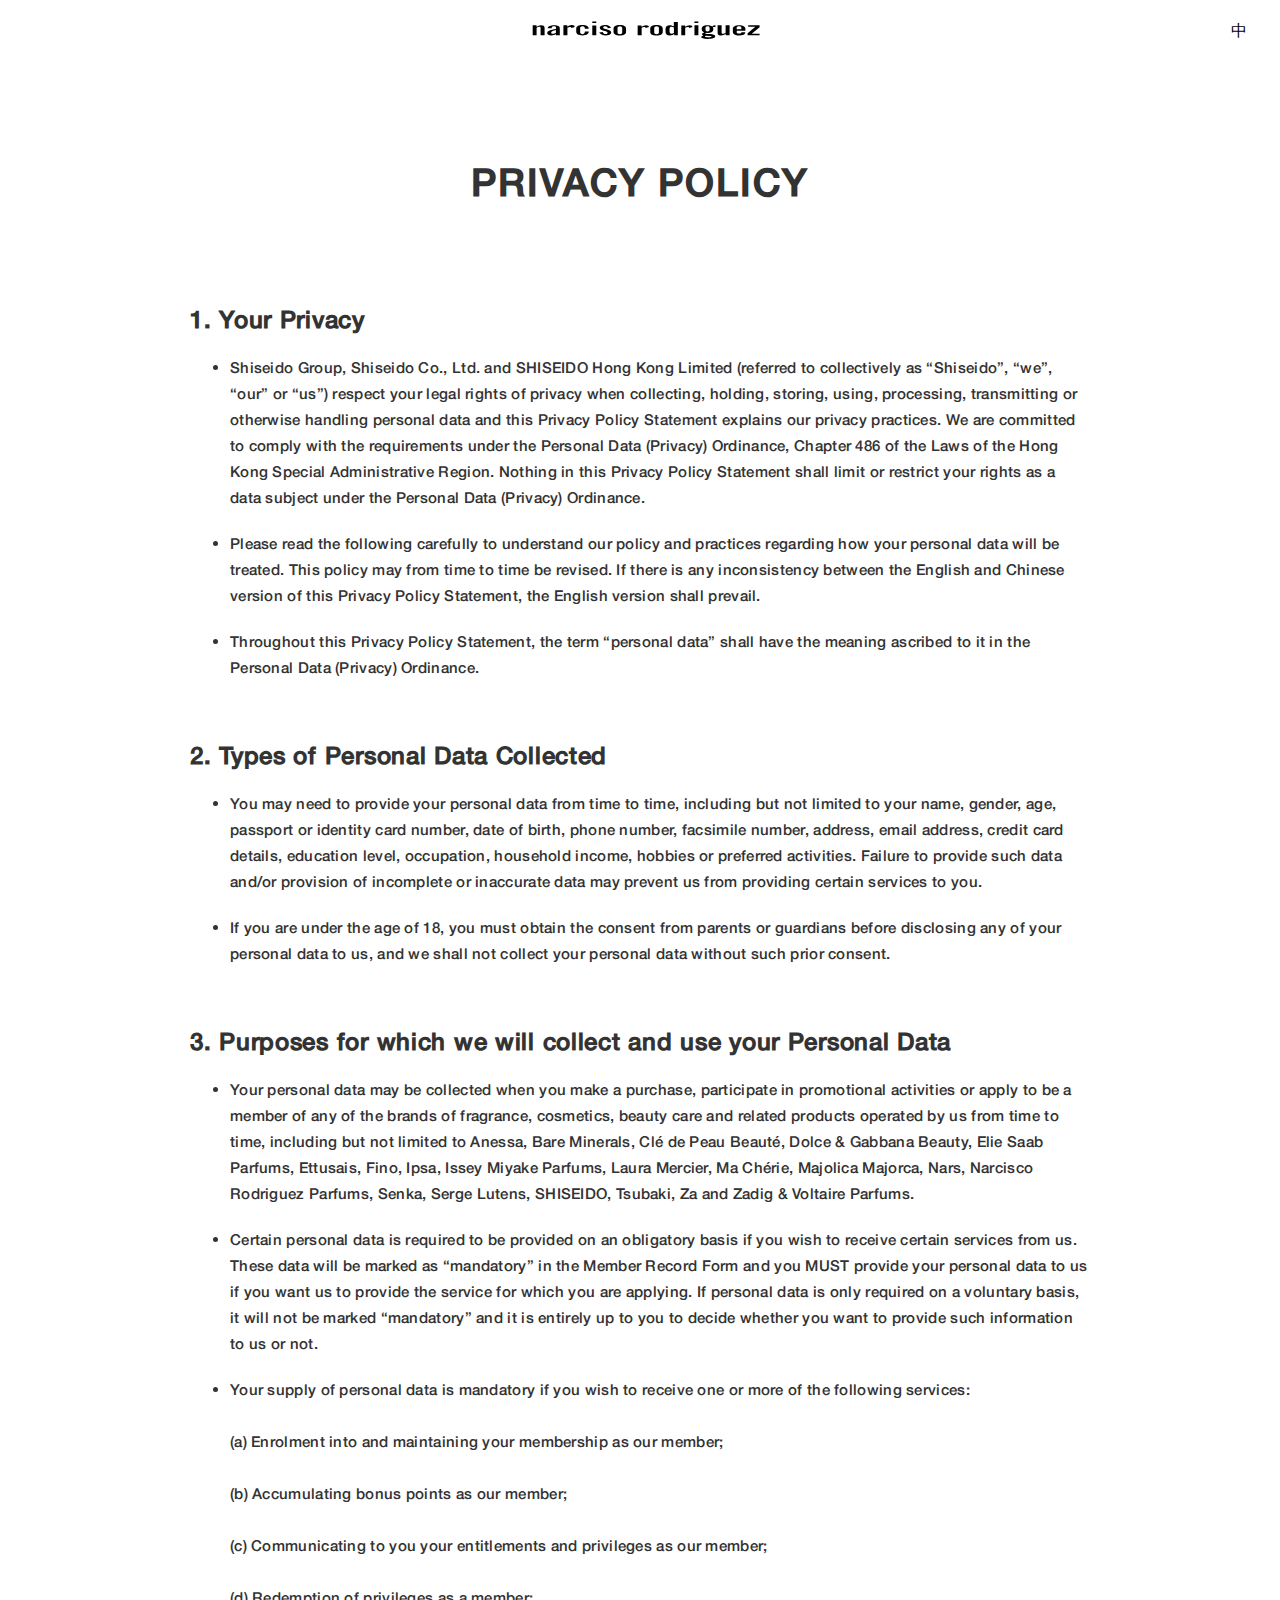
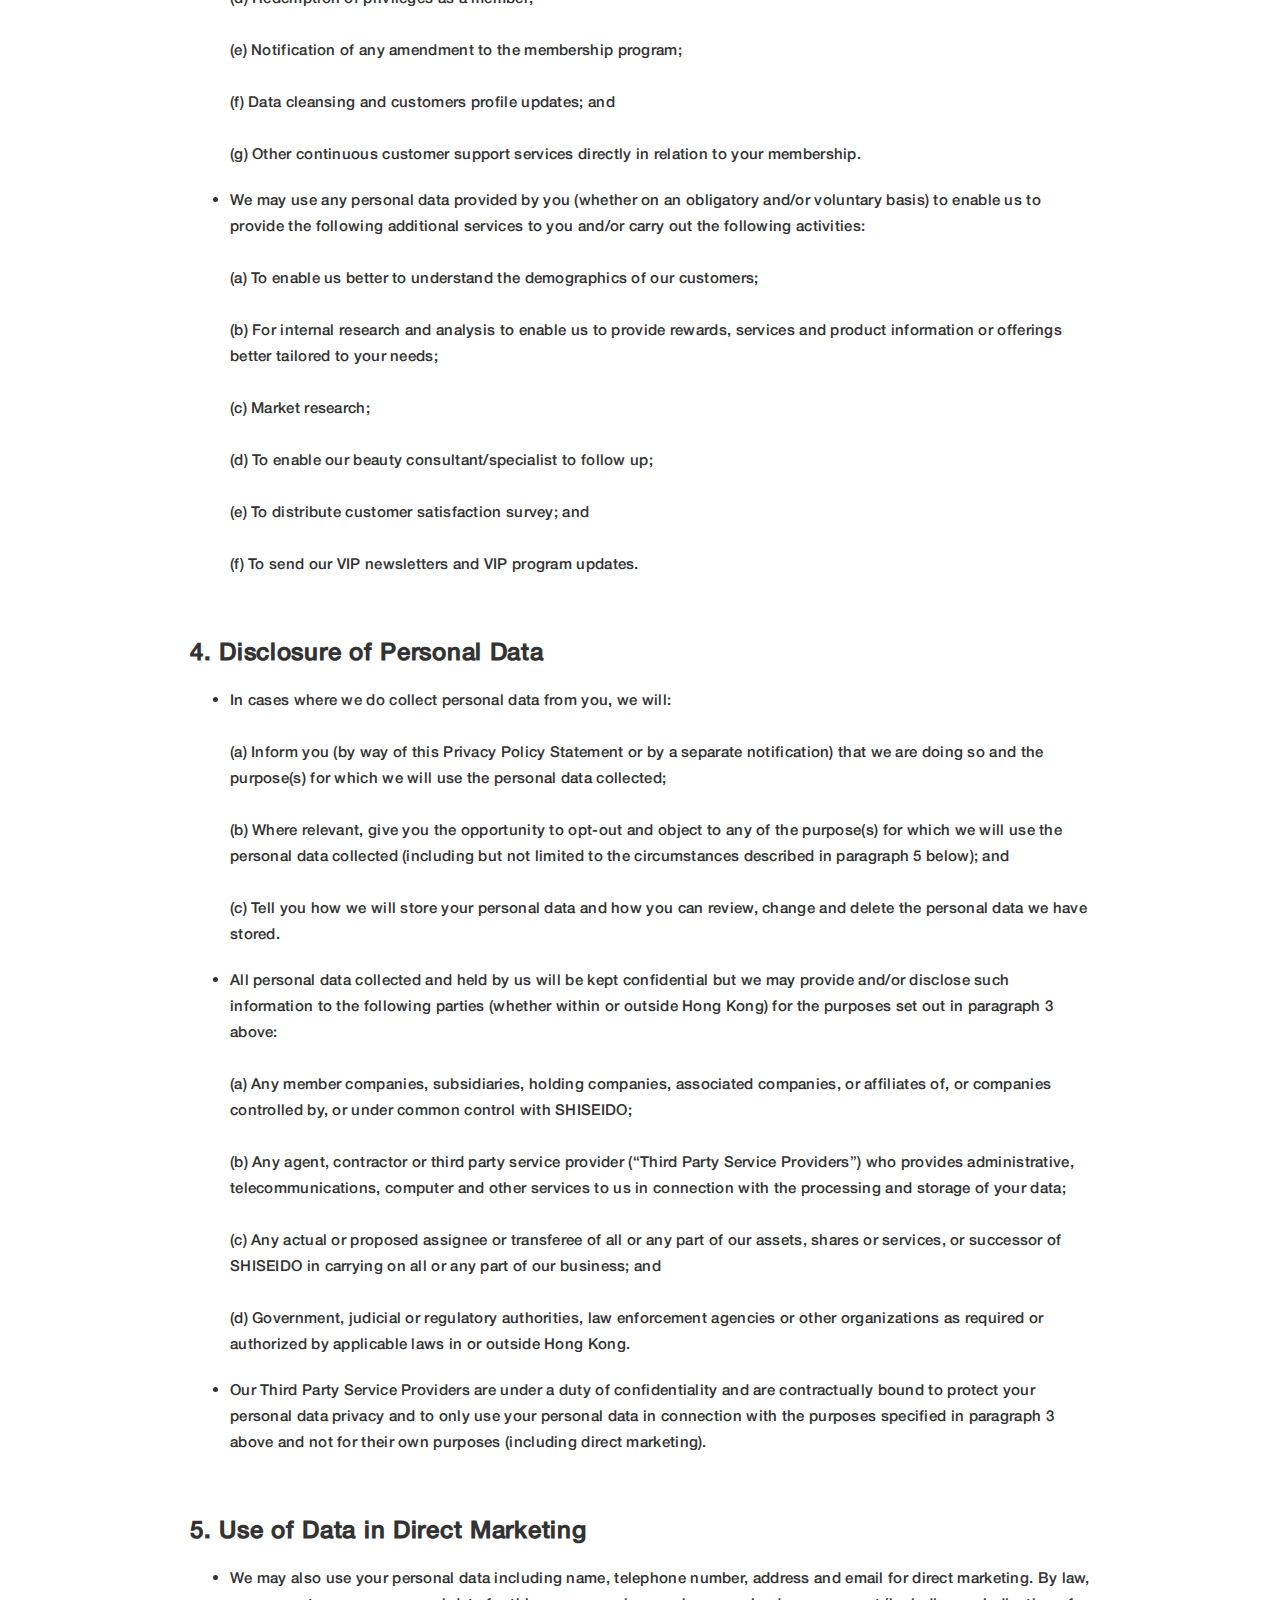
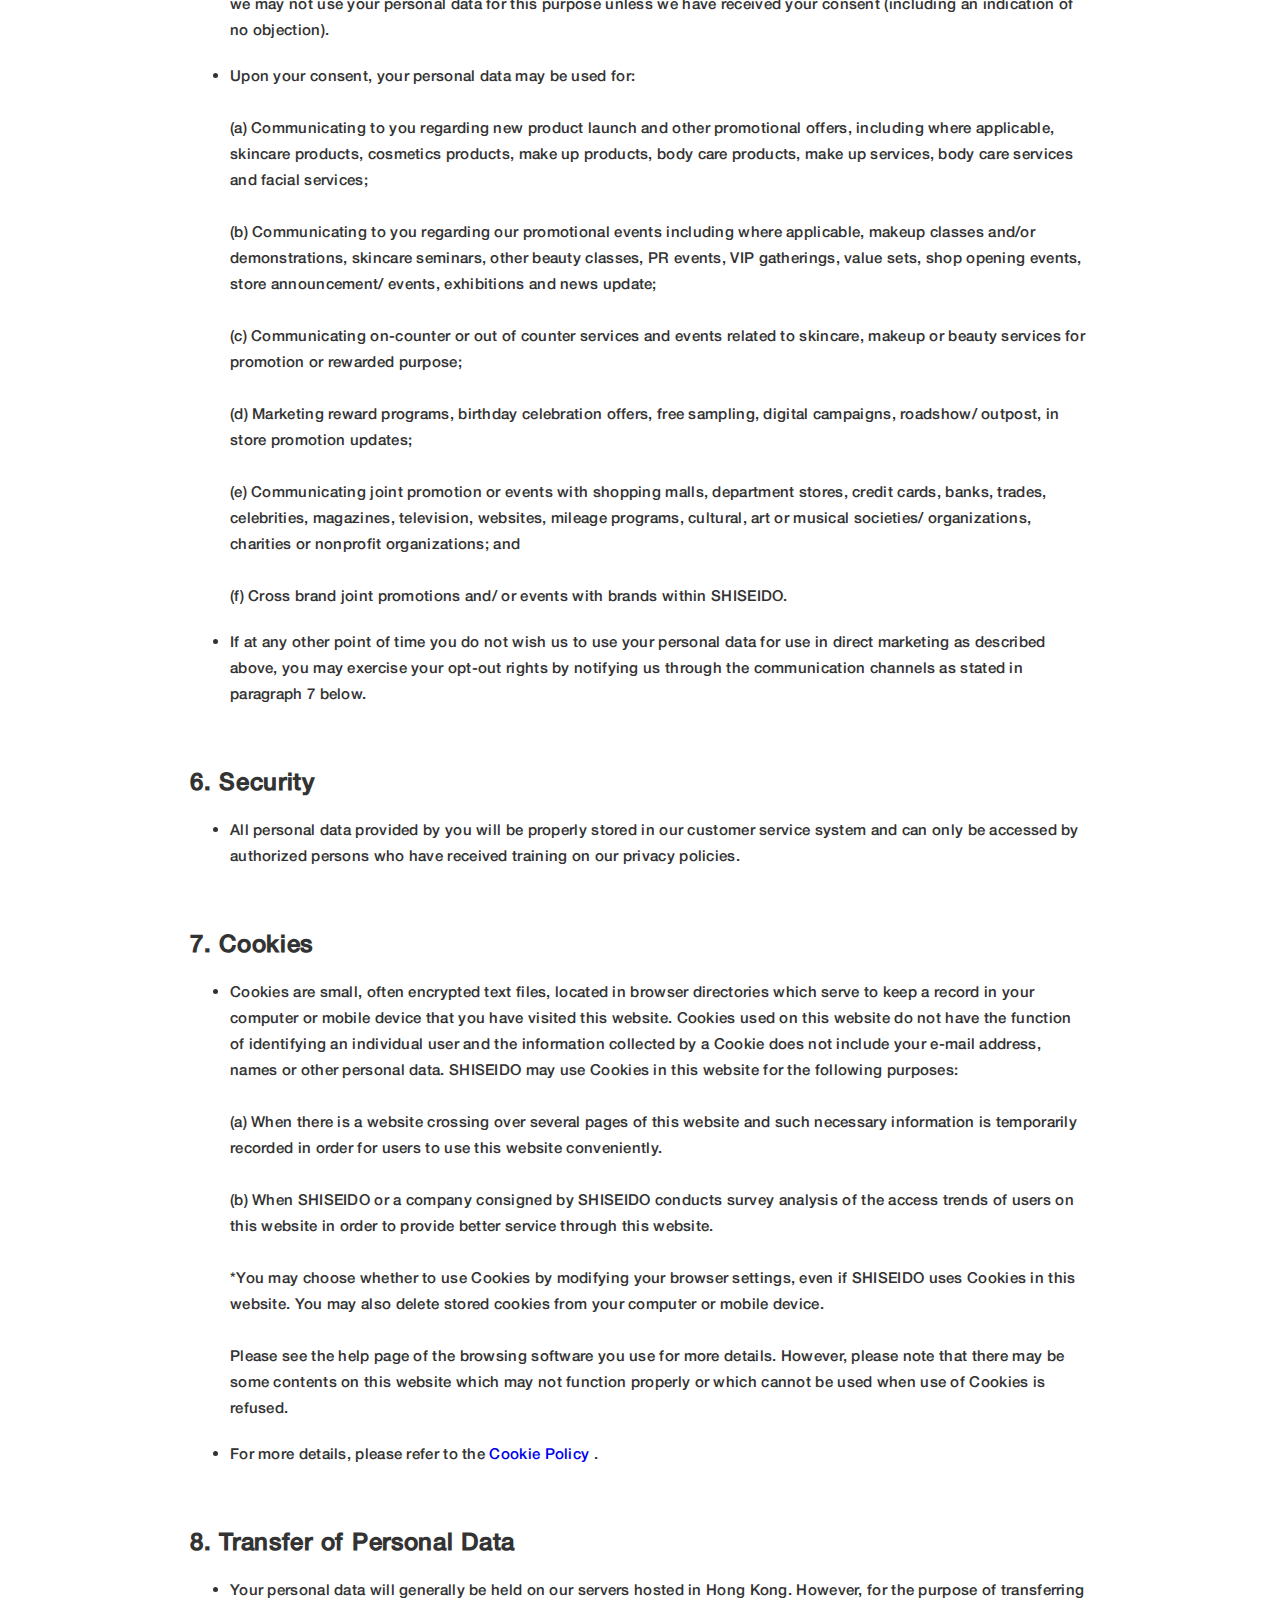
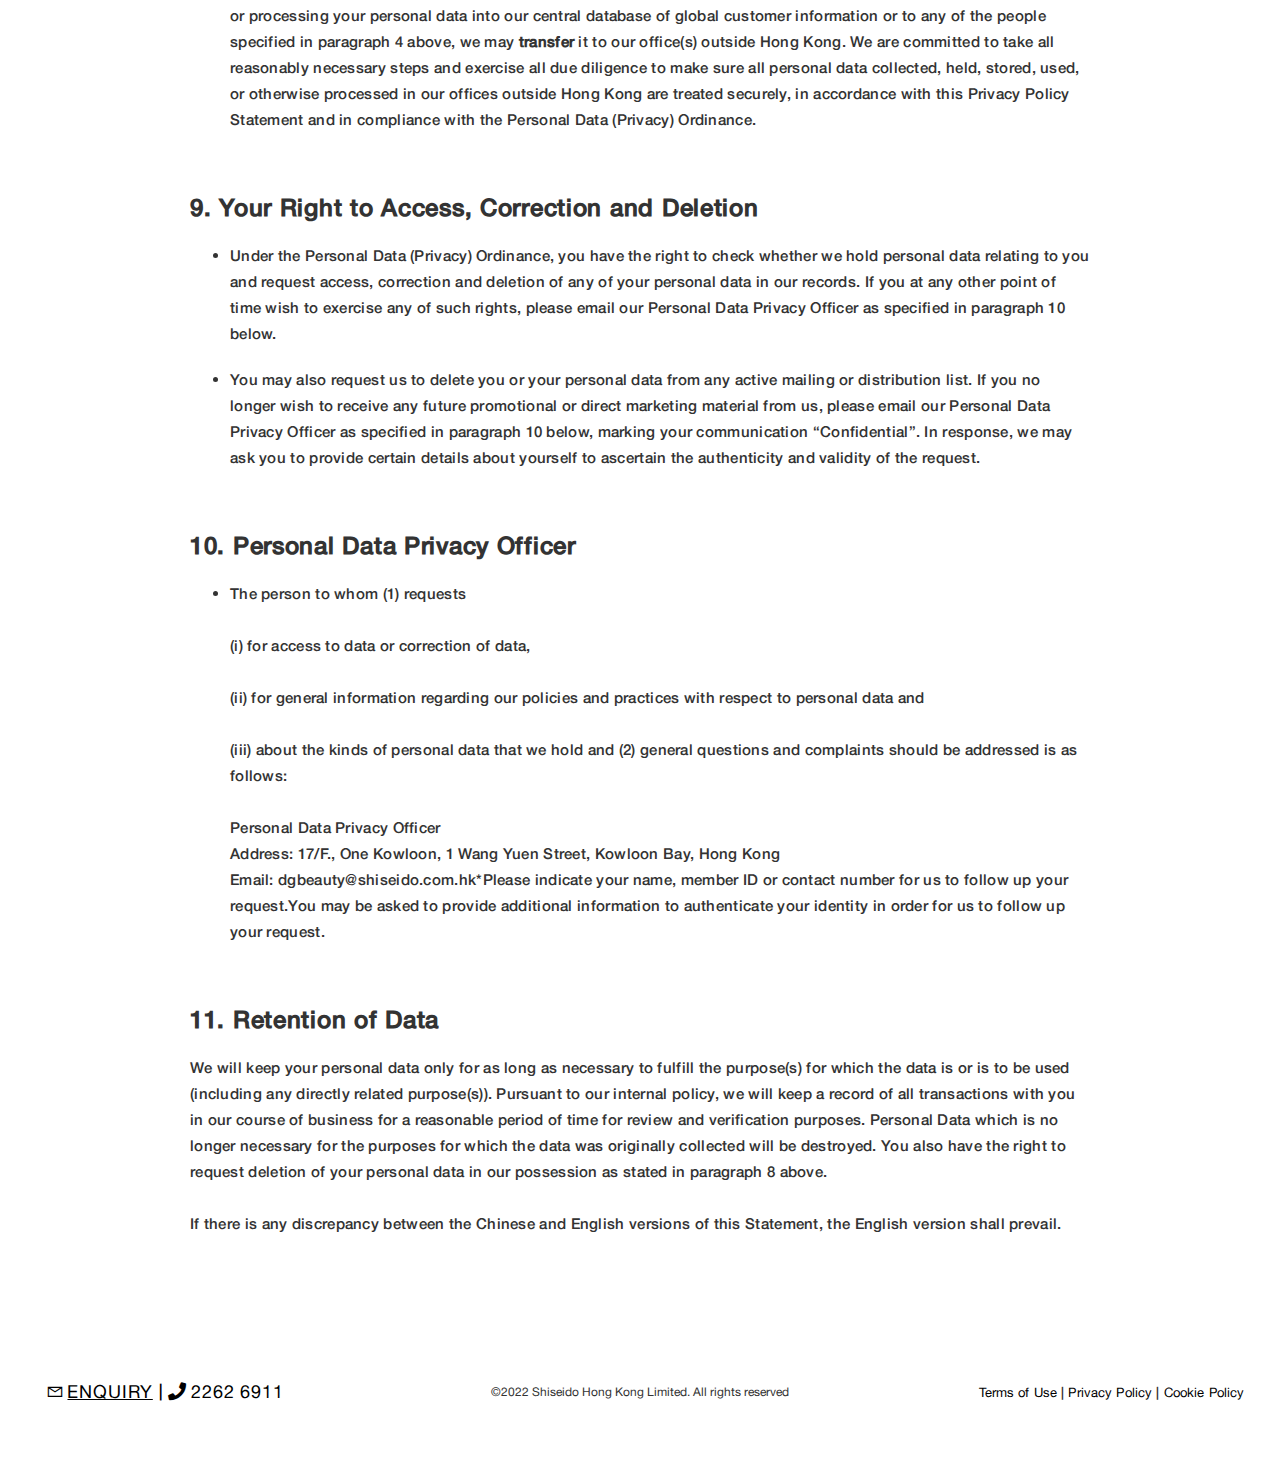
<file: privacy-policy.html>
<!DOCTYPE html><!--  This site was created in Webflow. http://www.webflow.com  -->
<!--  Last Published: Tue Feb 22 2022 06:08:16 GMT+0000 (Coordinated Universal Time)  -->
<html data-wf-page="61e8dfdef1fc7d33c6c2eee1" data-wf-site="61e8dfdef1fc7dc3c4c2eeda">
<head>
  <meta charset="utf-8">
  <title>narciso rodriguez - for her fragrance collection</title>
  <meta content="Discover The Art of Layering with narciso rodriguez’s iconic for her fragrance collection during this Christmas." name="description">
  <meta content="narciso rodriguez - for her fragrance collection" property="og:title">
  <meta content="Discover The Art of Layering with narciso rodriguez’s iconic for her fragrance collection during this Christmas." property="og:description">
  <meta content="./images/nr_open_graph.jpg" property="og:image">
  <meta content="narciso rodriguez - for her fragrance collection" property="twitter:title">
  <meta content="Discover The Art of Layering with narciso rodriguez’s iconic for her fragrance collection during this Christmas." property="twitter:description">
  <meta content="./images/nr_open_graph.jpg" property="twitter:image">
  <meta property="og:type" content="website">
  <meta content="summary_large_image" name="twitter:card">
  <meta content="width=device-width, initial-scale=1" name="viewport">
  <meta content="Webflow" name="generator">
  <link href="css/normalize.css?v=202202221415" rel="stylesheet" type="text/css">
  <link href="css/webflow.css?v=202202221415" rel="stylesheet" type="text/css">
  <link href="css/nr-for-her-rose.webflow.css?v=202202221415" rel="stylesheet" type="text/css">
  <script src="js/webfont.js" type="text/javascript"></script>
  <script type="text/javascript">WebFont.load({  google: {    families: ["Montserrat:100,100italic,200,200italic,300,300italic,400,400italic,500,500italic,600,600italic,700,700italic,800,800italic,900,900italic"]  }});</script>
  <!-- [if lt IE 9]><script src="https://cdnjs.cloudflare.com/ajax/libs/html5shiv/3.7.3/html5shiv.min.js" type="text/javascript"></script><![endif] -->
  <script type="text/javascript">!function(o,c){var n=c.documentElement,t=" w-mod-";n.className+=t+"js",("ontouchstart"in o||o.DocumentTouch&&c instanceof DocumentTouch)&&(n.className+=t+"touch")}(window,document);</script>
  <link href="images/favicon.png" rel="shortcut icon" type="image/x-icon">
  <link href="images/webclip.png" rel="apple-touch-icon">
  <meta name="facebook-domain-verification" content="67iut79b76yoipkx9ggtesu98i9ajb">
  <!--  
Start of global snippet: Please do not remove
Place this snippet between the <head> and </head> tags on every page of your site.
 -->
  <!--  Global site tag (gtag.js) - Google Marketing Platform  -->
  <script async="" src="https://www.googletagmanager.com/gtag/js?id=DC-8387517"></script>
  <script async="" src="https://www.googletagmanager.com/gtag/js?id=G-N6RKX1L51Z"></script>
  <script>
  window.dataLayer = window.dataLayer || [];
  function gtag(){dataLayer.push(arguments);}
  gtag('js', new Date());
  gtag('config', 'DC-8387517');
  gtag('config', 'G-N6RKX1L51Z');
</script>
  <!--  End of global snippet: Please do not remove  -->
  <style>html.menu-open,
body.menu-open {
  overflow: hidden;
}
.header-new.menu-open {
  position: fixed;
}
.nav-menu-4.w--nav-menu-open {
  display: flex !important;
  justify-content: space-evenly;
}
.non-clickable {
	opacity: 0.4;
  pointer-events: none;
}
.object-fit {
  object-fit: cover;
}
.parallax-wrapper {
  pointer-events: none;
}
form .error {
	color: red;
  text-align: left;
}
/* for youtube iframe */
.yt-player {
  pointer-events: none;
}
.yt-video iframe {
  width: 100%;
  height: 100%;
  opacity: 1;
}
.yt-video.active iframe {
  opacity: 0;
}
.w-slider-nav-invert>div.w-active {
  background-color: #000000;
}
@media (min-width: 1024px) and (max-width: 1366px) {
  .paragraph-5 {
    padding-top: 0px;
  }
  .paragraph-3 {
    padding-left: 50px;
    padding-right: 50px;
  }
  .image-50 {
    display: none;
  }
  .image-51 {
    display: none;
  }
  .image-52 {
    display: none;
  }
  .image-49 {
    display: none;
  }
  .image-8 {
    padding: 30px 0px 30px 0;
  }
  .text-block-13 {
    padding-bottom: 30px;
  }
  .text-block-6 {
    padding-bottom: 30px;
  }
  .text-block-12 {
    padding-bottom: 30px;
  }
  .image-40 {
    display: none;
  }
  .image-39 {
    display: none;
  }
  .div-block-16 {
    display: none;
  }
  .image-56 {
    display: none;
  }
  .text-block-7 {
    padding-top: 40px;
    padding-bottom: 80px;
  }
  .div-block-35 {
    width: 100%;
  }
}
@media (min-width: 768px) and (max-width: 991px) {
}
@media (min-width: 576px) and (max-width: 767px) {
}
@media (max-width: 575px) {
}
</style>
</head>
<body class="body">
  <div data-animation="default" class="header-new w-nav" data-easing2="ease-in-out-expo" data-easing="ease-in-out-expo" data-collapse="all" role="banner" data-no-scroll="1" data-duration="600" data-doc-height="1">
    <div class="header-bg"></div>
    <div class="container-wrapper w-container">
      <div class="div-block-42"></div>
      <a href="index.html" class="brand-3 w-nav-brand"><img src="images/nr-logo.svg" width="350" alt=""></a>
      <a href="privacy-policy.html" class="btn-lang">中</a>
    </div>
    <nav role="navigation" class="nav-menu-4 w-nav-menu">
      <a href="#" class="menu-item-2 w-nav-link">The Story of Light Blue Forever</a>
      <a href="#" class="menu-item-2 w-nav-link">Register for Fragrance Sample</a>
      <a href="#" class="menu-item-2 w-nav-link"><strong class="menu-item-2">Visit our Store</strong></a>
    </nav>
  </div>
  <div class="section wf-section">
    <div class="tc-div">
      <h1 class="heading-page">PRIVACY POLICY</h1>
      <h3 class="heading-sub">1. Your Privacy</h3>
      <ul role="list" class="list">
        <li class="list-item">Shiseido Group, Shiseido Co., Ltd. and SHISEIDO Hong Kong Limited (referred to collectively as “Shiseido”, “we”, “our” or “us”) respect your legal rights of privacy when collecting, holding, storing, using, processing, transmitting or otherwise handling personal data and this Privacy Policy Statement explains our privacy practices. We are committed to comply with the requirements under the Personal Data (Privacy) Ordinance, Chapter 486 of the Laws of the Hong Kong Special Administrative Region. Nothing in this Privacy Policy Statement shall limit or restrict your rights as a data subject under the Personal Data (Privacy) Ordinance.</li>
        <li class="list-item">Please read the following carefully to understand our policy and practices regarding how your personal data will be treated. This policy may from time to time be revised. If there is any inconsistency between the English and Chinese version of this Privacy Policy Statement, the English version shall prevail.</li>
        <li class="list-item">Throughout this Privacy Policy Statement, the term “personal data” shall have the meaning ascribed to it in the Personal Data (Privacy) Ordinance.</li>
      </ul>
      <h3 class="heading-sub">2. Types of Personal Data Collected</h3>
      <ul role="list" class="list">
        <li class="list-item">You may need to provide your personal data from time to time, including but not limited to your name, gender, age, passport or identity card number, date of birth, phone number, facsimile number, address, email address, credit card details, education level, occupation, household income, hobbies or preferred activities. Failure to provide such data and/or provision of incomplete or inaccurate data may prevent us from providing certain services to you.</li>
        <li class="list-item">If you are under the age of 18, you must obtain the consent from parents or guardians before disclosing any of your personal data to us, and we shall not collect your personal data without such prior consent.</li>
      </ul>
      <h3 class="heading-sub">3. Purposes for which we will collect and use your Personal Data<br></h3>
      <ul role="list" class="list">
        <li class="list-item">Your personal data may be collected when you make a purchase, participate in promotional activities or apply to be a member of any of the brands of fragrance, cosmetics, beauty care and related products operated by us from time to time, including but not limited to Anessa, Bare Minerals, Clé de Peau Beauté, Dolce &amp; Gabbana Beauty, Elie Saab Parfums, Ettusais, Fino, Ipsa, Issey Miyake Parfums, Laura Mercier, Ma Chérie, Majolica Majorca, Nars, Narcisco Rodriguez Parfums, Senka, Serge Lutens, SHISEIDO, Tsubaki, Za and Zadig &amp; Voltaire Parfums.</li>
        <li class="list-item">Certain personal data is required to be provided on an obligatory basis if you wish to receive certain services from us. These data will be marked as “mandatory” in the Member Record Form and you MUST provide your personal data to us if you want us to provide the service for which you are applying. If personal data is only required on a voluntary basis, it will not be marked “mandatory” and it is entirely up to you to decide whether you want to provide such information to us or not.</li>
        <li class="list-item">Your supply of personal data is mandatory if you wish to receive one or more of the following services: <br><br>(a) Enrolment into and maintaining your membership as our member;<br><br>(b) Accumulating bonus points as our member;<br><br>(c) Communicating to you your entitlements and privileges as our member;<br><br>(d) Redemption of privileges as a member;<br><br>(e) Notification of any amendment to the membership program;<br><br>(f) Data cleansing and customers profile updates; and<br><br>(g) Other continuous customer support services directly in relation to your membership.</li>
        <li class="list-item">We may use any personal data provided by you (whether on an obligatory and/or voluntary basis) to enable us to provide the following additional services to you and/or carry out the following activities: <br><br>(a) To enable us better to understand the demographics of our customers;<br><br>(b) For internal research and analysis to enable us to provide rewards, services and product information or offerings better tailored to your needs;<br><br>(c) Market research;<br><br>(d) To enable our beauty consultant/specialist to follow up;<br><br>(e) To distribute customer satisfaction survey; and<br><br>(f) To send our VIP newsletters and VIP program updates.</li>
      </ul>
      <h3 class="heading-sub">4. Disclosure of Personal Data<br></h3>
      <ul role="list" class="list">
        <li class="list-item">In cases where we do collect personal data from you, we will: <br><br>(a) Inform you (by way of this Privacy Policy Statement or by a separate notification) that we are doing so and the purpose(s) for which we will use the personal data collected;<br><br>(b) Where relevant, give you the opportunity to opt-out and object to any of the purpose(s) for which we will use the personal data collected (including but not limited to the circumstances described in paragraph 5 below); and<br><br>(c) Tell you how we will store your personal data and how you can review, change and delete the personal data we have stored.<br></li>
        <li class="list-item">All personal data collected and held by us will be kept confidential but we may provide and/or disclose such information to the following parties (whether within or outside Hong Kong) for the purposes set out in paragraph 3 above: <br><br>(a) Any member companies, subsidiaries, holding companies, associated companies, or affiliates of, or companies controlled by, or under common control with SHISEIDO;<br><br>(b) Any agent, contractor or third party service provider (“Third Party Service Providers”) who provides administrative, telecommunications, computer and other services to us in connection with the processing and storage of your data;<br><br>(c) Any actual or proposed assignee or transferee of all or any part of our assets, shares or services, or successor of SHISEIDO in carrying on all or any part of our business; and<br><br>(d) Government, judicial or regulatory authorities, law enforcement agencies or other organizations as required or authorized by applicable laws in or outside Hong Kong.</li>
        <li class="list-item">Our Third Party Service Providers are under a duty of confidentiality and are contractually bound to protect your personal data privacy and to only use your personal data in connection with the purposes specified in paragraph 3 above and not for their own purposes (including direct marketing).<br></li>
      </ul>
      <h3 class="heading-sub">5. Use of Data in Direct Marketing<br></h3>
      <ul role="list" class="list">
        <li class="list-item">We may also use your personal data including name, telephone number, address and email for direct marketing. By law, we may not use your personal data for this purpose unless we have received your consent (including an indication of no objection).<br></li>
        <li class="list-item">Upon your consent, your personal data may be used for:<br><br>(a) Communicating to you regarding new product launch and other promotional offers, including where applicable, skincare products, cosmetics products, make up products, body care products, make up services, body care services and facial services;<br><br>(b) Communicating to you regarding our promotional events including where applicable, makeup classes and/or demonstrations, skincare seminars, other beauty classes, PR events, VIP gatherings, value sets, shop opening events, store announcement/ events, exhibitions and news update;<br><br>(c) Communicating on-counter or out of counter services and events related to skincare, makeup or beauty services for promotion or rewarded purpose;<br><br>(d) Marketing reward programs, birthday celebration offers, free sampling, digital campaigns, roadshow/ outpost, in store promotion updates;<br><br>(e) Communicating joint promotion or events with shopping malls, department stores, credit cards, banks, trades, celebrities, magazines, television, websites, mileage programs, cultural, art or musical societies/ organizations, charities or nonprofit organizations; and<br><br>(f) Cross brand joint promotions and/ or events with brands within SHISEIDO.</li>
        <li class="list-item">If at any other point of time you do not wish us to use your personal data for use in direct marketing as described above, you may exercise your opt-out rights by notifying us through the communication channels as stated in paragraph 7 below.<br></li>
      </ul>
      <h3 class="heading-sub">6. Security<br></h3>
      <ul role="list" class="list">
        <li class="list-item">All personal data provided by you will be properly stored in our customer service system and can only be accessed by authorized persons who have received training on our privacy policies.<br></li>
      </ul>
      <h3 class="heading-sub">7. Cookies<br></h3>
      <ul role="list" class="list">
        <li class="list-item">Cookies are small, often encrypted text files, located in browser directories which serve to keep a record in your computer or mobile device that you have visited this website. Cookies used on this website do not have the function of identifying an individual user and the information collected by a Cookie does not include your e-mail address, names or other personal data. SHISEIDO may use Cookies in this website for the following purposes: <br><br>(a) When there is a website crossing over several pages of this website and such necessary information is temporarily recorded in order for users to use this website conveniently.<br><br>(b) When SHISEIDO or a company consigned by SHISEIDO conducts survey analysis of the access trends of users on this website in order to provide better service through this website. <br><br>*You may choose whether to use Cookies by modifying your browser settings, even if SHISEIDO uses Cookies in this website. You may also delete stored cookies from your computer or mobile device. <br>‍<br>Please see the help page of the browsing software you use for more details. However, please note that there may be some contents on this website which may not function properly or which cannot be used when use of Cookies is refused.<br></li>
        <li class="list-item">For more details, please refer to the <a href="https://www.sicilianqueens.com/en/cookie-policy" target="_blank">Cookie Policy </a>.<br></li>
      </ul>
      <h3 class="heading-sub">8. Transfer of Personal Data<br></h3>
      <ul role="list" class="list">
        <li class="list-item">Your personal data will generally be held on our servers hosted in Hong Kong. However, for the purpose of transferring or processing your personal data into our central database of global customer information or to any of the people specified in paragraph 4 above, we may <strong>transfer</strong> it to our office(s) outside Hong Kong. We are committed to take all reasonably necessary steps and exercise all due diligence to make sure all personal data collected, held, stored, used, or otherwise processed in our offices outside Hong Kong are treated securely, in accordance with this Privacy Policy Statement and in compliance with the Personal Data (Privacy) Ordinance.<br></li>
      </ul>
      <h3 class="heading-sub">9. Your Right to Access, Correction and Deletion<br></h3>
      <ul role="list" class="list">
        <li class="list-item">Under the Personal Data (Privacy) Ordinance, you have the right to check whether we hold personal data relating to you and request access, correction and deletion of any of your personal data in our records. If you at any other point of time wish to exercise any of such rights, please email our Personal Data Privacy Officer as specified in paragraph 10 below.<br></li>
        <li class="list-item">You may also request us to delete you or your personal data from any active mailing or distribution list. If you no longer wish to receive any future promotional or direct marketing material from us, please email our Personal Data Privacy Officer as specified in paragraph 10 below, marking your communication “Confidential”. In response, we may ask you to provide certain details about yourself to ascertain the authenticity and validity of the request.</li>
      </ul>
      <h3 class="heading-sub">10. Personal Data Privacy Officer<br></h3>
      <ul role="list" class="list">
        <li class="list-item">The person to whom (1) requests <br><br>(i) for access to data or correction of data, <br><br>(ii) for general information regarding our policies and practices with respect to personal data and <br><br>(iii) about the kinds of personal data that we hold and (2) general questions and complaints should be addressed is as follows: <br><br>Personal Data Privacy Officer <br>Address: 17/F., One Kowloon, 1 Wang Yuen Street, Kowloon Bay, Hong Kong <br>Email: dgbeauty@shiseido.com.hk*Please indicate your name, member ID or contact number for us to follow up your request.You may be asked to provide additional information to authenticate your identity in order for us to follow up your request.<br></li>
      </ul>
      <h3 class="heading-sub">11. Retention of Data<br></h3>
      <div class="text-block">We will keep your personal data only for as long as necessary to fulfill the purpose(s) for which the data is or is to be used (including any directly related purpose(s)). Pursuant to our internal policy, we will keep a record of all transactions with you in our course of business for a reasonable period of time for review and verification purposes. Personal Data which is no longer necessary for the purposes for which the data was originally collected will be destroyed. You also have the right to request deletion of your personal data in our possession as stated in paragraph 8 above.<br><br>If there is any discrepancy between the Chinese and English versions of this Statement, the English version shall prevail.</div>
      <div class="bottom_div_block"></div>
    </div>
  </div>
  <footer class="section-footer wf-section">
    <div class="section-footer-wrapper">
      <div class="m-footer">
        <div class="div-block-41">
          <div class="text-block-35">
            <a href="terms-of-use.html" target="_blank" class="link">Terms of Use</a>   |   <a href="privacy-policy.html" target="_blank" aria-current="page" class="link w--current">Privacy Policy</a>   |   <a href="cookie-policy.html" target="_blank" class="link">Cookie Policy</a>
          </div>
        </div>
        <div class="div-block-bottom">
          <div class="text-block-36">©2022 Shiseido Hong Kong Limited. All rights reserved</div>
        </div>
      </div>
      <div class="footer-content w-row">
        <div class="footer-logo w-col w-col-4 w-col-small-4">
          <div class="enquiry">
            <a href="mailto:info_fragrance@shiseido.com.hk?subject=narciso%20rodriguez%20Parfums%20Enquiry" class="enquiry-2"><span class="fa-button-2"></span> <span class="text-span-2-copy enquiry-mail">ENQUIRY</span></a>
            <a href="#" class="text-span-5"> | </a>
            <a href="tel:+85222626911" class="enquiry-2"><span class="fa-button-3"> </span><span class="text-span-2-copy">2262 6911</span></a>
          </div>
        </div>
        <div class="footer-tagline w-col w-col-4 w-col-small-4">
          <div class="text-block-36">©2022 Shiseido Hong Kong Limited. All rights reserved</div>
        </div>
        <div class="footer-social-icons w-col w-col-4 w-col-small-4">
          <div class="text-block-35">
            <a href="terms-of-use.html" target="_blank" class="link">Terms of Use</a>    |    <a href="privacy-policy.html" target="_blank" aria-current="page" class="link w--current">Privacy Policy</a>   |    <a href="cookie-policy.html" target="_blank" class="link">Cookie Policy</a>
          </div>
        </div>
      </div>
    </div>
  </footer>
  <script src="https://d3e54v103j8qbb.cloudfront.net/js/jquery-3.5.1.min.dc5e7f18c8.js?site=61e8dfdef1fc7dc3c4c2eeda" type="text/javascript" integrity="sha256-9/aliU8dGd2tb6OSsuzixeV4y/faTqgFtohetphbbj0=" crossorigin="anonymous"></script>
  <script src="js/webflow.js?v=202202221415" type="text/javascript"></script>
  <!-- [if lte IE 9]><script src="https://cdnjs.cloudflare.com/ajax/libs/placeholders/3.0.2/placeholders.min.js"></script><![endif] -->
  <script src="js/jquery.validate.min.js"></script>
</body>
</html>
</file>
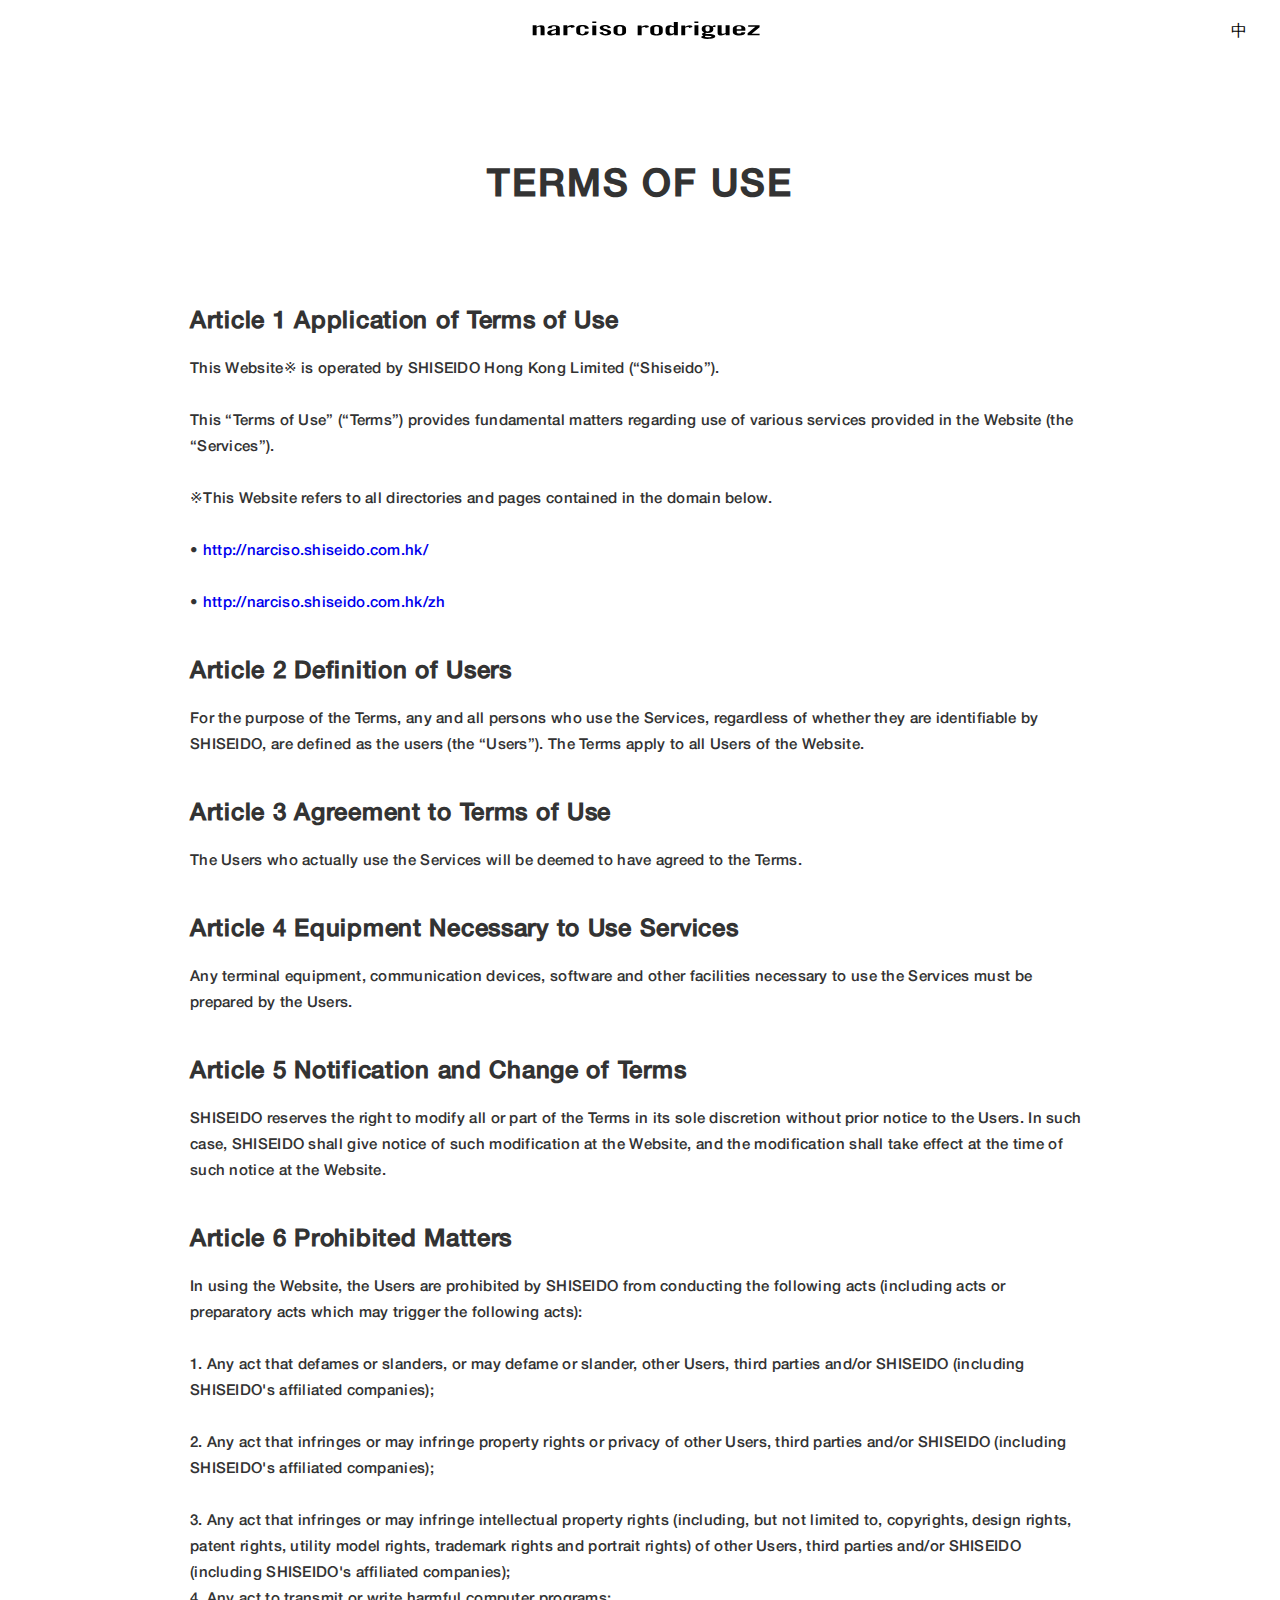
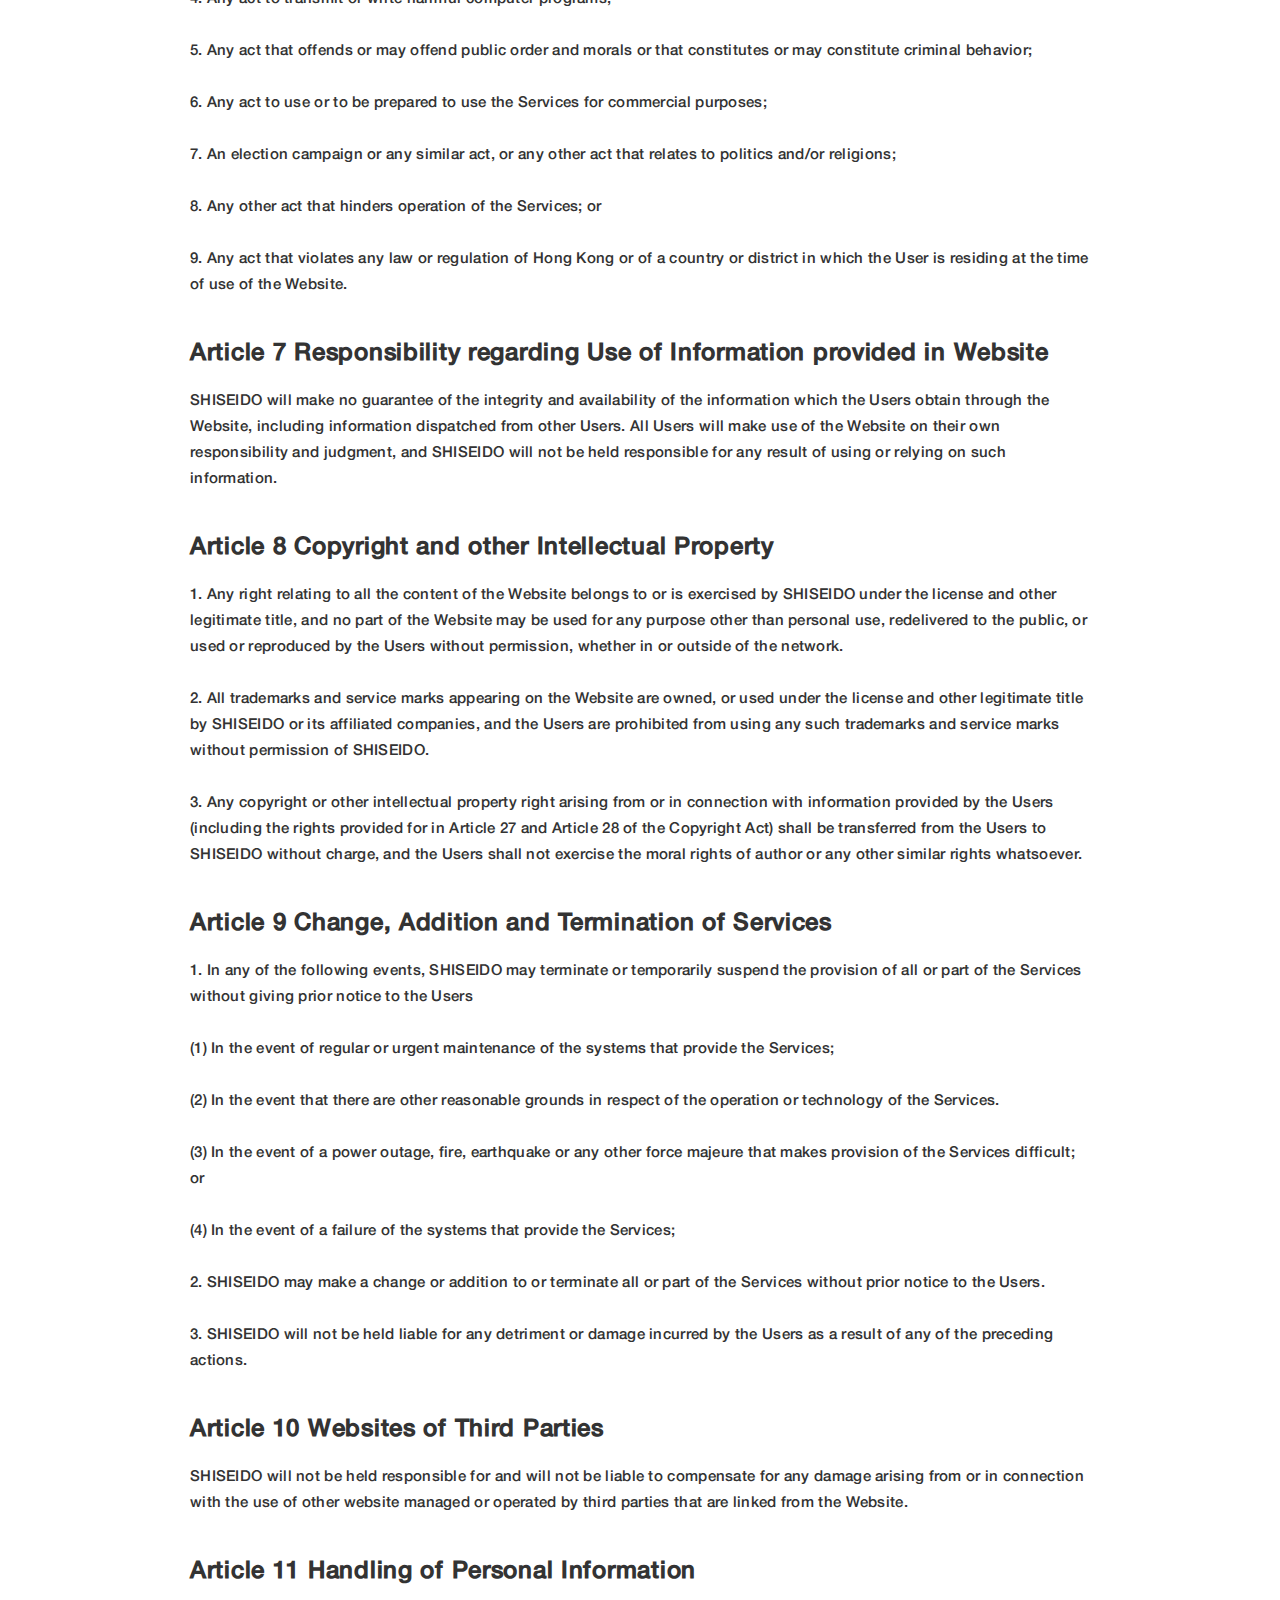
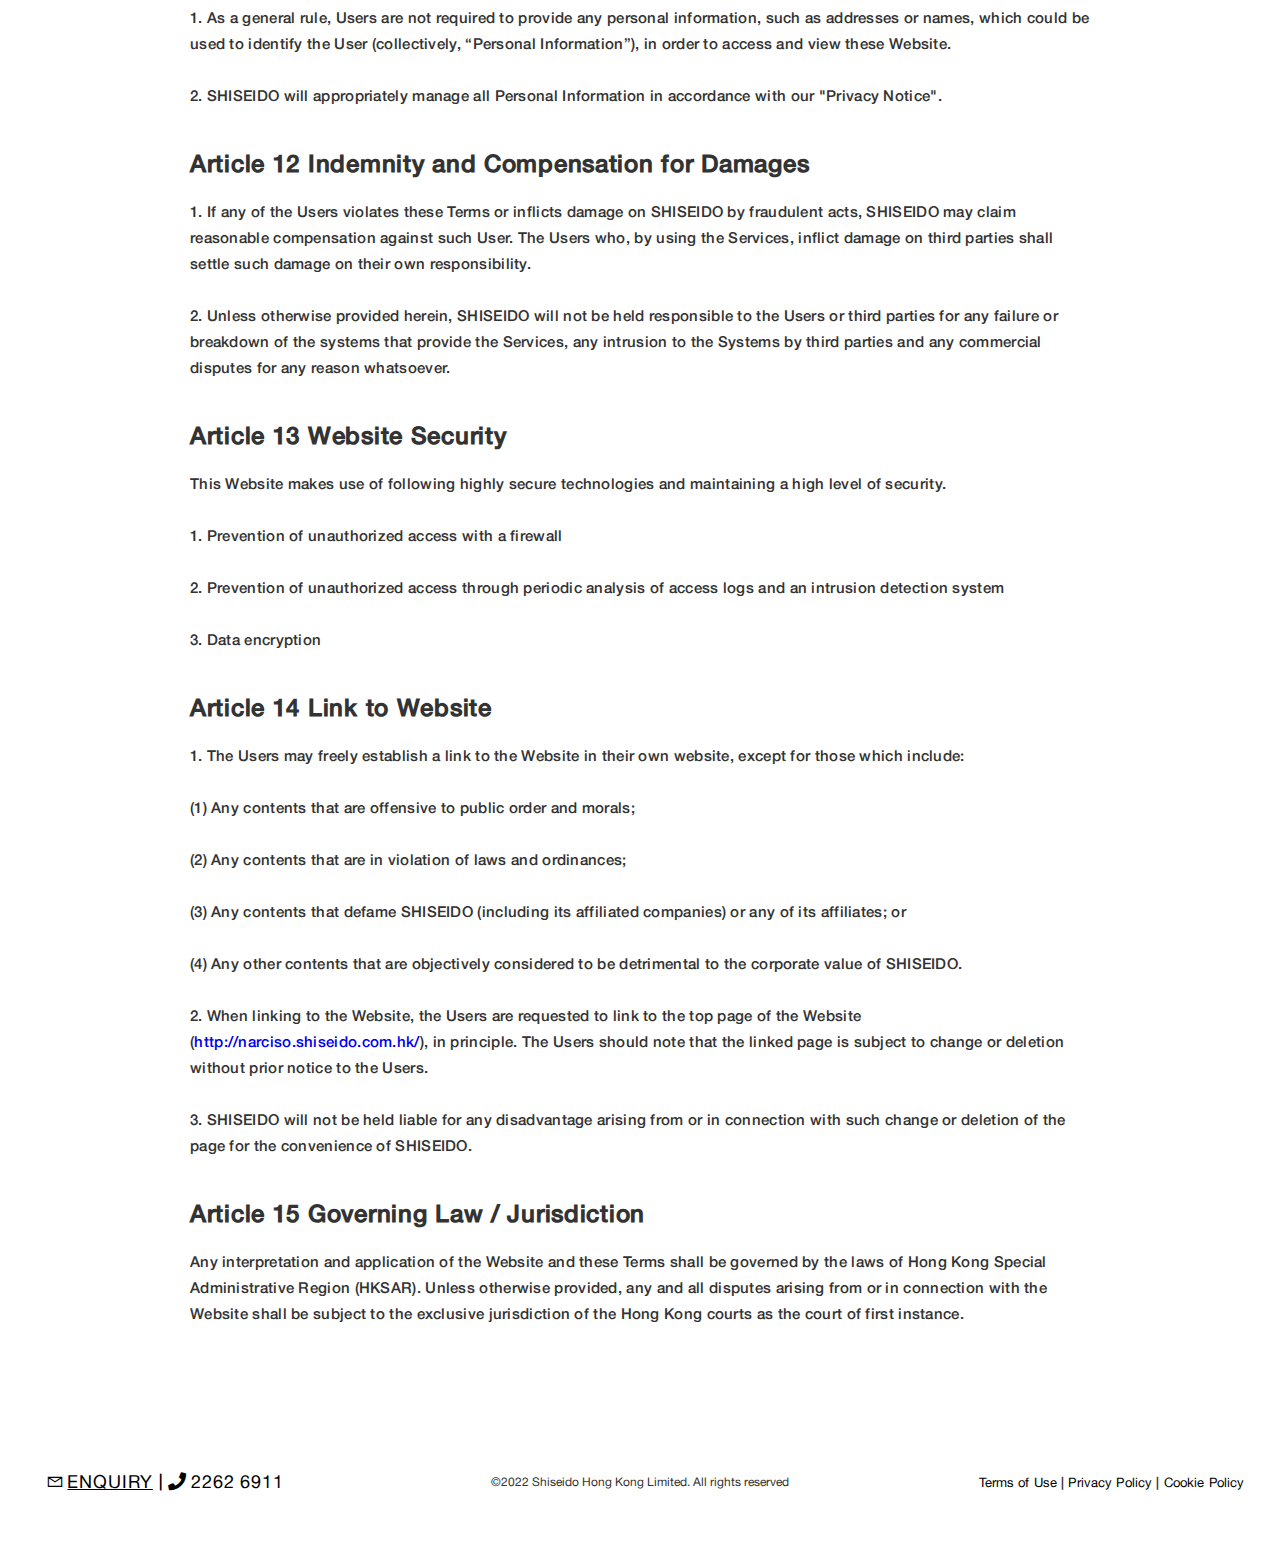
<file: terms-of-use.html>
<!DOCTYPE html><!--  This site was created in Webflow. http://www.webflow.com  -->
<!--  Last Published: Tue Feb 22 2022 06:08:16 GMT+0000 (Coordinated Universal Time)  -->
<html data-wf-page="61e8dfdef1fc7d7936c2eee3" data-wf-site="61e8dfdef1fc7dc3c4c2eeda">
<head>
  <meta charset="utf-8">
  <title>narciso rodriguez - for her fragrance collection</title>
  <meta content="Discover The Art of Layering with narciso rodriguez’s iconic for her fragrance collection during this Christmas." name="description">
  <meta content="narciso rodriguez - for her fragrance collection" property="og:title">
  <meta content="Discover The Art of Layering with narciso rodriguez’s iconic for her fragrance collection during this Christmas." property="og:description">
  <meta content="./images/nr_open_graph.jpg" property="og:image">
  <meta content="narciso rodriguez - for her fragrance collection" property="twitter:title">
  <meta content="Discover The Art of Layering with narciso rodriguez’s iconic for her fragrance collection during this Christmas." property="twitter:description">
  <meta content="./images/nr_open_graph.jpg" property="twitter:image">
  <meta property="og:type" content="website">
  <meta content="summary_large_image" name="twitter:card">
  <meta content="width=device-width, initial-scale=1" name="viewport">
  <meta content="Webflow" name="generator">
  <link href="css/normalize.css?v=202202221415" rel="stylesheet" type="text/css">
  <link href="css/webflow.css?v=202202221415" rel="stylesheet" type="text/css">
  <link href="css/nr-for-her-rose.webflow.css?v=202202221415" rel="stylesheet" type="text/css">
  <script src="js/webfont.js" type="text/javascript"></script>
  <script type="text/javascript">WebFont.load({  google: {    families: ["Montserrat:100,100italic,200,200italic,300,300italic,400,400italic,500,500italic,600,600italic,700,700italic,800,800italic,900,900italic"]  }});</script>
  <!-- [if lt IE 9]><script src="https://cdnjs.cloudflare.com/ajax/libs/html5shiv/3.7.3/html5shiv.min.js" type="text/javascript"></script><![endif] -->
  <script type="text/javascript">!function(o,c){var n=c.documentElement,t=" w-mod-";n.className+=t+"js",("ontouchstart"in o||o.DocumentTouch&&c instanceof DocumentTouch)&&(n.className+=t+"touch")}(window,document);</script>
  <link href="images/favicon.png" rel="shortcut icon" type="image/x-icon">
  <link href="images/webclip.png" rel="apple-touch-icon">
  <meta name="facebook-domain-verification" content="67iut79b76yoipkx9ggtesu98i9ajb">
  <!--  
Start of global snippet: Please do not remove
Place this snippet between the <head> and </head> tags on every page of your site.
 -->
  <!--  Global site tag (gtag.js) - Google Marketing Platform  -->
  <script async="" src="https://www.googletagmanager.com/gtag/js?id=DC-8387517"></script>
  <script async="" src="https://www.googletagmanager.com/gtag/js?id=G-N6RKX1L51Z"></script>
  <script>
  window.dataLayer = window.dataLayer || [];
  function gtag(){dataLayer.push(arguments);}
  gtag('js', new Date());
  gtag('config', 'DC-8387517');
  gtag('config', 'G-N6RKX1L51Z');
</script>
  <!--  End of global snippet: Please do not remove  -->
  <style>html.menu-open,
body.menu-open {
  overflow: hidden;
}
.header-new.menu-open {
  position: fixed;
}
.nav-menu-4.w--nav-menu-open {
  display: flex !important;
  justify-content: space-evenly;
}
.non-clickable {
	opacity: 0.4;
  pointer-events: none;
}
.object-fit {
  object-fit: cover;
}
.parallax-wrapper {
  pointer-events: none;
}
form .error {
	color: red;
  text-align: left;
}
/* for youtube iframe */
.yt-player {
  pointer-events: none;
}
.yt-video iframe {
  width: 100%;
  height: 100%;
  opacity: 1;
}
.yt-video.active iframe {
  opacity: 0;
}
.w-slider-nav-invert>div.w-active {
  background-color: #000000;
}
@media (min-width: 1024px) and (max-width: 1366px) {
  .paragraph-5 {
    padding-top: 0px;
  }
  .paragraph-3 {
    padding-left: 50px;
    padding-right: 50px;
  }
  .image-50 {
    display: none;
  }
  .image-51 {
    display: none;
  }
  .image-52 {
    display: none;
  }
  .image-49 {
    display: none;
  }
  .image-8 {
    padding: 30px 0px 30px 0;
  }
  .text-block-13 {
    padding-bottom: 30px;
  }
  .text-block-6 {
    padding-bottom: 30px;
  }
  .text-block-12 {
    padding-bottom: 30px;
  }
  .image-40 {
    display: none;
  }
  .image-39 {
    display: none;
  }
  .div-block-16 {
    display: none;
  }
  .image-56 {
    display: none;
  }
  .text-block-7 {
    padding-top: 40px;
    padding-bottom: 80px;
  }
  .div-block-35 {
    width: 100%;
  }
}
@media (min-width: 768px) and (max-width: 991px) {
}
@media (min-width: 576px) and (max-width: 767px) {
}
@media (max-width: 575px) {
}
</style>
</head>
<body class="body">
  <div data-animation="default" class="header-new w-nav" data-easing2="ease-in-out-expo" data-easing="ease-in-out-expo" data-collapse="all" role="banner" data-no-scroll="1" data-duration="600" data-doc-height="1">
    <div class="header-bg"></div>
    <div class="container-wrapper w-container">
      <div class="div-block-42"></div>
      <a href="index.html" class="brand-3 w-nav-brand"><img src="images/nr-logo.svg" width="350" alt=""></a>
      <a href="terms-of-use.html" class="btn-lang">中</a>
    </div>
    <nav role="navigation" class="nav-menu-4 w-nav-menu">
      <a href="#" class="menu-item-2 w-nav-link">The Story of Light Blue Forever</a>
      <a href="#" class="menu-item-2 w-nav-link">Register for Fragrance Sample</a>
      <a href="#" class="menu-item-2 w-nav-link"><strong class="menu-item-2">Visit our Store</strong></a>
    </nav>
  </div>
  <div class="section wf-section">
    <div class="tc-div">
      <h1 class="heading-page">TERMS OF USE</h1>
      <h3 class="heading-sub">Article 1 Application of Terms of Use</h3>
      <div class="text-block">This Website※ is operated by SHISEIDO Hong Kong Limited (“Shiseido”).<br><br>This “Terms of Use” (“Terms”) provides fundamental matters regarding use of various services provided in the Website (the “Services”).<br><br>※This Website refers to all directories and pages contained in the domain below.<br><br>• <a href="http://narciso.shiseido.com.hk/" target="_blank">http://narciso.shiseido.com.hk/</a><br><br>• <a href="http://narciso.shiseido.com.hk/zh" target="_blank">http://narciso.shiseido.com.hk/zh</a>
      </div>
      <h3 class="heading-sub">Article 2 Definition of Users</h3>
      <div class="text-block">For the purpose of the Terms, any and all persons who use the Services, regardless of whether they are identifiable by SHISEIDO, are defined as the users (the “Users”). The Terms apply to all Users of the Website.</div>
      <h3 class="heading-sub">Article 3 Agreement to Terms of Use</h3>
      <div class="text-block">The Users who actually use the Services will be deemed to have agreed to the Terms.<br></div>
      <h3 class="heading-sub">Article 4 Equipment Necessary to Use Services</h3>
      <div class="text-block">Any terminal equipment, communication devices, software and other facilities necessary to use the Services must be prepared by the Users.</div>
      <h3 class="heading-sub">Article 5 Notification and Change of Terms</h3>
      <div class="text-block">SHISEIDO reserves the right to modify all or part of the Terms in its sole discretion without prior notice to the Users. In such case, SHISEIDO shall give notice of such modification at the Website, and the modification shall take effect at the time of such notice at the Website.</div>
      <h3 class="heading-sub">Article 6 Prohibited Matters</h3>
      <div class="text-block">In using the Website, the Users are prohibited by SHISEIDO from conducting the following acts (including acts or preparatory acts which may trigger the following acts):<br>‍<br>1. Any act that defames or slanders, or may defame or slander, other Users, third parties and/or SHISEIDO (including SHISEIDO&#x27;s affiliated companies);<br>‍<br>2. Any act that infringes or may infringe property rights or privacy of other Users, third parties and/or SHISEIDO (including SHISEIDO&#x27;s affiliated companies);<br>‍<br>3. Any act that infringes or may infringe intellectual property rights (including, but not limited to, copyrights, design rights, patent rights, utility model rights, trademark rights and portrait rights) of other Users, third parties and/or SHISEIDO (including SHISEIDO&#x27;s affiliated companies);<br>4. Any act to transmit or write harmful computer programs;<br>‍<br>5. Any act that offends or may offend public order and morals or that constitutes or may constitute criminal behavior;<br>‍<br>6. Any act to use or to be prepared to use the Services for commercial purposes;<br>‍<br>7. An election campaign or any similar act, or any other act that relates to politics and/or religions;<br>‍<br>8. Any other act that hinders operation of the Services; or<br><br>9. Any act that violates any law or regulation of Hong Kong or of a country or district in which the User is residing at the time of use of the Website.<br></div>
      <h3 class="heading-sub">Article 7 Responsibility regarding Use of Information provided in Website</h3>
      <div class="text-block">SHISEIDO will make no guarantee of the integrity and availability of the information which the Users obtain through the Website, including information dispatched from other Users. All Users will make use of the Website on their own responsibility and judgment, and SHISEIDO will not be held responsible for any result of using or relying on such information.</div>
      <h3 class="heading-sub">Article 8 Copyright and other Intellectual Property</h3>
      <div class="text-block">1. Any right relating to all the content of the Website belongs to or is exercised by SHISEIDO under the license and other legitimate title, and no part of the Website may be used for any purpose other than personal use, redelivered to the public, or used or reproduced by the Users without permission, whether in or outside of the network.<br><br>2. All trademarks and service marks appearing on the Website are owned, or used under the license and other legitimate title by SHISEIDO or its affiliated companies, and the Users are prohibited from using any such trademarks and service marks without permission of SHISEIDO.<br><br>3. Any copyright or other intellectual property right arising from or in connection with information provided by the Users (including the rights provided for in Article 27 and Article 28 of the Copyright Act) shall be transferred from the Users to SHISEIDO without charge, and the Users shall not exercise the moral rights of author or any other similar rights whatsoever.<br></div>
      <h3 class="heading-sub">Article 9 Change, Addition and Termination of Services</h3>
      <div class="text-block">1. In any of the following events, SHISEIDO may terminate or temporarily suspend the provision of all or part of the Services without giving prior notice to the Users<br><br>(1) In the event of regular or urgent maintenance of the systems that provide the Services;<br><br>(2) In the event that there are other reasonable grounds in respect of the operation or technology of the Services.<br><br>(3) In the event of a power outage, fire, earthquake or any other force majeure that makes provision of the Services difficult; or<br><br>(4) In the event of a failure of the systems that provide the Services;<br><br>2. SHISEIDO may make a change or addition to or terminate all or part of the Services without prior notice to the Users.<br><br>3. SHISEIDO will not be held liable for any detriment or damage incurred by the Users as a result of any of the preceding actions.<br></div>
      <h3 class="heading-sub">Article 10 Websites of Third Parties<br></h3>
      <div class="text-block">SHISEIDO will not be held responsible for and will not be liable to compensate for any damage arising from or in connection with the use of other website managed or operated by third parties that are linked from the Website.</div>
      <h3 class="heading-sub">Article 11 Handling of Personal Information</h3>
      <div class="text-block">1. As a general rule, Users are not required to provide any personal information, such as addresses or names, which could be used to identify the User (collectively, “Personal Information”), in order to access and view these Website.<br><br>2. SHISEIDO will appropriately manage all Personal Information in accordance with our &quot;Privacy Notice&quot;.</div>
      <h3 class="heading-sub">Article 12 Indemnity and Compensation for Damages<br></h3>
      <div class="text-block">1. If any of the Users violates these Terms or inflicts damage on SHISEIDO by fraudulent acts, SHISEIDO may claim reasonable compensation against such User. The Users who, by using the Services, inflict damage on third parties shall settle such damage on their own responsibility.<br><br>2. Unless otherwise provided herein, SHISEIDO will not be held responsible to the Users or third parties for any failure or breakdown of the systems that provide the Services, any intrusion to the Systems by third parties and any commercial disputes for any reason whatsoever.<br></div>
      <h3 class="heading-sub">Article 13 Website Security</h3>
      <div class="text-block">This Website makes use of following highly secure technologies and maintaining a high level of security.<br><br>1. Prevention of unauthorized access with a firewall<br><br>2. Prevention of unauthorized access through periodic analysis of access logs and an intrusion detection system<br><br>3. Data encryption</div>
      <h3 class="heading-sub">Article 14 Link to Website</h3>
      <div class="text-block">1. The Users may freely establish a link to the Website in their own website, except for those which include:<br><br>(1) Any contents that are offensive to public order and morals;<br><br>(2) Any contents that are in violation of laws and ordinances;<br><br>(3) Any contents that defame SHISEIDO (including its affiliated companies) or any of its affiliates; or<br><br>(4) Any other contents that are objectively considered to be detrimental to the corporate value of SHISEIDO.<br><br>2. When linking to the Website, the Users are requested to link to the top page of the Website (<a href="http://narciso.shiseido.com.hk/">http://narciso.shiseido.com.hk/</a>), in principle. The Users should note that the linked page is subject to change or deletion without prior notice to the Users.<br><br>3. SHISEIDO will not be held liable for any disadvantage arising from or in connection with such change or deletion of the page for the convenience of SHISEIDO.</div>
      <h3 class="heading-sub">Article 15 Governing Law / Jurisdiction</h3>
      <div class="text-block">Any interpretation and application of the Website and these Terms shall be governed by the laws of Hong Kong Special Administrative Region (HKSAR). Unless otherwise provided, any and all disputes arising from or in connection with the Website shall be subject to the exclusive jurisdiction of the Hong Kong courts as the court of first instance.</div>
      <div class="bottom_div_block"></div>
    </div>
  </div>
  <footer class="section-footer wf-section">
    <div class="section-footer-wrapper">
      <div class="m-footer">
        <div class="div-block-41">
          <div class="text-block-35">
            <a href="terms-of-use.html" target="_blank" aria-current="page" class="link w--current">Terms of Use</a>   |   <a href="privacy-policy.html" target="_blank" class="link">Privacy Policy</a>   |   <a href="cookie-policy.html" target="_blank" class="link">Cookie Policy</a>
          </div>
        </div>
        <div class="div-block-bottom">
          <div class="text-block-36">©2022 Shiseido Hong Kong Limited. All rights reserved</div>
        </div>
      </div>
      <div class="footer-content w-row">
        <div class="footer-logo w-col w-col-4 w-col-small-4">
          <div class="enquiry">
            <a href="mailto:info_fragrance@shiseido.com.hk?subject=narciso%20rodriguez%20Parfums%20Enquiry" class="enquiry-2"><span class="fa-button-2"></span> <span class="text-span-2-copy enquiry-mail">ENQUIRY</span></a>
            <a href="#" class="text-span-5"> | </a>
            <a href="tel:+85222626911" class="enquiry-2"><span class="fa-button-3"> </span><span class="text-span-2-copy">2262 6911</span></a>
          </div>
        </div>
        <div class="footer-tagline w-col w-col-4 w-col-small-4">
          <div class="text-block-36">©2022 Shiseido Hong Kong Limited. All rights reserved</div>
        </div>
        <div class="footer-social-icons w-col w-col-4 w-col-small-4">
          <div class="text-block-35">
            <a href="terms-of-use.html" target="_blank" aria-current="page" class="link w--current">Terms of Use</a>    |    <a href="privacy-policy.html" target="_blank" class="link">Privacy Policy</a>   |    <a href="cookie-policy.html" target="_blank" class="link">Cookie Policy</a>
          </div>
        </div>
      </div>
    </div>
  </footer>
  <script src="https://d3e54v103j8qbb.cloudfront.net/js/jquery-3.5.1.min.dc5e7f18c8.js?site=61e8dfdef1fc7dc3c4c2eeda" type="text/javascript" integrity="sha256-9/aliU8dGd2tb6OSsuzixeV4y/faTqgFtohetphbbj0=" crossorigin="anonymous"></script>
  <script src="js/webflow.js?v=202202221415" type="text/javascript"></script>
  <!-- [if lte IE 9]><script src="https://cdnjs.cloudflare.com/ajax/libs/placeholders/3.0.2/placeholders.min.js"></script><![endif] -->
  <script src="js/jquery.validate.min.js"></script>
</body>
</html>
</file>
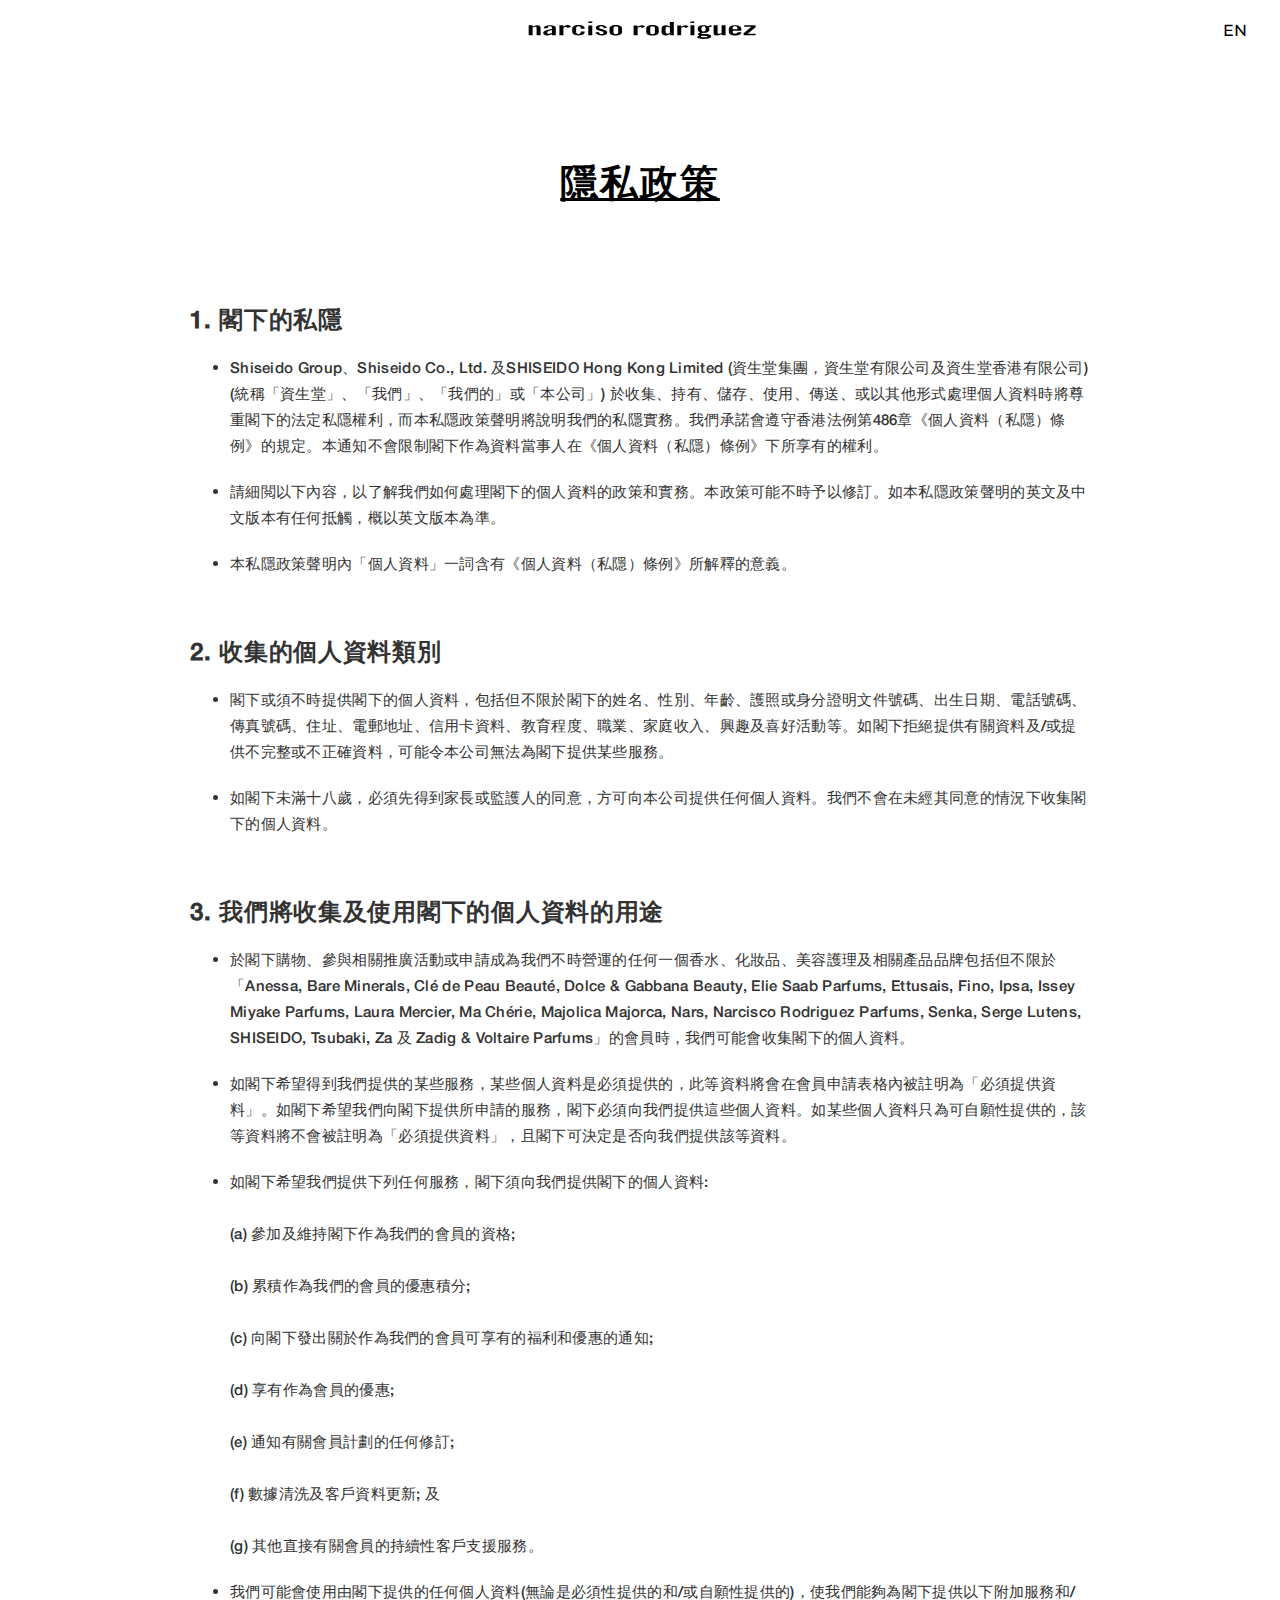
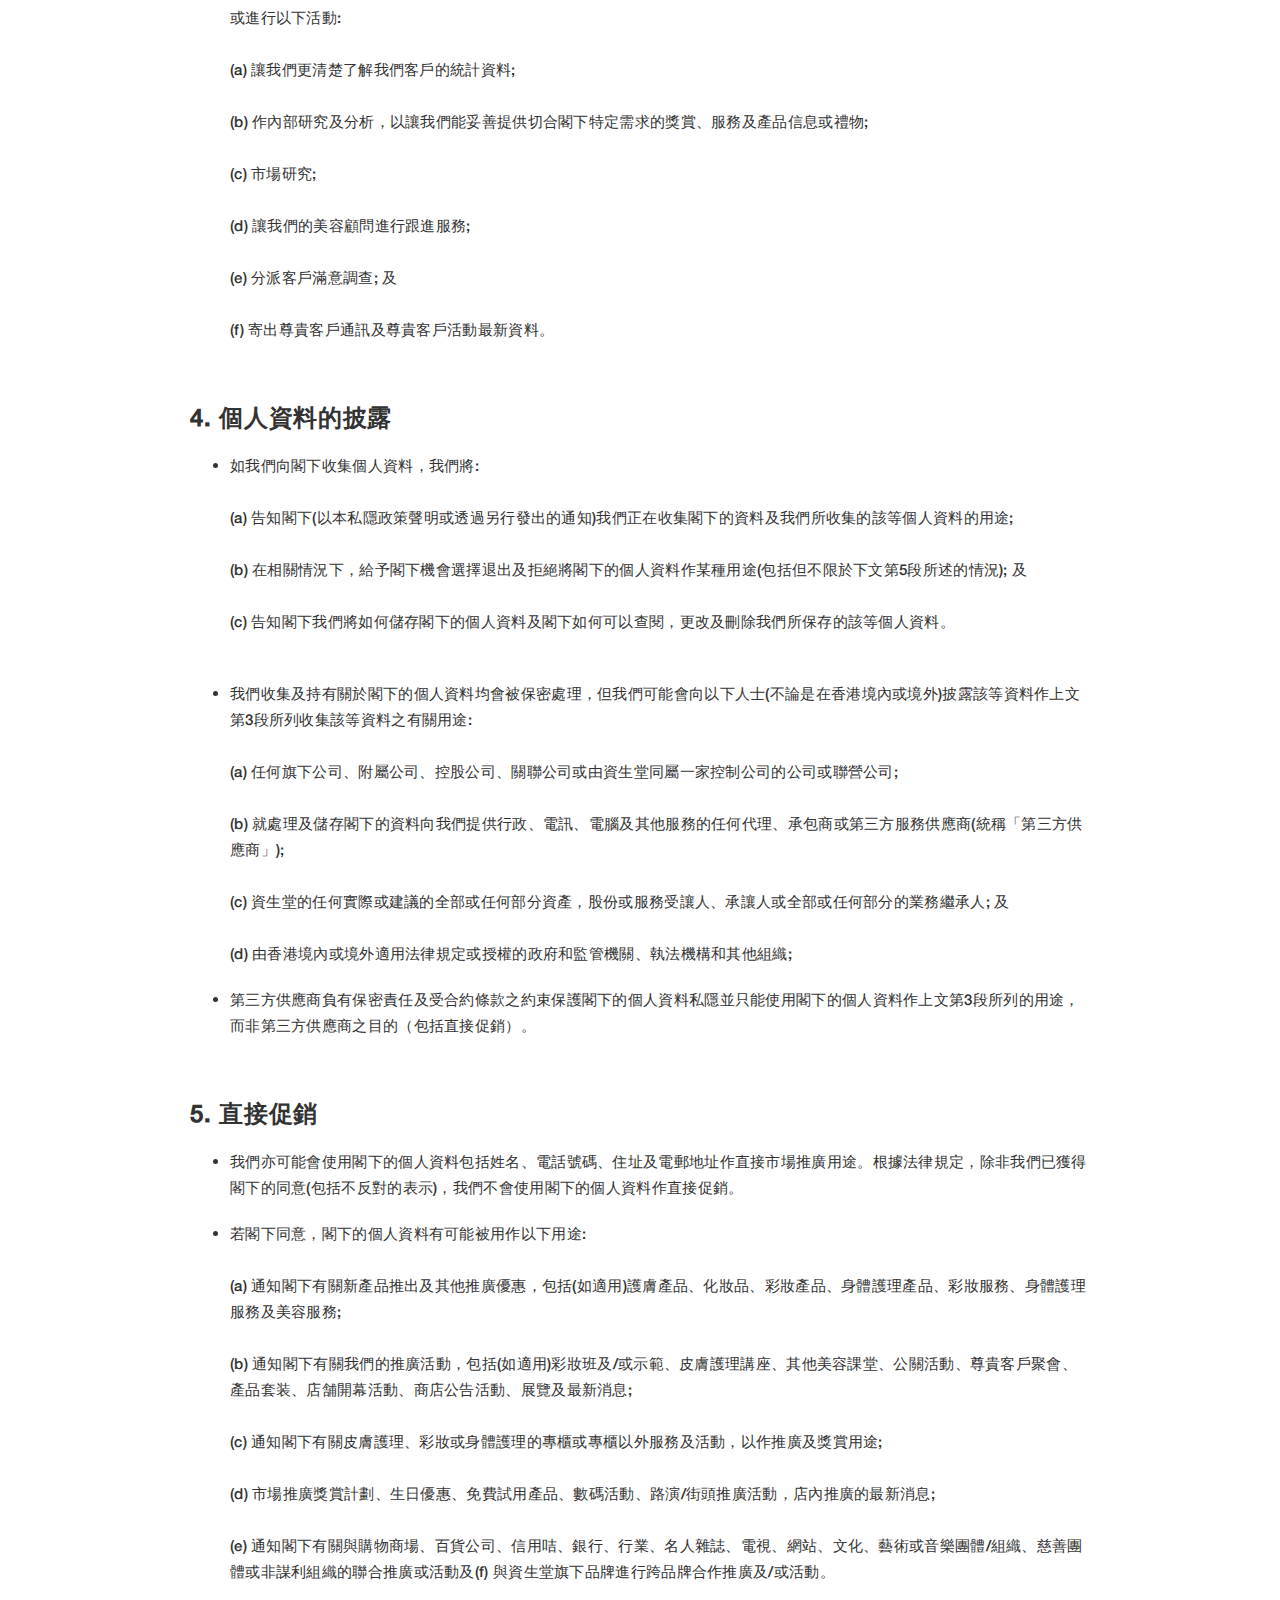
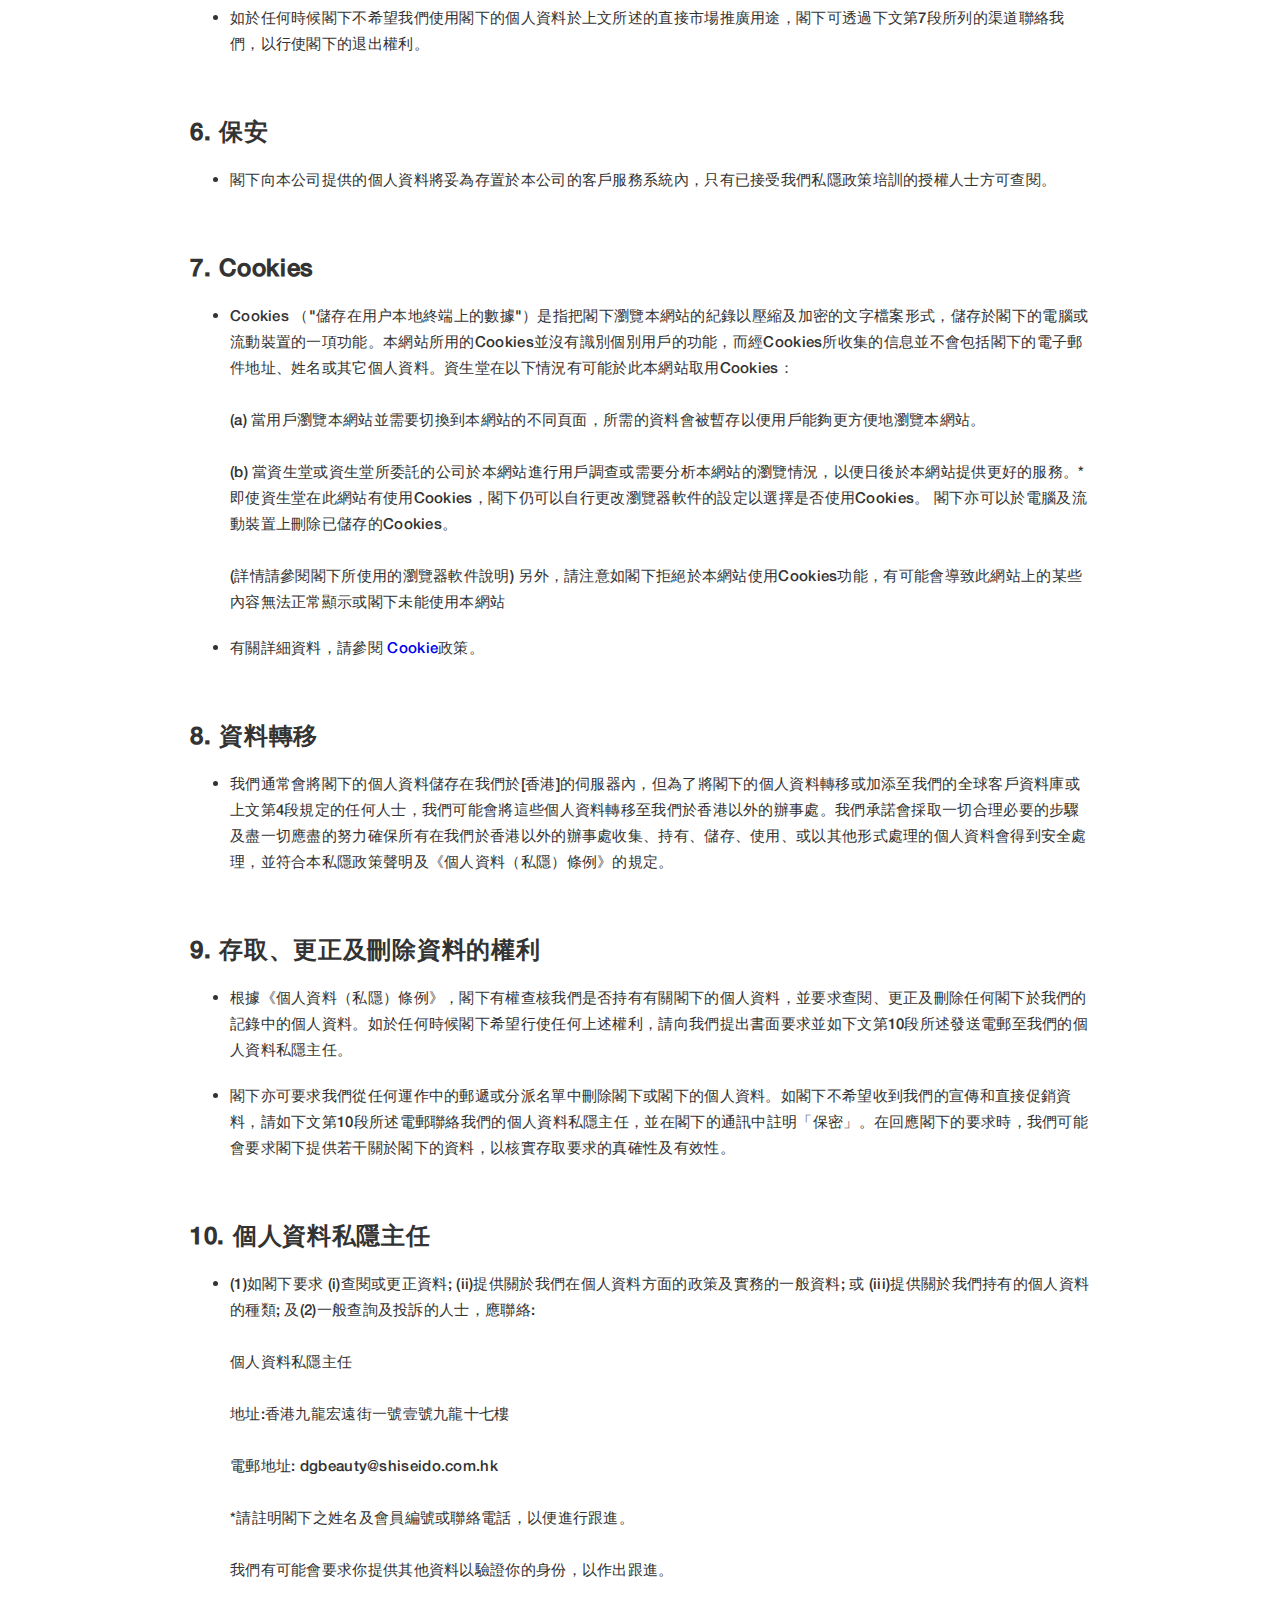
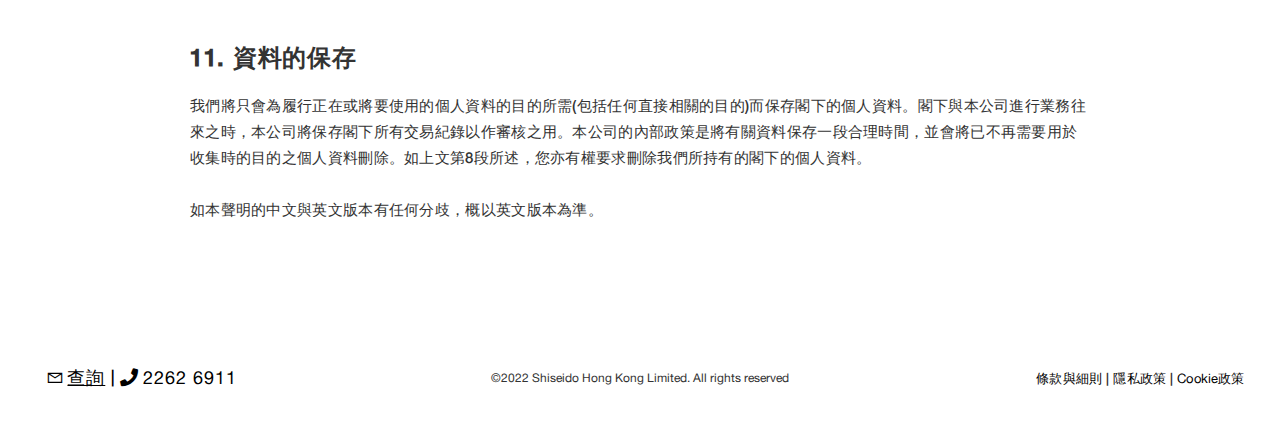
<file: zh/privacy-policy.html>
<!DOCTYPE html><!--  This site was created in Webflow. http://www.webflow.com  -->
<!--  Last Published: Thu Feb 17 2022 10:25:41 GMT+0000 (Coordinated Universal Time)  -->
<html data-wf-page="61e8dfdef1fc7de430c2eee2" data-wf-site="61e8dfdef1fc7dc3c4c2eeda">
<head>
  <meta charset="utf-8">
  <title>narciso rodriguez - for her 香氛系列</title>
  <meta content="今年聖誕，以 for her 經典香氛系列帶領您探索 narciso rodriguez 層次分明的香氛調配藝術。" name="description">
  <meta content="narciso rodriguez -  for her 香氛系列" property="og:title">
  <meta content="今年聖誕，以 for her 經典香氛系列帶領您探索 narciso rodriguez 層次分明的香氛調配藝術。" property="og:description">
  <meta content="./images/nr_open_graph.jpg" property="og:image">
  <meta content="narciso rodriguez -  for her 香氛系列" property="twitter:title">
  <meta content="今年聖誕，以 for her 經典香氛系列帶領您探索 narciso rodriguez 層次分明的香氛調配藝術。" property="twitter:description">
  <meta content="./images/nr_open_graph.jpg" property="twitter:image">
  <meta property="og:type" content="website">
  <meta content="summary_large_image" name="twitter:card">
  <meta content="width=device-width, initial-scale=1" name="viewport">
  <meta content="Webflow" name="generator">
  <link href="../css/normalize.css" rel="stylesheet" type="text/css">
  <link href="../css/webflow.css" rel="stylesheet" type="text/css">
  <link href="../css/nr-for-her-rose.webflow.css" rel="stylesheet" type="text/css">
  <script src="../js/webfont.js" type="text/javascript"></script>
  <script type="text/javascript">WebFont.load({  google: {    families: ["Montserrat:100,100italic,200,200italic,300,300italic,400,400italic,500,500italic,600,600italic,700,700italic,800,800italic,900,900italic"]  }});</script>
  <!-- [if lt IE 9]><script src="https://cdnjs.cloudflare.com/ajax/libs/html5shiv/3.7.3/html5shiv.min.js" type="text/javascript"></script><![endif] -->
  <script type="text/javascript">!function(o,c){var n=c.documentElement,t=" w-mod-";n.className+=t+"js",("ontouchstart"in o||o.DocumentTouch&&c instanceof DocumentTouch)&&(n.className+=t+"touch")}(window,document);</script>
  <link href="../images/favicon.png" rel="shortcut icon" type="image/x-icon">
  <link href="../images/webclip.png" rel="apple-touch-icon">
  <meta name="facebook-domain-verification" content="67iut79b76yoipkx9ggtesu98i9ajb">
  <!--  
Start of global snippet: Please do not remove
Place this snippet between the <head> and </head> tags on every page of your site.
 -->
  <!--  Global site tag (gtag.js) - Google Marketing Platform  -->
  <script async="" src="https://www.googletagmanager.com/gtag/js?id=DC-8425748"></script>
  <script>
  window.dataLayer = window.dataLayer || [];
  function gtag(){dataLayer.push(arguments);}
  gtag('js', new Date());
  gtag('config', 'DC-8425748');
  gtag('config', 'G-693CDTFD2D');
  gtag('config', 'G-8QZC399S8Z');
</script>
  <!--  End of global snippet: Please do not remove  -->
  <style>html.menu-open,
body.menu-open {
  overflow: hidden;
}
.header-new.menu-open {
  position: fixed;
}
.nav-menu-4.w--nav-menu-open {
  display: flex !important;
  justify-content: space-evenly;
}
.non-clickable {
	opacity: 0.4;
  pointer-events: none;
}
.object-fit {
  object-fit: cover;
}
.parallax-wrapper {
  pointer-events: none;
}
form .error {
	color: red;
  text-align: left;
}
/* for youtube iframe */
.yt-player {
  pointer-events: none;
}
.yt-video iframe {
  width: 100%;
  height: 100%;
  opacity: 1;
}
.yt-video.active iframe {
  opacity: 0;
}
.w-slider-nav-invert>div.w-active {
  background-color: #000000;
}
@media (min-width: 1024px) and (max-width: 1366px) {
  .paragraph-5 {
    padding-top: 0px;
  }
  .paragraph-3 {
    padding-left: 50px;
    padding-right: 50px;
  }
  .image-50 {
    display: none;
  }
  .image-51 {
    display: none;
  }
  .image-52 {
    display: none;
  }
  .image-49 {
    display: none;
  }
  .image-8 {
    padding: 30px 0px 30px 0;
  }
  .text-block-13 {
    padding-bottom: 30px;
  }
  .text-block-6 {
    padding-bottom: 30px;
  }
  .text-block-12 {
    padding-bottom: 30px;
  }
  .image-40 {
    display: none;
  }
  .image-39 {
    display: none;
  }
  .div-block-16 {
    display: none;
  }
  .image-56 {
    display: none;
  }
  .text-block-7 {
    padding-top: 40px;
    padding-bottom: 80px;
  }
  .div-block-35 {
    width: 100%;
  }
}
@media (min-width: 768px) and (max-width: 991px) {
}
@media (min-width: 576px) and (max-width: 767px) {
}
@media (max-width: 575px) {
}
</style>
</head>
<body class="body">
  <div data-animation="default" class="header-new w-nav" data-easing2="ease-in-out-expo" data-easing="ease-in-out-expo" data-collapse="all" role="banner" data-no-scroll="1" data-duration="600" data-doc-height="1">
    <div class="header-bg"></div>
    <div class="container-wrapper w-container">
      <div class="div-block-42"></div>
      <a href="../zh.html" class="brand-3 w-nav-brand"><img src="../images/nr-logo.svg" width="350" alt=""></a>
      <a href="../privacy-policy.html" class="btn-lang">EN</a>
    </div>
    <nav role="navigation" class="nav-menu-4 w-nav-menu">
      <a href="#" class="menu-item-2 w-nav-link">The Story of Light Blue Forever</a>
      <a href="#" class="menu-item-2 w-nav-link">Register for Fragrance Sample</a>
      <a href="#" class="menu-item-2 w-nav-link"><strong class="menu-item-2">Visit our Store</strong></a>
    </nav>
  </div>
  <div class="section wf-section">
    <div class="tc-div">
      <h1 class="heading-page">
        <a href="#" class="form-links">隱私政策</a>
      </h1>
      <h3 class="heading-sub">1. 閣下的私隱</h3>
      <ul role="list" class="list">
        <li class="list-item">Shiseido Group、Shiseido Co., Ltd. 及SHISEIDO Hong Kong Limited (資生堂集團，資生堂有限公司及資生堂香港有限公司) (統稱「資生堂」、「我們」、「我們的」或「本公司」) 於收集、持有、儲存、使用、傳送、或以其他形式處理個人資料時將尊重閣下的法定私隱權利，而本私隱政策聲明將說明我們的私隱實務。我們承諾會遵守香港法例第486章《個人資料（私隱）條例》的規定。本通知不會限制閣下作為資料當事人在《個人資料（私隱）條例》下所享有的權利。</li>
        <li class="list-item">請細閲以下內容，以了解我們如何處理閣下的個人資料的政策和實務。本政策可能不時予以修訂。如本私隱政策聲明的英文及中文版本有任何抵觸，概以英文版本為準。<br></li>
        <li class="list-item">本私隱政策聲明內「個人資料」一詞含有《個人資料（私隱）條例》所解釋的意義。</li>
      </ul>
      <h3 class="heading-sub">2. 收集的個人資料類別</h3>
      <ul role="list" class="list">
        <li class="list-item">閣下或須不時提供閣下的個人資料，包括但不限於閣下的姓名、性別、年齡、護照或身分證明文件號碼、出生日期、電話號碼、傳真號碼、住址、電郵地址、信用卡資料、教育程度、職業、家庭收入、興趣及喜好活動等。如閣下拒絕提供有關資料及/或提供不完整或不正確資料，可能令本公司無法為閣下提供某些服務。</li>
        <li class="list-item">如閣下未滿十八歲，必須先得到家長或監護人的同意，方可向本公司提供任何個人資料。我們不會在未經其同意的情況下收集閣下的個人資料。</li>
      </ul>
      <h3 class="heading-sub">3. 我們將收集及使用閣下的個人資料的用途<br></h3>
      <ul role="list" class="list">
        <li class="list-item">於閣下購物、參與相關推廣活動或申請成為我們不時營運的任何一個香水、化妝品、美容護理及相關產品品牌包括但不限於「Anessa, Bare Minerals, Clé de Peau Beauté, Dolce &amp; Gabbana Beauty, Elie Saab Parfums, Ettusais, Fino, Ipsa, Issey Miyake Parfums, Laura Mercier, Ma Chérie, Majolica Majorca, Nars, Narcisco Rodriguez Parfums, Senka, Serge Lutens, SHISEIDO, Tsubaki, Za 及 Zadig &amp; Voltaire Parfums」的會員時，我們可能會收集閣下的個人資料。</li>
        <li class="list-item">如閣下希望得到我們提供的某些服務，某些個人資料是必須提供的，此等資料將會在會員申請表格內被註明為「必須提供資料」。如閣下希望我們向閣下提供所申請的服務，閣下必須向我們提供這些個人資料。如某些個人資料只為可自願性提供的，該等資料將不會被註明為「必須提供資料」，且閣下可決定是否向我們提供該等資料。</li>
        <li class="list-item">如閣下希望我們提供下列任何服務，閣下須向我們提供閣下的個人資料:<br><br>(a) 參加及維持閣下作為我們的會員的資格;<br><br>(b) 累積作為我們的會員的優惠積分;<br><br>(c) 向閣下發出關於作為我們的會員可享有的福利和優惠的通知;<br><br>(d) 享有作為會員的優惠;<br><br>(e) 通知有關會員計劃的任何修訂;<br><br>(f) 數據清洗及客戶資料更新; 及<br><br>(g) 其他直接有關會員的持續性客戶支援服務。<br></li>
        <li class="list-item">我們可能會使用由閣下提供的任何個人資料(無論是必須性提供的和/或自願性提供的)，使我們能夠為閣下提供以下附加服務和/或進行以下活動:<br><br>(a) 讓我們更清楚了解我們客戶的統計資料;<br><br>(b) 作內部研究及分析，以讓我們能妥善提供切合閣下特定需求的獎賞、服務及產品信息或禮物;<br><br>(c) 市場研究;<br><br>(d) 讓我們的美容顧問進行跟進服務;<br><br>(e) 分派客戶滿意調查; 及<br><br>(f) 寄出尊貴客戶通訊及尊貴客戶活動最新資料。</li>
      </ul>
      <h3 class="heading-sub">4. 個人資料的披露<br></h3>
      <ul role="list" class="list">
        <li class="list-item">如我們向閣下收集個人資料，我們將:<br><br>(a) 告知閣下(以本私隱政策聲明或透過另行發出的通知)我們正在收集閣下的資料及我們所收集的該等個人資料的用途;<br><br>(b) 在相關情況下，給予閣下機會選擇退出及拒絕將閣下的個人資料作某種用途(包括但不限於下文第5段所述的情況); 及<br><br>(c) 告知閣下我們將如何儲存閣下的個人資料及閣下如何可以查閱，更改及刪除我們所保存的該等個人資料。<br><br></li>
        <li class="list-item">我們收集及持有關於閣下的個人資料均會被保密處理，但我們可能會向以下人士(不論是在香港境內或境外)披露該等資料作上文第3段所列收集該等資料之有關用途:<br><br>(a) 任何旗下公司、附屬公司、控股公司、關聯公司或由資生堂同屬一家控制公司的公司或聯營公司;<br><br>(b) 就處理及儲存閣下的資料向我們提供行政、電訊、電腦及其他服務的任何代理、承包商或第三方服務供應商(統稱「第三方供應商」);<br><br>(c) 資生堂的任何實際或建議的全部或任何部分資產，股份或服務受讓人、承讓人或全部或任何部分的業務繼承人; 及<br><br>(d) 由香港境內或境外適用法律規定或授權的政府和監管機關、執法機構和其他組織;</li>
        <li class="list-item">第三方供應商負有保密責任及受合約條款之約束保護閣下的個人資料私隱並只能使用閣下的個人資料作上文第3段所列的用途，而非第三方供應商之目的（包括直接促銷）。<br></li>
      </ul>
      <h3 class="heading-sub">5. 直接促銷<br></h3>
      <ul role="list" class="list">
        <li class="list-item">我們亦可能會使用閣下的個人資料包括姓名、電話號碼、住址及電郵地址作直接市場推廣用途。根據法律規定，除非我們已獲得閣下的同意(包括不反對的表示)，我們不會使用閣下的個人資料作直接促銷。<br></li>
        <li class="list-item">若閣下同意，閣下的個人資料有可能被用作以下用途:<br><br>(a) 通知閣下有關新產品推出及其他推廣優惠，包括(如適用)護膚產品、化妝品、彩妝產品、身體護理產品、彩妝服務、身體護理服務及美容服務;<br><br>(b) 通知閣下有關我們的推廣活動，包括(如適用)彩妝班及/或示範、皮膚護理講座、其他美容課堂、公關活動、尊貴客戶聚會、產品套装、店舗開幕活動、商店公告活動、展覽及最新消息;<br><br>(c) 通知閣下有關皮膚護理、彩妝或身體護理的專櫃或專櫃以外服務及活動，以作推廣及獎賞用途;<br><br>(d) 市場推廣獎賞計劃、生日優惠、免費試用產品、數碼活動、路演/街頭推廣活動，店內推廣的最新消息;<br><br>(e) 通知閣下有關與購物商場、百貨公司、信用咭、銀行、行業、名人雜誌、電視、網站、文化、藝術或音樂團體/組織、慈善團體或非謀利組織的聯合推廣或活動及(f) 與資生堂旗下品牌進行跨品牌合作推廣及/或活動。</li>
        <li class="list-item">如於任何時候閣下不希望我們使用閣下的個人資料於上文所述的直接市場推廣用途，閣下可透過下文第7段所列的渠道聯絡我們，以行使閣下的退出權利。<br></li>
      </ul>
      <h3 class="heading-sub">6. 保安<br></h3>
      <ul role="list" class="list">
        <li class="list-item">閣下向本公司提供的個人資料將妥為存置於本公司的客戶服務系統內，只有已接受我們私隱政策培訓的授權人士方可查閱。<br></li>
      </ul>
      <h3 class="heading-sub">7. Cookies<br></h3>
      <ul role="list" class="list">
        <li class="list-item">Cookies （&quot;儲存在用户本地終端上的數據&quot;）是指把閣下瀏覽本網站的紀錄以壓縮及加密的文字檔案形式，儲存於閣下的電腦或流動裝置的一項功能。本網站所用的Cookies並沒有識別個別用戶的功能，而經Cookies所收集的信息並不會包括閣下的電子郵件地址、姓名或其它個人資料。資生堂在以下情況有可能於此本網站取用Cookies：<br><br>(a) 當用戶瀏覽本網站並需要切換到本網站的不同頁面，所需的資料會被暫存以便用戶能夠更方便地瀏覽本網站。<br><br>(b) 當資生堂或資生堂所委託的公司於本網站進行用戶調查或需要分析本網站的瀏覽情況，以便日後於本網站提供更好的服務。*即使資生堂在此網站有使用Cookies，閣下仍可以自行更改瀏覽器軟件的設定以選擇是否使用Cookies。 閣下亦可以於電腦及流動裝置上刪除已儲存的Cookies。<br><br>(詳情請參閱閣下所使用的瀏覽器軟件說明) 另外，請注意如閣下拒絕於本網站使用Cookies功能，有可能會導致此網站上的某些內容無法正常顯示或閣下未能使用本網站<br></li>
        <li class="list-item">有關詳細資料，請參閱 <a href="../zh/cookie-policy.html">Cookie</a>政策。<br></li>
      </ul>
      <h3 class="heading-sub">8. 資料轉移<br></h3>
      <ul role="list" class="list">
        <li class="list-item">我們通常會將閣下的個人資料儲存在我們於[香港]的伺服器內，但為了將閣下的個人資料轉移或加添至我們的全球客戶資料庫或上文第4段規定的任何人士，我們可能會將這些個人資料轉移至我們於香港以外的辦事處。我們承諾會採取一切合理必要的步驟及盡一切應盡的努力確保所有在我們於香港以外的辦事處收集、持有、儲存、使用、或以其他形式處理的個人資料會得到安全處理，並符合本私隱政策聲明及《個人資料（私隱）條例》的規定。<br></li>
      </ul>
      <h3 class="heading-sub">9. 存取、更正及刪除資料的權利<br></h3>
      <ul role="list" class="list">
        <li class="list-item">根據《個人資料（私隱）條例》，閣下有權查核我們是否持有有關閣下的個人資料，並要求查閱、更正及刪除任何閣下於我們的記錄中的個人資料。如於任何時候閣下希望行使任何上述權利，請向我們提出書面要求並如下文第10段所述發送電郵至我們的個人資料私隱主任。<br></li>
        <li class="list-item">閣下亦可要求我們從任何運作中的郵遞或分派名單中刪除閣下或閣下的個人資料。如閣下不希望收到我們的宣傳和直接促銷資料，請如下文第10段所述電郵聯絡我們的個人資料私隱主任，並在閣下的通訊中註明「保密」。在回應閣下的要求時，我們可能會要求閣下提供若干關於閣下的資料，以核實存取要求的真確性及有效性。</li>
      </ul>
      <h3 class="heading-sub">10. 個人資料私隱主任<br></h3>
      <ul role="list" class="list">
        <li class="list-item">(1)如閣下要求 (i)查閱或更正資料; (ii)提供關於我們在個人資料方面的政策及實務的一般資料; 或 (iii)提供關於我們持有的個人資料的種類; 及(2)一般查詢及投訴的人士，應聯絡:<br><br>個人資料私隱主任<br><br>地址:香港九龍宏遠街一號壹號九龍十七樓<br><br>電郵地址: dgbeauty@shiseido.com.hk<br><br>*請註明閣下之姓名及會員編號或聯絡電話，以便進行跟進。<br><br>我們有可能會要求你提供其他資料以驗證你的身份，以作出跟進。<br></li>
      </ul>
      <h3 class="heading-sub">11. 資料的保存<br></h3>
      <div class="text-block">我們將只會為履行正在或將要使用的個人資料的目的所需(包括任何直接相關的目的)而保存閣下的個人資料。閣下與本公司進行業務往來之時，本公司將保存閣下所有交易紀錄以作審核之用。本公司的內部政策是將有關資料保存一段合理時間，並會將已不再需要用於收集時的目的之個人資料刪除。如上文第8段所述，您亦有權要求刪除我們所持有的閣下的個人資料。<br><br>如本聲明的中文與英文版本有任何分歧，概以英文版本為準。</div>
      <div class="bottom_div_block"></div>
    </div>
  </div>
  <div class="section-footer-wrapper">
    <div class="m-footer">
      <div class="div-block-41">
        <div class="text-block-35">
          <a href="../zh/terms-of-use.html" target="_blank" class="link">條款與細則</a>   |   <a href="../zh/privacy-policy.html" target="_blank" aria-current="page" class="link w--current">隱私政策</a>   |   <a href="../zh/cookie-policy.html" target="_blank" class="link">Cookie政策</a>
        </div>
      </div>
      <div class="div-block-bottom">
        <div class="text-block-36">©2022 Shiseido Hong Kong Limited. All rights reserved</div>
      </div>
    </div>
    <div class="footer-content w-row">
      <div class="footer-logo w-col w-col-4 w-col-small-4">
        <div class="enquiry">
          <a href="mailto:info_fragrance@shiseido.com.hk?subject=narciso%20rodriguez%20Parfums%20Enquiry" class="enquiry-2"><span class="fa-button-2"></span> <span class="text-span-2-copy enquiry-mail">查詢</span></a>
          <a href="#" class="text-span-5"> | </a>
          <a href="tel:+85222626911" class="enquiry-2"><span class="fa-button-3"> </span><span class="text-span-2-copy">2262 6911</span></a>
        </div>
      </div>
      <div class="footer-tagline w-col w-col-4 w-col-small-4">
        <div class="text-block-36">©2022 Shiseido Hong Kong Limited. All rights reserved</div>
      </div>
      <div class="footer-social-icons w-col w-col-4 w-col-small-4">
        <div class="text-block-35">
          <a href="../zh/terms-of-use.html" target="_blank" class="link">條款與細則</a>    |    <a href="../zh/privacy-policy.html" target="_blank" aria-current="page" class="link w--current">隱私政策</a>   |    <a href="../zh/cookie-policy.html" target="_blank" class="link">Cookie政策</a>
        </div>
      </div>
    </div>
  </div>
  <script src="https://d3e54v103j8qbb.cloudfront.net/js/jquery-3.5.1.min.dc5e7f18c8.js?site=61e8dfdef1fc7dc3c4c2eeda" type="text/javascript" integrity="sha256-9/aliU8dGd2tb6OSsuzixeV4y/faTqgFtohetphbbj0=" crossorigin="anonymous"></script>
  <script src="../js/webflow.js" type="text/javascript"></script>
  <!-- [if lte IE 9]><script src="https://cdnjs.cloudflare.com/ajax/libs/placeholders/3.0.2/placeholders.min.js"></script><![endif] -->
  <script src="../js/jquery.validate.min.js"></script>
</body>
</html>
</file>
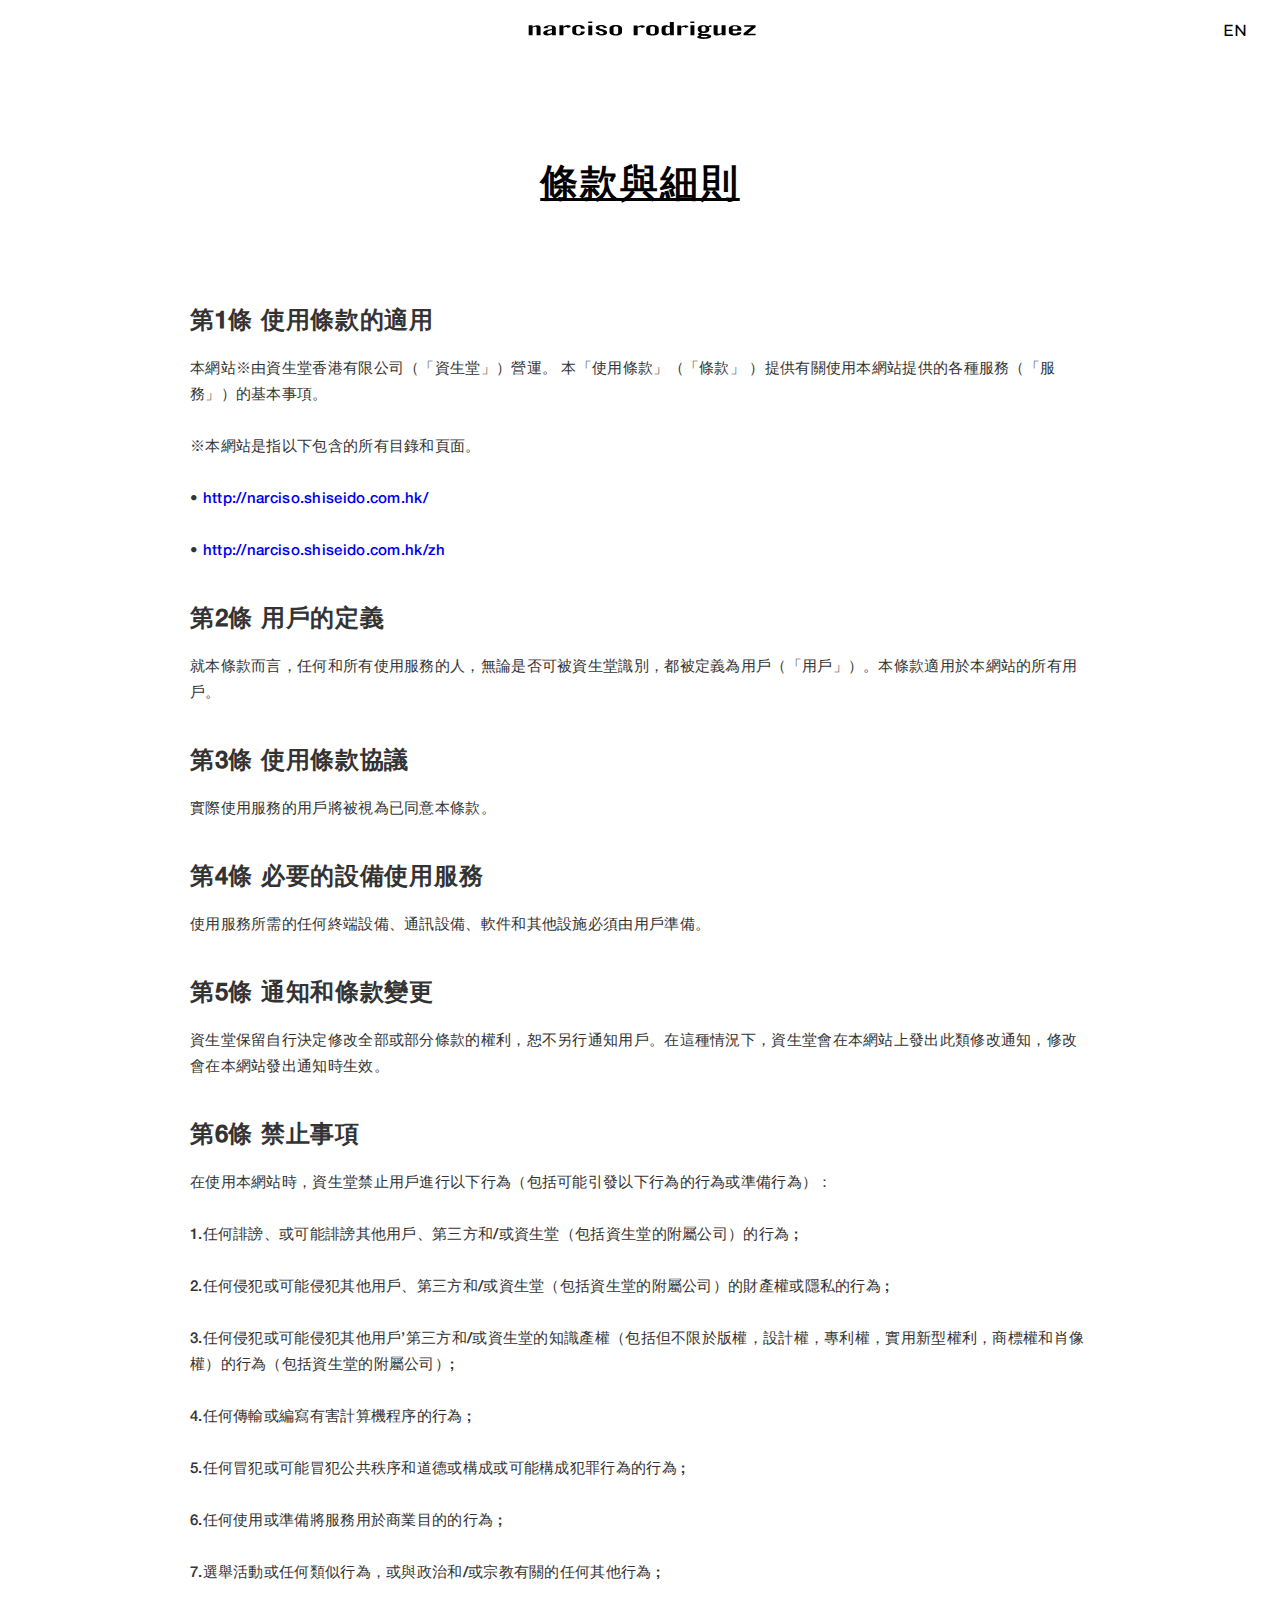
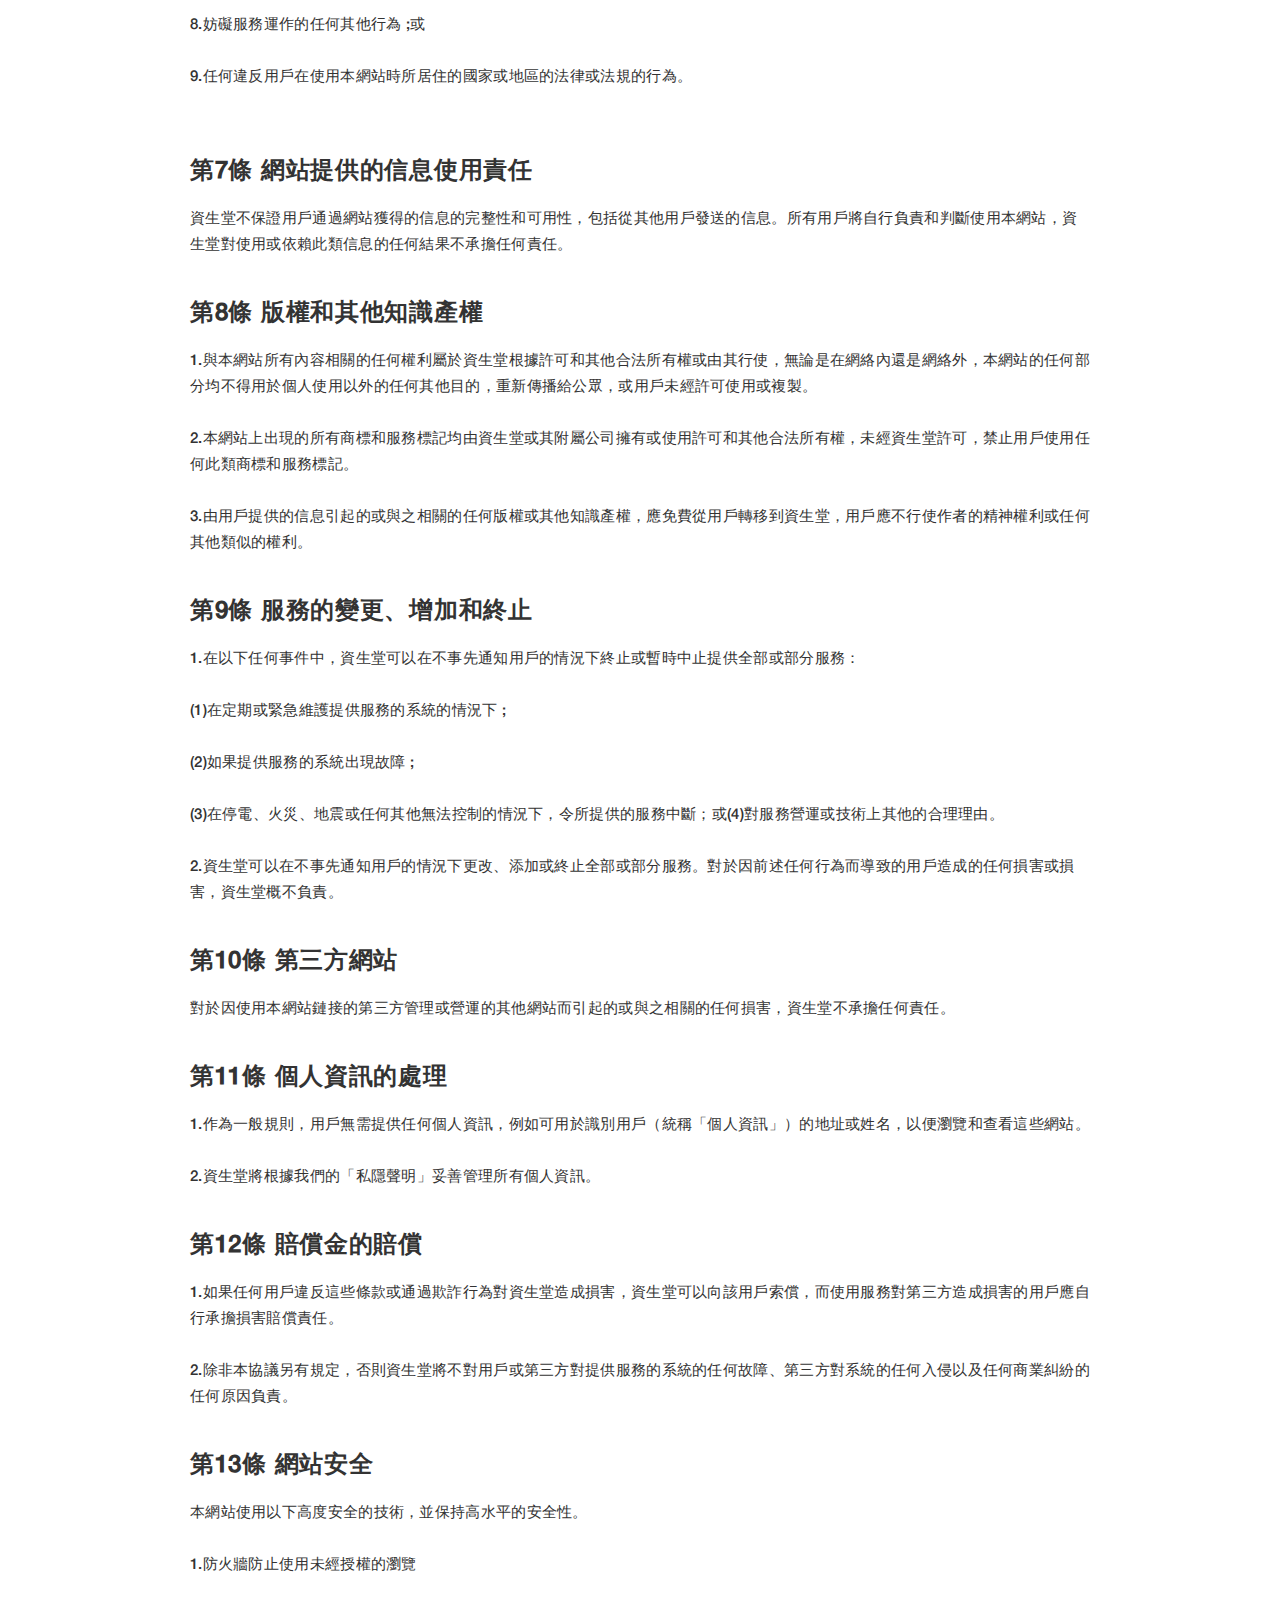
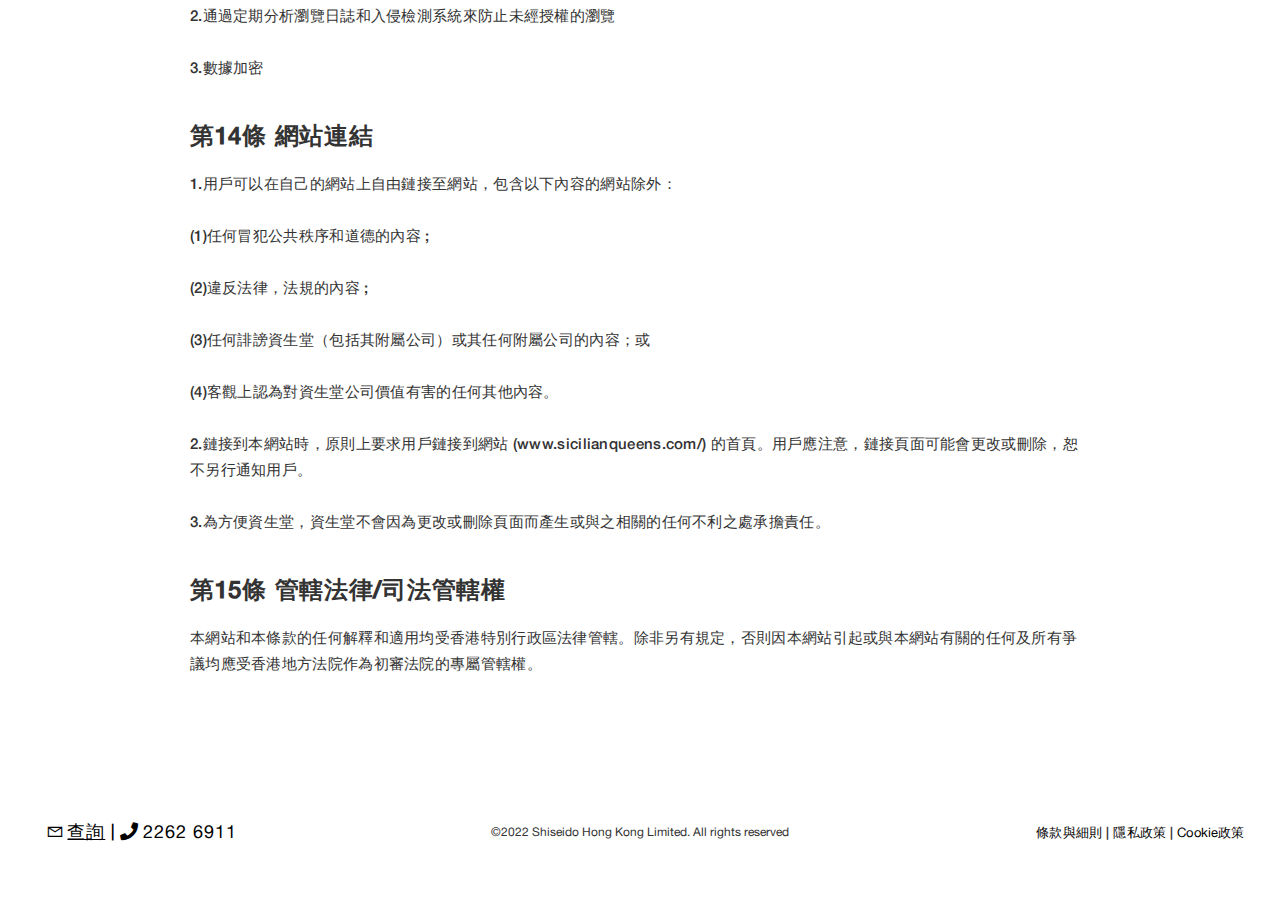
<file: zh/terms-of-use.html>
<!DOCTYPE html><!--  This site was created in Webflow. http://www.webflow.com  -->
<!--  Last Published: Thu Feb 17 2022 10:25:41 GMT+0000 (Coordinated Universal Time)  -->
<html data-wf-page="61e8dfdef1fc7d7db8c2eee4" data-wf-site="61e8dfdef1fc7dc3c4c2eeda">
<head>
  <meta charset="utf-8">
  <title>narciso rodriguez - for her 香氛系列</title>
  <meta content="今年聖誕，以 for her 經典香氛系列帶領您探索 narciso rodriguez 層次分明的香氛調配藝術。" name="description">
  <meta content="narciso rodriguez -  for her 香氛系列" property="og:title">
  <meta content="今年聖誕，以 for her 經典香氛系列帶領您探索 narciso rodriguez 層次分明的香氛調配藝術。" property="og:description">
  <meta content="./images/nr_open_graph.jpg" property="og:image">
  <meta content="narciso rodriguez -  for her 香氛系列" property="twitter:title">
  <meta content="今年聖誕，以 for her 經典香氛系列帶領您探索 narciso rodriguez 層次分明的香氛調配藝術。" property="twitter:description">
  <meta content="./images/nr_open_graph.jpg" property="twitter:image">
  <meta property="og:type" content="website">
  <meta content="summary_large_image" name="twitter:card">
  <meta content="width=device-width, initial-scale=1" name="viewport">
  <meta content="Webflow" name="generator">
  <link href="../css/normalize.css" rel="stylesheet" type="text/css">
  <link href="../css/webflow.css" rel="stylesheet" type="text/css">
  <link href="../css/nr-for-her-rose.webflow.css" rel="stylesheet" type="text/css">
  <script src="../js/webfont.js" type="text/javascript"></script>
  <script type="text/javascript">WebFont.load({  google: {    families: ["Montserrat:100,100italic,200,200italic,300,300italic,400,400italic,500,500italic,600,600italic,700,700italic,800,800italic,900,900italic"]  }});</script>
  <!-- [if lt IE 9]><script src="https://cdnjs.cloudflare.com/ajax/libs/html5shiv/3.7.3/html5shiv.min.js" type="text/javascript"></script><![endif] -->
  <script type="text/javascript">!function(o,c){var n=c.documentElement,t=" w-mod-";n.className+=t+"js",("ontouchstart"in o||o.DocumentTouch&&c instanceof DocumentTouch)&&(n.className+=t+"touch")}(window,document);</script>
  <link href="../images/favicon.png" rel="shortcut icon" type="image/x-icon">
  <link href="../images/webclip.png" rel="apple-touch-icon">
  <meta name="facebook-domain-verification" content="67iut79b76yoipkx9ggtesu98i9ajb">
  <!--  
Start of global snippet: Please do not remove
Place this snippet between the <head> and </head> tags on every page of your site.
 -->
  <!--  Global site tag (gtag.js) - Google Marketing Platform  -->
  <script async="" src="https://www.googletagmanager.com/gtag/js?id=DC-8425748"></script>
  <script>
  window.dataLayer = window.dataLayer || [];
  function gtag(){dataLayer.push(arguments);}
  gtag('js', new Date());
  gtag('config', 'DC-8425748');
  gtag('config', 'G-693CDTFD2D');
  gtag('config', 'G-8QZC399S8Z');
</script>
  <!--  End of global snippet: Please do not remove  -->
  <style>html.menu-open,
body.menu-open {
  overflow: hidden;
}
.header-new.menu-open {
  position: fixed;
}
.nav-menu-4.w--nav-menu-open {
  display: flex !important;
  justify-content: space-evenly;
}
.non-clickable {
	opacity: 0.4;
  pointer-events: none;
}
.object-fit {
  object-fit: cover;
}
.parallax-wrapper {
  pointer-events: none;
}
form .error {
	color: red;
  text-align: left;
}
/* for youtube iframe */
.yt-player {
  pointer-events: none;
}
.yt-video iframe {
  width: 100%;
  height: 100%;
  opacity: 1;
}
.yt-video.active iframe {
  opacity: 0;
}
.w-slider-nav-invert>div.w-active {
  background-color: #000000;
}
@media (min-width: 1024px) and (max-width: 1366px) {
  .paragraph-5 {
    padding-top: 0px;
  }
  .paragraph-3 {
    padding-left: 50px;
    padding-right: 50px;
  }
  .image-50 {
    display: none;
  }
  .image-51 {
    display: none;
  }
  .image-52 {
    display: none;
  }
  .image-49 {
    display: none;
  }
  .image-8 {
    padding: 30px 0px 30px 0;
  }
  .text-block-13 {
    padding-bottom: 30px;
  }
  .text-block-6 {
    padding-bottom: 30px;
  }
  .text-block-12 {
    padding-bottom: 30px;
  }
  .image-40 {
    display: none;
  }
  .image-39 {
    display: none;
  }
  .div-block-16 {
    display: none;
  }
  .image-56 {
    display: none;
  }
  .text-block-7 {
    padding-top: 40px;
    padding-bottom: 80px;
  }
  .div-block-35 {
    width: 100%;
  }
}
@media (min-width: 768px) and (max-width: 991px) {
}
@media (min-width: 576px) and (max-width: 767px) {
}
@media (max-width: 575px) {
}
</style>
</head>
<body class="body">
  <div data-animation="default" class="header-new w-nav" data-easing2="ease-in-out-expo" data-easing="ease-in-out-expo" data-collapse="all" role="banner" data-no-scroll="1" data-duration="600" data-doc-height="1">
    <div class="header-bg"></div>
    <div class="container-wrapper w-container">
      <div class="div-block-42"></div>
      <a href="../zh.html" class="brand-3 w-nav-brand"><img src="../images/nr-logo.svg" width="350" alt=""></a>
      <a href="../terms-of-use.html" class="btn-lang">EN</a>
    </div>
    <nav role="navigation" class="nav-menu-4 w-nav-menu">
      <a href="#" class="menu-item-2 w-nav-link">The Story of Light Blue Forever</a>
      <a href="#" class="menu-item-2 w-nav-link">Register for Fragrance Sample</a>
      <a href="#" class="menu-item-2 w-nav-link"><strong class="menu-item-2">Visit our Store</strong></a>
    </nav>
  </div>
  <div class="section wf-section">
    <div class="tc-div">
      <h1 class="heading-page">
        <a href="#" class="form-links">條款與細則</a>
      </h1>
      <h3 class="heading-sub">第1條 使用條款的適用</h3>
      <div class="text-block">本網站※由資生堂香港有限公司（「資生堂」）營運。 本「使用條款」（「條款」 ）提供有關使用本網站提供的各種服務（「服務」）的基本事項。<br><br>※本網站是指以下包含的所有目錄和頁面。<br><br>• <a href="http://narciso.shiseido.com.hk/" target="_blank">http://narciso.shiseido.com.hk/</a><br><br>• <a href="http://narciso.shiseido.com.hk/zh" target="_blank">http://narciso.shiseido.com.hk/zh</a>
      </div>
      <h3 class="heading-sub">第2條 用戶的定義</h3>
      <div class="text-block">就本條款而言，任何和所有使用服務的人，無論是否可被資生堂識別，都被定義為用戶（「用戶」）。本條款適用於本網站的所有用戶。</div>
      <h3 class="heading-sub">第3條 使用條款協議</h3>
      <div class="text-block">實際使用服務的用戶將被視為已同意本條款。<br></div>
      <h3 class="heading-sub">第4條 必要的設備使用服務</h3>
      <div class="text-block">使用服務所需的任何終端設備、通訊設備、軟件和其他設施必須由用戶準備。</div>
      <h3 class="heading-sub">第5條 通知和條款變更</h3>
      <div class="text-block">資生堂保留自行決定修改全部或部分條款的權利，恕不另行通知用戶。在這種情況下，資生堂會在本網站上發出此類修改通知，修改會在本網站發出通知時生效。</div>
      <h3 class="heading-sub">第6條 禁止事項</h3>
      <div class="text-block">在使用本網站時，資生堂禁止用戶進行以下行為（包括可能引發以下行為的行為或準備行為）：<br><br>1.任何誹謗、或可能誹謗其他用戶、第三方和/或資生堂（包括資生堂的附屬公司）的行為 ;<br><br>2.任何侵犯或可能侵犯其他用戶、第三方和/或資生堂（包括資生堂的附屬公司）的財產權或隱私的行為 ;<br><br>3.任何侵犯或可能侵犯其他用戶’第三方和/或資生堂的知識產權（包括但不限於版權，設計權，專利權，實用新型權利，商標權和肖像權）的行為（包括資生堂的附屬公司）;<br><br>4.任何傳輸或編寫有害計算機程序的行為 ;<br><br>5.任何冒犯或可能冒犯公共秩序和道德或構成或可能構成犯罪行為的行為 ;<br><br>6.任何使用或準備將服務用於商業目的的行為 ;<br><br>7.選舉活動或任何類似行為，或與政治和/或宗教有關的任何其他行為 ;<br><br>8.妨礙服務運作的任何其他行為 ;或<br><br>9.任何違反用戶在使用本網站時所居住的國家或地區的法律或法規的行為。<br><br></div>
      <h3 class="heading-sub">第7條 網站提供的信息使用責任</h3>
      <div class="text-block">資生堂不保證用戶通過網站獲得的信息的完整性和可用性，包括從其他用戶發送的信息。所有用戶將自行負責和判斷使用本網站，資生堂對使用或依賴此類信息的任何結果不承擔任何責任。</div>
      <h3 class="heading-sub">第8條 版權和其他知識產權</h3>
      <div class="text-block">1.與本網站所有內容相關的任何權利屬於資生堂根據許可和其他合法所有權或由其行使，無論是在網絡內還是網絡外，本網站的任何部分均不得用於個人使用以外的任何其他目的，重新傳播給公眾，或用戶未經許可使用或複製。<br><br>2.本網站上出現的所有商標和服務標記均由資生堂或其附屬公司擁有或使用許可和其他合法所有權，未經資生堂許可，禁止用戶使用任何此類商標和服務標記。<br><br>3.由用戶提供的信息引起的或與之相關的任何版權或其他知識產權，應免費從用戶轉移到資生堂，用戶應不行使作者的精神權利或任何其他類似的權利。<br></div>
      <h3 class="heading-sub">第9條 服務的變更、增加和終止</h3>
      <div class="text-block">1.在以下任何事件中，資生堂可以在不事先通知用戶的情況下終止或暫時中止提供全部或部分服務：<br><br>(1)在定期或緊急維護提供服務的系統的情況下 ;<br><br>(2)如果提供服務的系統出現故障 ;<br><br>(3)在停電、火災、地震或任何其他無法控制的情況下，令所提供的服務中斷；或(4)對服務營運或技術上其他的合理理由。<br><br>2.資生堂可以在不事先通知用戶的情況下更改、添加或終止全部或部分服務。對於因前述任何行為而導致的用戶造成的任何損害或損害，資生堂概不負責。<br></div>
      <h3 class="heading-sub">第10條 第三方網站<br></h3>
      <div class="text-block">對於因使用本網站鏈接的第三方管理或營運的其他網站而引起的或與之相關的任何損害，資生堂不承擔任何責任。</div>
      <h3 class="heading-sub">第11條 個人資訊的處理</h3>
      <div class="text-block">1.作為一般規則，用戶無需提供任何個人資訊，例如可用於識別用戶（統稱「個人資訊」）的地址或姓名，以便瀏覽和查看這些網站。<br><br>2.資生堂將根據我們的「私隱聲明」妥善管理所有個人資訊。</div>
      <h3 class="heading-sub">第12條 賠償金的賠償<br></h3>
      <div class="text-block">1.如果任何用戶違反這些條款或通過欺詐行為對資生堂造成損害，資生堂可以向該用戶索償，而使用服務對第三方造成損害的用戶應自行承擔損害賠償責任。<br><br>2.除非本協議另有規定，否則資生堂將不對用戶或第三方對提供服務的系統的任何故障、第三方對系統的任何入侵以及任何商業糾紛的任何原因負責。<br></div>
      <h3 class="heading-sub">第13條 網站安全</h3>
      <div class="text-block">本網站使用以下高度安全的技術，並保持高水平的安全性。<br><br>1.防火牆防止使用未經授權的瀏覽<br><br>2.通過定期分析瀏覽日誌和入侵檢測系統來防止未經授權的瀏覽<br><br>3.數據加密</div>
      <h3 class="heading-sub">第14條 網站連結</h3>
      <div class="text-block">1.用戶可以在自己的網站上自由鏈接至網站，包含以下內容的網站除外：<br><br>(1)任何冒犯公共秩序和道德的內容 ;<br><br>(2)違反法律，法規的內容 ;<br><br>(3)任何誹謗資生堂（包括其附屬公司）或其任何附屬公司的內容；或<br><br>(4)客觀上認為對資生堂公司價值有害的任何其他內容。<br><br>2.鏈接到本網站時，原則上要求用戶鏈接到網站 (www.sicilianqueens.com/) 的首頁。用戶應注意，鏈接頁面可能會更改或刪除，恕不另行通知用戶。<br><br>3.為方便資生堂，資生堂不會因為更改或刪除頁面而產生或與之相關的任何不利之處承擔責任。<br></div>
      <h3 class="heading-sub">第15條 管轄法律/司法管轄權</h3>
      <div class="text-block">本網站和本條款的任何解釋和適用均受香港特別行政區法律管轄。除非另有規定，否則因本網站引起或與本網站有關的任何及所有爭議均應受香港地方法院作為初審法院的專屬管轄權。</div>
      <div class="bottom_div_block"></div>
    </div>
  </div>
  <div class="section-footer-wrapper">
    <div class="m-footer">
      <div class="div-block-41">
        <div class="text-block-35">
          <a href="../zh/terms-of-use.html" target="_blank" aria-current="page" class="link w--current">條款與細則</a>   |   <a href="../zh/privacy-policy.html" target="_blank" class="link">隱私政策</a>   |   <a href="../zh/cookie-policy.html" target="_blank" class="link">Cookie政策</a>
        </div>
      </div>
      <div class="div-block-bottom">
        <div class="text-block-36">©2022 Shiseido Hong Kong Limited. All rights reserved</div>
      </div>
    </div>
    <div class="footer-content w-row">
      <div class="footer-logo w-col w-col-4 w-col-small-4">
        <div class="enquiry">
          <a href="mailto:info_fragrance@shiseido.com.hk?subject=narciso%20rodriguez%20Parfums%20Enquiry" class="enquiry-2"><span class="fa-button-2"></span> <span class="text-span-2-copy enquiry-mail">查詢</span></a>
          <a href="#" class="text-span-5"> | </a>
          <a href="tel:+85222626911" class="enquiry-2"><span class="fa-button-3"> </span><span class="text-span-2-copy">2262 6911</span></a>
        </div>
      </div>
      <div class="footer-tagline w-col w-col-4 w-col-small-4">
        <div class="text-block-36">©2022 Shiseido Hong Kong Limited. All rights reserved</div>
      </div>
      <div class="footer-social-icons w-col w-col-4 w-col-small-4">
        <div class="text-block-35">
          <a href="../zh/terms-of-use.html" target="_blank" aria-current="page" class="link w--current">條款與細則</a>    |    <a href="../zh/privacy-policy.html" target="_blank" class="link">隱私政策</a>   |    <a href="../zh/cookie-policy.html" target="_blank" class="link">Cookie政策</a>
        </div>
      </div>
    </div>
  </div>
  <script src="https://d3e54v103j8qbb.cloudfront.net/js/jquery-3.5.1.min.dc5e7f18c8.js?site=61e8dfdef1fc7dc3c4c2eeda" type="text/javascript" integrity="sha256-9/aliU8dGd2tb6OSsuzixeV4y/faTqgFtohetphbbj0=" crossorigin="anonymous"></script>
  <script src="../js/webflow.js" type="text/javascript"></script>
  <!-- [if lte IE 9]><script src="https://cdnjs.cloudflare.com/ajax/libs/placeholders/3.0.2/placeholders.min.js"></script><![endif] -->
  <script src="../js/jquery.validate.min.js"></script>
</body>
</html>
</file>
<file: css/webflow.css>
@font-face {
  font-family: 'webflow-icons';
  src: url("[data-uri]") format('truetype');
  font-weight: normal;
  font-style: normal;
}
[class^="w-icon-"],
[class*=" w-icon-"] {
  /* use !important to prevent issues with browser extensions that change fonts */
  font-family: 'webflow-icons' !important;
  speak: none;
  font-style: normal;
  font-weight: normal;
  font-variant: normal;
  text-transform: none;
  line-height: 1;
  /* Better Font Rendering =========== */
  -webkit-font-smoothing: antialiased;
  -moz-osx-font-smoothing: grayscale;
}
.w-icon-slider-right:before {
  content: "\e600";
}
.w-icon-slider-left:before {
  content: "\e601";
}
.w-icon-nav-menu:before {
  content: "\e602";
}
.w-icon-arrow-down:before,
.w-icon-dropdown-toggle:before {
  content: "\e603";
}
.w-icon-file-upload-remove:before {
  content: "\e900";
}
.w-icon-file-upload-icon:before {
  content: "\e903";
}
* {
  -webkit-box-sizing: border-box;
  -moz-box-sizing: border-box;
  box-sizing: border-box;
}
html {
  height: 100%;
}
body {
  margin: 0;
  min-height: 100%;
  background-color: #fff;
  font-family: Arial, sans-serif;
  font-size: 14px;
  line-height: 20px;
  color: #333;
}
img {
  max-width: 100%;
  vertical-align: middle;
  display: inline-block;
}
html.w-mod-touch * {
  background-attachment: scroll !important;
}
.w-block {
  display: block;
}
.w-inline-block {
  max-width: 100%;
  display: inline-block;
}
.w-clearfix:before,
.w-clearfix:after {
  content: " ";
  display: table;
  grid-column-start: 1;
  grid-row-start: 1;
  grid-column-end: 2;
  grid-row-end: 2;
}
.w-clearfix:after {
  clear: both;
}
.w-hidden {
  display: none;
}
.w-button {
  display: inline-block;
  padding: 9px 15px;
  background-color: #3898EC;
  color: white;
  border: 0;
  line-height: inherit;
  text-decoration: none;
  cursor: pointer;
  border-radius: 0;
}
input.w-button {
  -webkit-appearance: button;
}
html[data-w-dynpage] [data-w-cloak] {
  color: transparent !important;
}
.w-webflow-badge,
.w-webflow-badge * {
  position: static;
  left: auto;
  top: auto;
  right: auto;
  bottom: auto;
  z-index: auto;
  display: block;
  visibility: visible;
  overflow: visible;
  overflow-x: visible;
  overflow-y: visible;
  box-sizing: border-box;
  width: auto;
  height: auto;
  max-height: none;
  max-width: none;
  min-height: 0;
  min-width: 0;
  margin: 0;
  padding: 0;
  float: none;
  clear: none;
  border: 0 none transparent;
  border-radius: 0;
  background: none;
  background-image: none;
  background-position: 0% 0%;
  background-size: auto auto;
  background-repeat: repeat;
  background-origin: padding-box;
  background-clip: border-box;
  background-attachment: scroll;
  background-color: transparent;
  box-shadow: none;
  opacity: 1.0;
  transform: none;
  transition: none;
  direction: ltr;
  font-family: inherit;
  font-weight: inherit;
  color: inherit;
  font-size: inherit;
  line-height: inherit;
  font-style: inherit;
  font-variant: inherit;
  text-align: inherit;
  letter-spacing: inherit;
  text-decoration: inherit;
  text-indent: 0;
  text-transform: inherit;
  list-style-type: disc;
  text-shadow: none;
  font-smoothing: auto;
  vertical-align: baseline;
  cursor: inherit;
  white-space: inherit;
  word-break: normal;
  word-spacing: normal;
  word-wrap: normal;
}
.w-webflow-badge {
  position: fixed !important;
  display: inline-block !important;
  visibility: visible !important;
  opacity: 1 !important;
  z-index: 2147483647 !important;
  top: auto !important;
  right: 12px !important;
  bottom: 12px !important;
  left: auto !important;
  color: #AAADB0 !important;
  background-color: #fff !important;
  border-radius: 3px !important;
  padding: 6px 8px 6px 6px !important;
  font-size: 12px !important;
  opacity: 1.0 !important;
  line-height: 14px !important;
  text-decoration: none !important;
  transform: none !important;
  margin: 0 !important;
  width: auto !important;
  height: auto !important;
  overflow: visible !important;
  white-space: nowrap;
  box-shadow: 0 0 0 1px rgba(0, 0, 0, 0.1), 0px 1px 3px rgba(0, 0, 0, 0.1);
  cursor: pointer;
}
.w-webflow-badge > img {
  display: inline-block !important;
  visibility: visible !important;
  opacity: 1 !important;
  vertical-align: middle !important;
}
h1,
h2,
h3,
h4,
h5,
h6 {
  font-weight: bold;
  margin-bottom: 10px;
}
h1 {
  font-size: 38px;
  line-height: 44px;
  margin-top: 20px;
}
h2 {
  font-size: 32px;
  line-height: 36px;
  margin-top: 20px;
}
h3 {
  font-size: 24px;
  line-height: 30px;
  margin-top: 20px;
}
h4 {
  font-size: 18px;
  line-height: 24px;
  margin-top: 10px;
}
h5 {
  font-size: 14px;
  line-height: 20px;
  margin-top: 10px;
}
h6 {
  font-size: 12px;
  line-height: 18px;
  margin-top: 10px;
}
p {
  margin-top: 0;
  margin-bottom: 10px;
}
blockquote {
  margin: 0 0 10px 0;
  padding: 10px 20px;
  border-left: 5px solid #E2E2E2;
  font-size: 18px;
  line-height: 22px;
}
figure {
  margin: 0;
  margin-bottom: 10px;
}
figcaption {
  margin-top: 5px;
  text-align: center;
}
ul,
ol {
  margin-top: 0px;
  margin-bottom: 10px;
  padding-left: 40px;
}
.w-list-unstyled {
  padding-left: 0;
  list-style: none;
}
.w-embed:before,
.w-embed:after {
  content: " ";
  display: table;
  grid-column-start: 1;
  grid-row-start: 1;
  grid-column-end: 2;
  grid-row-end: 2;
}
.w-embed:after {
  clear: both;
}
.w-video {
  width: 100%;
  position: relative;
  padding: 0;
}
.w-video iframe,
.w-video object,
.w-video embed {
  position: absolute;
  top: 0;
  left: 0;
  width: 100%;
  height: 100%;
}
fieldset {
  padding: 0;
  margin: 0;
  border: 0;
}
button,
html input[type='button'],
input[type='reset'] {
  border: 0;
  cursor: pointer;
  -webkit-appearance: button;
}
.w-form {
  margin: 0 0 15px;
}
.w-form-done {
  display: none;
  padding: 20px;
  text-align: center;
  background-color: #dddddd;
}
.w-form-fail {
  display: none;
  margin-top: 10px;
  padding: 10px;
  background-color: #ffdede;
}
label {
  display: block;
  margin-bottom: 5px;
  font-weight: bold;
}
.w-input,
.w-select {
  display: block;
  width: 100%;
  height: 38px;
  padding: 8px 12px;
  margin-bottom: 10px;
  font-size: 14px;
  line-height: 1.428571429;
  color: #333333;
  vertical-align: middle;
  background-color: #ffffff;
  border: 1px solid #cccccc;
}
.w-input:-moz-placeholder,
.w-select:-moz-placeholder {
  color: #999;
}
.w-input::-moz-placeholder,
.w-select::-moz-placeholder {
  color: #999;
  opacity: 1;
}
.w-input:-ms-input-placeholder,
.w-select:-ms-input-placeholder {
  color: #999;
}
.w-input::-webkit-input-placeholder,
.w-select::-webkit-input-placeholder {
  color: #999;
}
.w-input:focus,
.w-select:focus {
  border-color: #3898EC;
  outline: 0;
}
.w-input[disabled],
.w-select[disabled],
.w-input[readonly],
.w-select[readonly],
fieldset[disabled] .w-input,
fieldset[disabled] .w-select {
  cursor: not-allowed;
  background-color: #eeeeee;
}
textarea.w-input,
textarea.w-select {
  height: auto;
}
.w-select {
  background-color: #f3f3f3;
}
.w-select[multiple] {
  height: auto;
}
.w-form-label {
  display: inline-block;
  cursor: pointer;
  font-weight: normal;
  margin-bottom: 0px;
}
.w-radio {
  display: block;
  margin-bottom: 5px;
  padding-left: 20px;
}
.w-radio:before,
.w-radio:after {
  content: " ";
  display: table;
  grid-column-start: 1;
  grid-row-start: 1;
  grid-column-end: 2;
  grid-row-end: 2;
}
.w-radio:after {
  clear: both;
}
.w-radio-input {
  margin: 4px 0 0;
  margin-top: 1px \9;
  line-height: normal;
  float: left;
  margin-left: -20px;
}
.w-radio-input {
  margin-top: 3px;
}
.w-file-upload {
  display: block;
  margin-bottom: 10px;
}
.w-file-upload-input {
  width: 0.1px;
  height: 0.1px;
  opacity: 0;
  overflow: hidden;
  position: absolute;
  z-index: -100;
}
.w-file-upload-default,
.w-file-upload-uploading,
.w-file-upload-success {
  display: inline-block;
  color: #333333;
}
.w-file-upload-error {
  display: block;
  margin-top: 10px;
}
.w-file-upload-default.w-hidden,
.w-file-upload-uploading.w-hidden,
.w-file-upload-error.w-hidden,
.w-file-upload-success.w-hidden {
  display: none;
}
.w-file-upload-uploading-btn {
  display: flex;
  font-size: 14px;
  font-weight: normal;
  cursor: pointer;
  margin: 0;
  padding: 8px 12px;
  border: 1px solid #cccccc;
  background-color: #fafafa;
}
.w-file-upload-file {
  display: flex;
  flex-grow: 1;
  justify-content: space-between;
  margin: 0;
  padding: 8px 9px 8px 11px;
  border: 1px solid #cccccc;
  background-color: #fafafa;
}
.w-file-upload-file-name {
  font-size: 14px;
  font-weight: normal;
  display: block;
}
.w-file-remove-link {
  margin-top: 3px;
  margin-left: 10px;
  width: auto;
  height: auto;
  padding: 3px;
  display: block;
  cursor: pointer;
}
.w-icon-file-upload-remove {
  margin: auto;
  font-size: 10px;
}
.w-file-upload-error-msg {
  display: inline-block;
  color: #ea384c;
  padding: 2px 0;
}
.w-file-upload-info {
  display: inline-block;
  line-height: 38px;
  padding: 0 12px;
}
.w-file-upload-label {
  display: inline-block;
  font-size: 14px;
  font-weight: normal;
  cursor: pointer;
  margin: 0;
  padding: 8px 12px;
  border: 1px solid #cccccc;
  background-color: #fafafa;
}
.w-icon-file-upload-icon,
.w-icon-file-upload-uploading {
  display: inline-block;
  margin-right: 8px;
  width: 20px;
}
.w-icon-file-upload-uploading {
  height: 20px;
}
.w-container {
  margin-left: auto;
  margin-right: auto;
  max-width: 940px;
}
.w-container:before,
.w-container:after {
  content: " ";
  display: table;
  grid-column-start: 1;
  grid-row-start: 1;
  grid-column-end: 2;
  grid-row-end: 2;
}
.w-container:after {
  clear: both;
}
.w-container .w-row {
  margin-left: -10px;
  margin-right: -10px;
}
.w-row:before,
.w-row:after {
  content: " ";
  display: table;
  grid-column-start: 1;
  grid-row-start: 1;
  grid-column-end: 2;
  grid-row-end: 2;
}
.w-row:after {
  clear: both;
}
.w-row .w-row {
  margin-left: 0;
  margin-right: 0;
}
.w-col {
  position: relative;
  float: left;
  width: 100%;
  min-height: 1px;
  padding-left: 10px;
  padding-right: 10px;
}
.w-col .w-col {
  padding-left: 0;
  padding-right: 0;
}
.w-col-1 {
  width: 8.33333333%;
}
.w-col-2 {
  width: 16.66666667%;
}
.w-col-3 {
  width: 25%;
}
.w-col-4 {
  width: 33.33333333%;
}
.w-col-5 {
  width: 41.66666667%;
}
.w-col-6 {
  width: 50%;
}
.w-col-7 {
  width: 58.33333333%;
}
.w-col-8 {
  width: 66.66666667%;
}
.w-col-9 {
  width: 75%;
}
.w-col-10 {
  width: 83.33333333%;
}
.w-col-11 {
  width: 91.66666667%;
}
.w-col-12 {
  width: 100%;
}
.w-hidden-main {
  display: none !important;
}
@media screen and (max-width: 991px) {
  .w-container {
    max-width: 728px;
  }
  .w-hidden-main {
    display: inherit !important;
  }
  .w-hidden-medium {
    display: none !important;
  }
  .w-col-medium-1 {
    width: 8.33333333%;
  }
  .w-col-medium-2 {
    width: 16.66666667%;
  }
  .w-col-medium-3 {
    width: 25%;
  }
  .w-col-medium-4 {
    width: 33.33333333%;
  }
  .w-col-medium-5 {
    width: 41.66666667%;
  }
  .w-col-medium-6 {
    width: 50%;
  }
  .w-col-medium-7 {
    width: 58.33333333%;
  }
  .w-col-medium-8 {
    width: 66.66666667%;
  }
  .w-col-medium-9 {
    width: 75%;
  }
  .w-col-medium-10 {
    width: 83.33333333%;
  }
  .w-col-medium-11 {
    width: 91.66666667%;
  }
  .w-col-medium-12 {
    width: 100%;
  }
  .w-col-stack {
    width: 100%;
    left: auto;
    right: auto;
  }
}
@media screen and (max-width: 767px) {
  .w-hidden-main {
    display: inherit !important;
  }
  .w-hidden-medium {
    display: inherit !important;
  }
  .w-hidden-small {
    display: none !important;
  }
  .w-row,
  .w-container .w-row {
    margin-left: 0;
    margin-right: 0;
  }
  .w-col {
    width: 100%;
    left: auto;
    right: auto;
  }
  .w-col-small-1 {
    width: 8.33333333%;
  }
  .w-col-small-2 {
    width: 16.66666667%;
  }
  .w-col-small-3 {
    width: 25%;
  }
  .w-col-small-4 {
    width: 33.33333333%;
  }
  .w-col-small-5 {
    width: 41.66666667%;
  }
  .w-col-small-6 {
    width: 50%;
  }
  .w-col-small-7 {
    width: 58.33333333%;
  }
  .w-col-small-8 {
    width: 66.66666667%;
  }
  .w-col-small-9 {
    width: 75%;
  }
  .w-col-small-10 {
    width: 83.33333333%;
  }
  .w-col-small-11 {
    width: 91.66666667%;
  }
  .w-col-small-12 {
    width: 100%;
  }
}
@media screen and (max-width: 479px) {
  .w-container {
    max-width: none;
  }
  .w-hidden-main {
    display: inherit !important;
  }
  .w-hidden-medium {
    display: inherit !important;
  }
  .w-hidden-small {
    display: inherit !important;
  }
  .w-hidden-tiny {
    display: none !important;
  }
  .w-col {
    width: 100%;
  }
  .w-col-tiny-1 {
    width: 8.33333333%;
  }
  .w-col-tiny-2 {
    width: 16.66666667%;
  }
  .w-col-tiny-3 {
    width: 25%;
  }
  .w-col-tiny-4 {
    width: 33.33333333%;
  }
  .w-col-tiny-5 {
    width: 41.66666667%;
  }
  .w-col-tiny-6 {
    width: 50%;
  }
  .w-col-tiny-7 {
    width: 58.33333333%;
  }
  .w-col-tiny-8 {
    width: 66.66666667%;
  }
  .w-col-tiny-9 {
    width: 75%;
  }
  .w-col-tiny-10 {
    width: 83.33333333%;
  }
  .w-col-tiny-11 {
    width: 91.66666667%;
  }
  .w-col-tiny-12 {
    width: 100%;
  }
}
.w-widget {
  position: relative;
}
.w-widget-map {
  width: 100%;
  height: 400px;
}
.w-widget-map label {
  width: auto;
  display: inline;
}
.w-widget-map img {
  max-width: inherit;
}
.w-widget-map .gm-style-iw {
  text-align: center;
}
.w-widget-map .gm-style-iw > button {
  display: none !important;
}
.w-widget-twitter {
  overflow: hidden;
}
.w-widget-twitter-count-shim {
  display: inline-block;
  vertical-align: top;
  position: relative;
  width: 28px;
  height: 20px;
  text-align: center;
  background: white;
  border: #758696 solid 1px;
  border-radius: 3px;
}
.w-widget-twitter-count-shim * {
  pointer-events: none;
  -webkit-user-select: none;
  -moz-user-select: none;
  -ms-user-select: none;
  user-select: none;
}
.w-widget-twitter-count-shim .w-widget-twitter-count-inner {
  position: relative;
  font-size: 15px;
  line-height: 12px;
  text-align: center;
  color: #999;
  font-family: serif;
}
.w-widget-twitter-count-shim .w-widget-twitter-count-clear {
  position: relative;
  display: block;
}
.w-widget-twitter-count-shim.w--large {
  width: 36px;
  height: 28px;
}
.w-widget-twitter-count-shim.w--large .w-widget-twitter-count-inner {
  font-size: 18px;
  line-height: 18px;
}
.w-widget-twitter-count-shim:not(.w--vertical) {
  margin-left: 5px;
  margin-right: 8px;
}
.w-widget-twitter-count-shim:not(.w--vertical).w--large {
  margin-left: 6px;
}
.w-widget-twitter-count-shim:not(.w--vertical):before,
.w-widget-twitter-count-shim:not(.w--vertical):after {
  top: 50%;
  left: 0;
  border: solid transparent;
  content: " ";
  height: 0;
  width: 0;
  position: absolute;
  pointer-events: none;
}
.w-widget-twitter-count-shim:not(.w--vertical):before {
  border-color: rgba(117, 134, 150, 0);
  border-right-color: #5d6c7b;
  border-width: 4px;
  margin-left: -9px;
  margin-top: -4px;
}
.w-widget-twitter-count-shim:not(.w--vertical).w--large:before {
  border-width: 5px;
  margin-left: -10px;
  margin-top: -5px;
}
.w-widget-twitter-count-shim:not(.w--vertical):after {
  border-color: rgba(255, 255, 255, 0);
  border-right-color: white;
  border-width: 4px;
  margin-left: -8px;
  margin-top: -4px;
}
.w-widget-twitter-count-shim:not(.w--vertical).w--large:after {
  border-width: 5px;
  margin-left: -9px;
  margin-top: -5px;
}
.w-widget-twitter-count-shim.w--vertical {
  width: 61px;
  height: 33px;
  margin-bottom: 8px;
}
.w-widget-twitter-count-shim.w--vertical:before,
.w-widget-twitter-count-shim.w--vertical:after {
  top: 100%;
  left: 50%;
  border: solid transparent;
  content: " ";
  height: 0;
  width: 0;
  position: absolute;
  pointer-events: none;
}
.w-widget-twitter-count-shim.w--vertical:before {
  border-color: rgba(117, 134, 150, 0);
  border-top-color: #5d6c7b;
  border-width: 5px;
  margin-left: -5px;
}
.w-widget-twitter-count-shim.w--vertical:after {
  border-color: rgba(255, 255, 255, 0);
  border-top-color: white;
  border-width: 4px;
  margin-left: -4px;
}
.w-widget-twitter-count-shim.w--vertical .w-widget-twitter-count-inner {
  font-size: 18px;
  line-height: 22px;
}
.w-widget-twitter-count-shim.w--vertical.w--large {
  width: 76px;
}
.w-background-video {
  position: relative;
  overflow: hidden;
  height: 500px;
  color: white;
}
.w-background-video > video {
  background-size: cover;
  background-position: 50% 50%;
  position: absolute;
  margin: auto;
  width: 100%;
  height: 100%;
  right: -100%;
  bottom: -100%;
  top: -100%;
  left: -100%;
  object-fit: cover;
  z-index: -100;
}
.w-background-video > video::-webkit-media-controls-start-playback-button {
  display: none !important;
  -webkit-appearance: none;
}
.w-slider {
  position: relative;
  height: 300px;
  text-align: center;
  background: #dddddd;
  clear: both;
  -webkit-tap-highlight-color: rgba(0, 0, 0, 0);
  tap-highlight-color: rgba(0, 0, 0, 0);
}
.w-slider-mask {
  position: relative;
  display: block;
  overflow: hidden;
  z-index: 1;
  left: 0;
  right: 0;
  height: 100%;
  white-space: nowrap;
}
.w-slide {
  position: relative;
  display: inline-block;
  vertical-align: top;
  width: 100%;
  height: 100%;
  white-space: normal;
  text-align: left;
}
.w-slider-nav {
  position: absolute;
  z-index: 2;
  top: auto;
  right: 0;
  bottom: 0;
  left: 0;
  margin: auto;
  padding-top: 10px;
  height: 40px;
  text-align: center;
  -webkit-tap-highlight-color: rgba(0, 0, 0, 0);
  tap-highlight-color: rgba(0, 0, 0, 0);
}
.w-slider-nav.w-round > div {
  border-radius: 100%;
}
.w-slider-nav.w-num > div {
  width: auto;
  height: auto;
  padding: 0.2em 0.5em;
  font-size: inherit;
  line-height: inherit;
}
.w-slider-nav.w-shadow > div {
  box-shadow: 0 0 3px rgba(51, 51, 51, 0.4);
}
.w-slider-nav-invert {
  color: #fff;
}
.w-slider-nav-invert > div {
  background-color: rgba(34, 34, 34, 0.4);
}
.w-slider-nav-invert > div.w-active {
  background-color: #222;
}
.w-slider-dot {
  position: relative;
  display: inline-block;
  width: 1em;
  height: 1em;
  background-color: rgba(255, 255, 255, 0.4);
  cursor: pointer;
  margin: 0 3px 0.5em;
  transition: background-color 100ms, color 100ms;
}
.w-slider-dot.w-active {
  background-color: #fff;
}
.w-slider-dot:focus {
  outline: none;
  box-shadow: 0px 0px 0px 2px #fff;
}
.w-slider-dot:focus.w-active {
  box-shadow: none;
}
.w-slider-arrow-left,
.w-slider-arrow-right {
  position: absolute;
  width: 80px;
  top: 0;
  right: 0;
  bottom: 0;
  left: 0;
  margin: auto;
  cursor: pointer;
  overflow: hidden;
  color: white;
  font-size: 40px;
  -webkit-tap-highlight-color: rgba(0, 0, 0, 0);
  tap-highlight-color: rgba(0, 0, 0, 0);
  -webkit-user-select: none;
  -moz-user-select: none;
  -ms-user-select: none;
  user-select: none;
}
.w-slider-arrow-left [class^='w-icon-'],
.w-slider-arrow-right [class^='w-icon-'],
.w-slider-arrow-left [class*=' w-icon-'],
.w-slider-arrow-right [class*=' w-icon-'] {
  position: absolute;
}
.w-slider-arrow-left:focus,
.w-slider-arrow-right:focus {
  outline: 0;
}
.w-slider-arrow-left {
  z-index: 3;
  right: auto;
}
.w-slider-arrow-right {
  z-index: 4;
  left: auto;
}
.w-icon-slider-left,
.w-icon-slider-right {
  top: 0;
  right: 0;
  bottom: 0;
  left: 0;
  margin: auto;
  width: 1em;
  height: 1em;
}
.w-slider-aria-label {
  border: 0;
  clip: rect(0 0 0 0);
  height: 1px;
  margin: -1px;
  overflow: hidden;
  padding: 0;
  position: absolute;
  width: 1px;
}
.w-slider-force-show {
  display: block !important;
}
.w-dropdown {
  display: inline-block;
  position: relative;
  text-align: left;
  margin-left: auto;
  margin-right: auto;
  z-index: 900;
}
.w-dropdown-btn,
.w-dropdown-toggle,
.w-dropdown-link {
  position: relative;
  vertical-align: top;
  text-decoration: none;
  color: #222222;
  padding: 20px;
  text-align: left;
  margin-left: auto;
  margin-right: auto;
  white-space: nowrap;
}
.w-dropdown-toggle {
  -webkit-user-select: none;
  -moz-user-select: none;
  -ms-user-select: none;
  user-select: none;
  display: inline-block;
  cursor: pointer;
  padding-right: 40px;
}
.w-dropdown-toggle:focus {
  outline: 0;
}
.w-icon-dropdown-toggle {
  position: absolute;
  top: 0;
  right: 0;
  bottom: 0;
  margin: auto;
  margin-right: 20px;
  width: 1em;
  height: 1em;
}
.w-dropdown-list {
  position: absolute;
  background: #dddddd;
  display: none;
  min-width: 100%;
}
.w-dropdown-list.w--open {
  display: block;
}
.w-dropdown-link {
  padding: 10px 20px;
  display: block;
  color: #222222;
}
.w-dropdown-link.w--current {
  color: #0082f3;
}
.w-dropdown-link:focus {
  outline: 0;
}
@media screen and (max-width: 767px) {
  .w-nav-brand {
    padding-left: 10px;
  }
}
/**
 * ## Note
 * Safari (on both iOS and OS X) does not handle viewport units (vh, vw) well.
 * For example percentage units do not work on descendants of elements that
 * have any dimensions expressed in viewport units. It also doesnâ€™t handle them at
 * all in `calc()`.
 */
/**
 * Wrapper around all lightbox elements
 *
 * 1. Since the lightbox can receive focus, IE also gives it an outline.
 * 2. Fixes flickering on Chrome when a transition is in progress
 *    underneath the lightbox.
 */
.w-lightbox-backdrop {
  color: #000;
  cursor: auto;
  font-family: serif;
  font-size: medium;
  font-style: normal;
  font-variant: normal;
  font-weight: normal;
  letter-spacing: normal;
  line-height: normal;
  list-style: disc;
  text-align: start;
  text-indent: 0;
  text-shadow: none;
  text-transform: none;
  visibility: visible;
  white-space: normal;
  word-break: normal;
  word-spacing: normal;
  word-wrap: normal;
  position: fixed;
  top: 0;
  right: 0;
  bottom: 0;
  left: 0;
  color: #fff;
  font-family: "Helvetica Neue", Helvetica, Ubuntu, "Segoe UI", Verdana, sans-serif;
  font-size: 17px;
  line-height: 1.2;
  font-weight: 300;
  text-align: center;
  background: rgba(0, 0, 0, 0.9);
  z-index: 2000;
  outline: 0;
  /* 1 */
  opacity: 0;
  -webkit-user-select: none;
  -moz-user-select: none;
  -ms-user-select: none;
  -webkit-tap-highlight-color: transparent;
  -webkit-transform: translate(0, 0);
  /* 2 */
}
/**
 * Neat trick to bind the rubberband effect to our canvas instead of the whole
 * document on iOS. It also prevents a bug that causes the document underneath to scroll.
 */
.w-lightbox-backdrop,
.w-lightbox-container {
  height: 100%;
  overflow: auto;
  -webkit-overflow-scrolling: touch;
}
.w-lightbox-content {
  position: relative;
  height: 100vh;
  overflow: hidden;
}
.w-lightbox-view {
  position: absolute;
  width: 100vw;
  height: 100vh;
  opacity: 0;
}
.w-lightbox-view:before {
  content: "";
  height: 100vh;
}
/* .w-lightbox-content */
.w-lightbox-group,
.w-lightbox-group .w-lightbox-view,
.w-lightbox-group .w-lightbox-view:before {
  height: 86vh;
}
.w-lightbox-frame,
.w-lightbox-view:before {
  display: inline-block;
  vertical-align: middle;
}
/*
 * 1. Remove default margin set by user-agent on the <figure> element.
 */
.w-lightbox-figure {
  position: relative;
  margin: 0;
  /* 1 */
}
.w-lightbox-group .w-lightbox-figure {
  cursor: pointer;
}
/**
 * IE adds image dimensions as width and height attributes on the IMG tag,
 * but we need both width and height to be set to auto to enable scaling.
 */
.w-lightbox-img {
  width: auto;
  height: auto;
  max-width: none;
}
/**
 * 1. Reset if style is set by user on "All Images"
 */
.w-lightbox-image {
  display: block;
  float: none;
  /* 1 */
  max-width: 100vw;
  max-height: 100vh;
}
.w-lightbox-group .w-lightbox-image {
  max-height: 86vh;
}
.w-lightbox-caption {
  position: absolute;
  right: 0;
  bottom: 0;
  left: 0;
  padding: .5em 1em;
  background: rgba(0, 0, 0, 0.4);
  text-align: left;
  text-overflow: ellipsis;
  white-space: nowrap;
  overflow: hidden;
}
.w-lightbox-embed {
  position: absolute;
  top: 0;
  right: 0;
  bottom: 0;
  left: 0;
  width: 100%;
  height: 100%;
}
.w-lightbox-control {
  position: absolute;
  top: 0;
  width: 4em;
  background-size: 24px;
  background-repeat: no-repeat;
  background-position: center;
  cursor: pointer;
  -webkit-transition: all .3s;
  transition: all .3s;
}
.w-lightbox-left {
  display: none;
  bottom: 0;
  left: 0;
  /* <svg xmlns="http://www.w3.org/2000/svg" viewBox="-20 0 24 40" width="24" height="40"><g transform="rotate(45)"><path d="m0 0h5v23h23v5h-28z" opacity=".4"/><path d="m1 1h3v23h23v3h-26z" fill="#fff"/></g></svg> */
  background-image: url("[data-uri]");
}
.w-lightbox-right {
  display: none;
  right: 0;
  bottom: 0;
  /* <svg xmlns="http://www.w3.org/2000/svg" viewBox="-4 0 24 40" width="24" height="40"><g transform="rotate(45)"><path d="m0-0h28v28h-5v-23h-23z" opacity=".4"/><path d="m1 1h26v26h-3v-23h-23z" fill="#fff"/></g></svg> */
  background-image: url("[data-uri]");
}
/*
 * Without specifying the with and height inside the SVG, all versions of IE render the icon too small.
 * The bug does not seem to manifest itself if the elements are tall enough such as the above arrows.
 * (http://stackoverflow.com/questions/16092114/background-size-differs-in-internet-explorer)
 */
.w-lightbox-close {
  right: 0;
  height: 2.6em;
  /* <svg xmlns="http://www.w3.org/2000/svg" viewBox="-4 0 18 17" width="18" height="17"><g transform="rotate(45)"><path d="m0 0h7v-7h5v7h7v5h-7v7h-5v-7h-7z" opacity=".4"/><path d="m1 1h7v-7h3v7h7v3h-7v7h-3v-7h-7z" fill="#fff"/></g></svg> */
  background-image: url("[data-uri]");
  background-size: 18px;
}
/**
 * 1. All IE versions add extra space at the bottom without this.
 */
.w-lightbox-strip {
  position: absolute;
  bottom: 0;
  left: 0;
  right: 0;
  padding: 0 1vh;
  line-height: 0;
  /* 1 */
  white-space: nowrap;
  overflow-x: auto;
  overflow-y: hidden;
}
/*
 * 1. We use content-box to avoid having to do `width: calc(10vh + 2vw)`
 *    which doesnâ€™t work in Safari anyway.
 * 2. Chrome renders images pixelated when switching to GPU. Making sure
 *    the parent is also rendered on the GPU (by setting translate3d for
 *    example) fixes this behavior.
 */
.w-lightbox-item {
  display: inline-block;
  width: 10vh;
  padding: 2vh 1vh;
  box-sizing: content-box;
  /* 1 */
  cursor: pointer;
  -webkit-transform: translate3d(0, 0, 0);
  /* 2 */
}
.w-lightbox-active {
  opacity: .3;
}
.w-lightbox-thumbnail {
  position: relative;
  height: 10vh;
  background: #222;
  overflow: hidden;
}
.w-lightbox-thumbnail-image {
  position: absolute;
  top: 0;
  left: 0;
}
.w-lightbox-thumbnail .w-lightbox-tall {
  top: 50%;
  width: 100%;
  -webkit-transform: translate(0, -50%);
  -ms-transform: translate(0, -50%);
  transform: translate(0, -50%);
}
.w-lightbox-thumbnail .w-lightbox-wide {
  left: 50%;
  height: 100%;
  -webkit-transform: translate(-50%, 0);
  -ms-transform: translate(-50%, 0);
  transform: translate(-50%, 0);
}
/*
 * Spinner
 *
 * Absolute pixel values are used to avoid rounding errors that would cause
 * the white spinning element to be misaligned with the track.
 */
.w-lightbox-spinner {
  position: absolute;
  top: 50%;
  left: 50%;
  box-sizing: border-box;
  width: 40px;
  height: 40px;
  margin-top: -20px;
  margin-left: -20px;
  border: 5px solid rgba(0, 0, 0, 0.4);
  border-radius: 50%;
  -webkit-animation: spin .8s infinite linear;
  animation: spin .8s infinite linear;
}
.w-lightbox-spinner:after {
  content: "";
  position: absolute;
  top: -4px;
  right: -4px;
  bottom: -4px;
  left: -4px;
  border: 3px solid transparent;
  border-bottom-color: #fff;
  border-radius: 50%;
}
/*
 * Utility classes
 */
.w-lightbox-hide {
  display: none;
}
.w-lightbox-noscroll {
  overflow: hidden;
}
@media (min-width: 768px) {
  .w-lightbox-content {
    height: 96vh;
    margin-top: 2vh;
  }
  .w-lightbox-view,
  .w-lightbox-view:before {
    height: 96vh;
  }
  /* .w-lightbox-content */
  .w-lightbox-group,
  .w-lightbox-group .w-lightbox-view,
  .w-lightbox-group .w-lightbox-view:before {
    height: 84vh;
  }
  .w-lightbox-image {
    max-width: 96vw;
    max-height: 96vh;
  }
  .w-lightbox-group .w-lightbox-image {
    max-width: 82.3vw;
    max-height: 84vh;
  }
  .w-lightbox-left,
  .w-lightbox-right {
    display: block;
    opacity: .5;
  }
  .w-lightbox-close {
    opacity: .8;
  }
  .w-lightbox-control:hover {
    opacity: 1;
  }
}
.w-lightbox-inactive,
.w-lightbox-inactive:hover {
  opacity: 0;
}
.w-richtext:before,
.w-richtext:after {
  content: " ";
  display: table;
  grid-column-start: 1;
  grid-row-start: 1;
  grid-column-end: 2;
  grid-row-end: 2;
}
.w-richtext:after {
  clear: both;
}
.w-richtext[contenteditable="true"]:before,
.w-richtext[contenteditable="true"]:after {
  white-space: initial;
}
.w-richtext ol,
.w-richtext ul {
  overflow: hidden;
}
.w-richtext .w-richtext-figure-selected.w-richtext-figure-type-video div:after,
.w-richtext .w-richtext-figure-selected[data-rt-type="video"] div:after {
  outline: 2px solid #2895f7;
}
.w-richtext .w-richtext-figure-selected.w-richtext-figure-type-image div,
.w-richtext .w-richtext-figure-selected[data-rt-type="image"] div {
  outline: 2px solid #2895f7;
}
.w-richtext figure.w-richtext-figure-type-video > div:after,
.w-richtext figure[data-rt-type="video"] > div:after {
  content: '';
  position: absolute;
  display: none;
  left: 0;
  top: 0;
  right: 0;
  bottom: 0;
}
.w-richtext figure {
  position: relative;
  max-width: 60%;
}
.w-richtext figure > div:before {
  cursor: default!important;
}
.w-richtext figure img {
  width: 100%;
}
.w-richtext figure figcaption.w-richtext-figcaption-placeholder {
  opacity: 0.6;
}
.w-richtext figure div {
  /* fix incorrectly sized selection border in the data manager */
  font-size: 0px;
  color: transparent;
}
.w-richtext figure.w-richtext-figure-type-image,
.w-richtext figure[data-rt-type="image"] {
  display: table;
}
.w-richtext figure.w-richtext-figure-type-image > div,
.w-richtext figure[data-rt-type="image"] > div {
  display: inline-block;
}
.w-richtext figure.w-richtext-figure-type-image > figcaption,
.w-richtext figure[data-rt-type="image"] > figcaption {
  display: table-caption;
  caption-side: bottom;
}
.w-richtext figure.w-richtext-figure-type-video,
.w-richtext figure[data-rt-type="video"] {
  width: 60%;
  height: 0;
}
.w-richtext figure.w-richtext-figure-type-video iframe,
.w-richtext figure[data-rt-type="video"] iframe {
  position: absolute;
  top: 0;
  left: 0;
  width: 100%;
  height: 100%;
}
.w-richtext figure.w-richtext-figure-type-video > div,
.w-richtext figure[data-rt-type="video"] > div {
  width: 100%;
}
.w-richtext figure.w-richtext-align-center {
  margin-right: auto;
  margin-left: auto;
  clear: both;
}
.w-richtext figure.w-richtext-align-center.w-richtext-figure-type-image > div,
.w-richtext figure.w-richtext-align-center[data-rt-type="image"] > div {
  max-width: 100%;
}
.w-richtext figure.w-richtext-align-normal {
  clear: both;
}
.w-richtext figure.w-richtext-align-fullwidth {
  width: 100%;
  max-width: 100%;
  text-align: center;
  clear: both;
  display: block;
  margin-right: auto;
  margin-left: auto;
}
.w-richtext figure.w-richtext-align-fullwidth > div {
  display: inline-block;
  /* padding-bottom is used for aspect ratios in video figures
      we want the div to inherit that so hover/selection borders in the designer-canvas
      fit right*/
  padding-bottom: inherit;
}
.w-richtext figure.w-richtext-align-fullwidth > figcaption {
  display: block;
}
.w-richtext figure.w-richtext-align-floatleft {
  float: left;
  margin-right: 15px;
  clear: none;
}
.w-richtext figure.w-richtext-align-floatright {
  float: right;
  margin-left: 15px;
  clear: none;
}
.w-nav {
  position: relative;
  background: #dddddd;
  z-index: 1000;
}
.w-nav:before,
.w-nav:after {
  content: " ";
  display: table;
  grid-column-start: 1;
  grid-row-start: 1;
  grid-column-end: 2;
  grid-row-end: 2;
}
.w-nav:after {
  clear: both;
}
.w-nav-brand {
  position: relative;
  float: left;
  text-decoration: none;
  color: #333333;
}
.w-nav-link {
  position: relative;
  display: inline-block;
  vertical-align: top;
  text-decoration: none;
  color: #222222;
  padding: 20px;
  text-align: left;
  margin-left: auto;
  margin-right: auto;
}
.w-nav-link.w--current {
  color: #0082f3;
}
.w-nav-menu {
  position: relative;
  float: right;
}
[data-nav-menu-open] {
  display: block !important;
  position: absolute;
  top: 100%;
  left: 0;
  right: 0;
  background: #C8C8C8;
  text-align: center;
  overflow: visible;
  min-width: 200px;
}
.w--nav-link-open {
  display: block;
  position: relative;
}
.w-nav-overlay {
  position: absolute;
  overflow: hidden;
  display: none;
  top: 100%;
  left: 0;
  right: 0;
  width: 100%;
}
.w-nav-overlay [data-nav-menu-open] {
  top: 0;
}
.w-nav[data-animation="over-left"] .w-nav-overlay {
  width: auto;
}
.w-nav[data-animation="over-left"] .w-nav-overlay,
.w-nav[data-animation="over-left"] [data-nav-menu-open] {
  right: auto;
  z-index: 1;
  top: 0;
}
.w-nav[data-animation="over-right"] .w-nav-overlay {
  width: auto;
}
.w-nav[data-animation="over-right"] .w-nav-overlay,
.w-nav[data-animation="over-right"] [data-nav-menu-open] {
  left: auto;
  z-index: 1;
  top: 0;
}
.w-nav-button {
  position: relative;
  float: right;
  padding: 18px;
  font-size: 24px;
  display: none;
  cursor: pointer;
  -webkit-tap-highlight-color: rgba(0, 0, 0, 0);
  tap-highlight-color: rgba(0, 0, 0, 0);
  -webkit-user-select: none;
  -moz-user-select: none;
  -ms-user-select: none;
  user-select: none;
}
.w-nav-button:focus {
  outline: 0;
}
.w-nav-button.w--open {
  background-color: #C8C8C8;
  color: white;
}
.w-nav[data-collapse="all"] .w-nav-menu {
  display: none;
}
.w-nav[data-collapse="all"] .w-nav-button {
  display: block;
}
.w--nav-dropdown-open {
  display: block;
}
.w--nav-dropdown-toggle-open {
  display: block;
}
.w--nav-dropdown-list-open {
  position: static;
}
@media screen and (max-width: 991px) {
  .w-nav[data-collapse="medium"] .w-nav-menu {
    display: none;
  }
  .w-nav[data-collapse="medium"] .w-nav-button {
    display: block;
  }
}
@media screen and (max-width: 767px) {
  .w-nav[data-collapse="small"] .w-nav-menu {
    display: none;
  }
  .w-nav[data-collapse="small"] .w-nav-button {
    display: block;
  }
  .w-nav-brand {
    padding-left: 10px;
  }
}
@media screen and (max-width: 479px) {
  .w-nav[data-collapse="tiny"] .w-nav-menu {
    display: none;
  }
  .w-nav[data-collapse="tiny"] .w-nav-button {
    display: block;
  }
}
.w-tabs {
  position: relative;
}
.w-tabs:before,
.w-tabs:after {
  content: " ";
  display: table;
  grid-column-start: 1;
  grid-row-start: 1;
  grid-column-end: 2;
  grid-row-end: 2;
}
.w-tabs:after {
  clear: both;
}
.w-tab-menu {
  position: relative;
}
.w-tab-link {
  position: relative;
  display: inline-block;
  vertical-align: top;
  text-decoration: none;
  padding: 9px 30px;
  text-align: left;
  cursor: pointer;
  color: #222222;
  background-color: #dddddd;
}
.w-tab-link.w--current {
  background-color: #C8C8C8;
}
.w-tab-link:focus {
  outline: 0;
}
.w-tab-content {
  position: relative;
  display: block;
  overflow: hidden;
}
.w-tab-pane {
  position: relative;
  display: none;
}
.w--tab-active {
  display: block;
}
@media screen and (max-width: 479px) {
  .w-tab-link {
    display: block;
  }
}
.w-ix-emptyfix:after {
  content: "";
}
@keyframes spin {
  0% {
    transform: rotate(0deg);
  }
  100% {
    transform: rotate(360deg);
  }
}
.w-dyn-empty {
  padding: 10px;
  background-color: #dddddd;
}
.w-dyn-hide {
  display: none !important;
}
.w-dyn-bind-empty {
  display: none !important;
}
.w-condition-invisible {
  display: none !important;
}
</file>
<file: css/nr-for-her-rose.webflow.css>
.w-form-formradioinput--inputType-custom {
  border-top-width: 1px;
  border-bottom-width: 1px;
  border-left-width: 1px;
  border-right-width: 1px;
  border-top-color: #ccc;
  border-bottom-color: #ccc;
  border-left-color: #ccc;
  border-right-color: #ccc;
  border-top-style: solid;
  border-bottom-style: solid;
  border-left-style: solid;
  border-right-style: solid;
  width: 12px;
  height: 12px;
  border-bottom-left-radius: 50%;
  border-bottom-right-radius: 50%;
  border-top-left-radius: 50%;
  border-top-right-radius: 50%;
}

.w-form-formradioinput--inputType-custom.w--redirected-focus {
  box-shadow: 0px 0px 3px 1px #3898ec;
}

.w-form-formradioinput--inputType-custom.w--redirected-checked {
  border-top-width: 4px;
  border-bottom-width: 4px;
  border-left-width: 4px;
  border-right-width: 4px;
  border-top-color: #3898ec;
  border-bottom-color: #3898ec;
  border-left-color: #3898ec;
  border-right-color: #3898ec;
}

.w-checkbox {
  display: block;
  margin-bottom: 5px;
  padding-left: 20px;
}

.w-checkbox::before {
  content: ' ';
  display: table;
  -ms-grid-column-span: 1;
  grid-column-end: 2;
  -ms-grid-column: 1;
  grid-column-start: 1;
  -ms-grid-row-span: 1;
  grid-row-end: 2;
  -ms-grid-row: 1;
  grid-row-start: 1;
}

.w-checkbox::after {
  content: ' ';
  display: table;
  -ms-grid-column-span: 1;
  grid-column-end: 2;
  -ms-grid-column: 1;
  grid-column-start: 1;
  -ms-grid-row-span: 1;
  grid-row-end: 2;
  -ms-grid-row: 1;
  grid-row-start: 1;
  clear: both;
}

.w-checkbox-input {
  float: left;
  margin-bottom: 0px;
  margin-left: -20px;
  margin-right: 0px;
  margin-top: 4px;
  line-height: normal;
}

.w-checkbox-input--inputType-custom {
  border-top-width: 1px;
  border-bottom-width: 1px;
  border-left-width: 1px;
  border-right-width: 1px;
  border-top-color: #ccc;
  border-bottom-color: #ccc;
  border-left-color: #ccc;
  border-right-color: #ccc;
  border-top-style: solid;
  border-bottom-style: solid;
  border-left-style: solid;
  border-right-style: solid;
  width: 12px;
  height: 12px;
  border-bottom-left-radius: 2px;
  border-bottom-right-radius: 2px;
  border-top-left-radius: 2px;
  border-top-right-radius: 2px;
}

.w-checkbox-input--inputType-custom.w--redirected-checked {
  background-color: #3898ec;
  border-top-color: #3898ec;
  border-bottom-color: #3898ec;
  border-left-color: #3898ec;
  border-right-color: #3898ec;
  background-image: url('https://d3e54v103j8qbb.cloudfront.net/static/custom-checkbox-checkmark.589d534424.svg');
  background-position: 50% 50%;
  background-size: cover;
  background-repeat: no-repeat;
}

.w-checkbox-input--inputType-custom.w--redirected-focus {
  box-shadow: 0px 0px 3px 1px #3898ec;
}

body {
  font-family: Futurastdmedium;
  color: #333;
  font-size: 14px;
  line-height: 20px;
  font-weight: 500;
}

h3 {
  margin-top: 20px;
  margin-bottom: 10px;
  font-size: 24px;
  line-height: 30px;
  font-weight: bold;
}

p {
  margin-bottom: 10px;
}

a {
  text-decoration: none;
}

.body {
  display: block;
  overflow: visible;
  height: auto;
  max-height: 100%;
  grid-auto-columns: 1fr;
  grid-column-gap: 16px;
  grid-row-gap: 16px;
  -ms-grid-columns: 1fr 1fr;
  grid-template-columns: 1fr 1fr;
  -ms-grid-rows: auto auto;
  grid-template-rows: auto auto;
  font-family: Helveticaneue, sans-serif;
  font-weight: 500;
}

.paragraph {
  width: 100%;
  max-width: 100%;
  margin-right: auto;
  margin-bottom: 0px;
  margin-left: auto;
  font-size: 1.2rem;
  line-height: 34px;
  font-weight: 400;
  text-align: center;
  letter-spacing: 0.03em;
}

.paragraph.paragraph-mobile {
  display: none;
}

.paragraph.paragraph-desktop {
  width: 70%;
}

.paragraph._2 {
  width: 100%;
  font-size: 1.2rem;
  line-height: 30px;
  text-align: justify;
}

.paragraph.ingredient {
  width: 100%;
  margin-top: 20px;
  font-size: 1rem;
  line-height: 22px;
  text-align: left;
}

.regform-title {
  padding: 100px 30px 40px;
  font-size: 24px;
  line-height: 40px;
  text-align: center;
  letter-spacing: 0.03em;
  text-decoration: none;
}

.regform-title.fragrance-counter-title {
  margin-bottom: 0px;
  padding-top: 50px;
  padding-bottom: 10px;
  font-size: 30px;
  font-weight: 400;
}

.section-registration {
  max-width: 1920px;
  margin-right: auto;
  margin-left: auto;
  padding-right: 2%;
  padding-left: 2%;
  font-weight: 400;
}

.field-label-5 {
  font-family: Montserrat, sans-serif;
  font-size: 14px;
  font-weight: 400;
  text-align: left;
}

.radio-button-field {
  display: inline-block;
  padding-right: 20px;
}

.text-block-9 {
  font-family: Montserrat, sans-serif;
  font-size: 14px;
  font-weight: 400;
  text-align: left;
}

.radio-button-label-5 {
  font-family: Montserrat, sans-serif;
  font-size: 14px;
  font-weight: 400;
  cursor: pointer;
}

.radio-button-label-5.disabled {
  opacity: 0.5;
  cursor: default;
}

.reminder {
  margin-top: 30px;
  padding-bottom: 30px;
  color: #000;
  font-size: 12px;
  line-height: 18px;
  font-weight: 400;
  text-align: center;
  letter-spacing: 0.05em;
}

.nr-story {
  position: relative;
  width: 100%;
  max-width: 1920px;
  margin-right: auto;
  margin-left: auto;
  padding: 30px 2%;
}

.register-sample {
  position: relative;
  display: block;
  max-width: 1920px;
  margin-right: auto;
  margin-left: auto;
  padding-bottom: 70px;
  background-color: #fff0f0;
  box-shadow: 0 4px 20px 0 #dfdfdf;
  text-align: center;
}

.radio-button-field-5 {
  margin-right: 100px;
  text-align: left;
}

.radio-button-field-5.locations-row {
  margin-right: 60px;
  margin-bottom: 20px;
}

.section-footer-wrapper {
  max-width: 1920px;
  margin-top: auto;
  margin-right: auto;
  margin-left: auto;
  padding-top: 0px;
}

.footer-content {
  display: -webkit-box;
  display: -webkit-flex;
  display: -ms-flexbox;
  display: flex;
  margin-right: 2%;
  margin-left: 2%;
  -webkit-box-align: center;
  -webkit-align-items: center;
  -ms-flex-align: center;
  align-items: center;
}

.footer-social-icons {
  -webkit-box-pack: end;
  -webkit-justify-content: flex-end;
  -ms-flex-pack: end;
  justify-content: flex-end;
  -webkit-box-align: center;
  -webkit-align-items: center;
  -ms-flex-align: center;
  align-items: center;
  text-align: right;
}

.footer-logo {
  display: block;
  padding-top: 30px;
  padding-bottom: 30px;
}

.section-story {
  display: block;
  margin-right: auto;
  margin-bottom: 60px;
  margin-left: auto;
  background-color: #fff;
}

.enquiry {
  display: -webkit-box;
  display: -webkit-flex;
  display: -ms-flexbox;
  display: flex;
  margin-right: auto;
  margin-left: auto;
  padding-top: 25px;
  padding-bottom: 25px;
  padding-left: 10px;
  text-align: center;
}

.m-footer {
  display: none;
}

.checkbox-label {
  margin-right: 20px;
  margin-left: 10px;
  font-family: Montserrat, sans-serif;
  font-size: 12px;
  text-align: left;
  cursor: pointer;
}

.line-3 {
  position: absolute;
  left: 0px;
  top: 30px;
  right: 0px;
  z-index: 2;
  display: block;
  width: 35px;
  height: 2px;
  margin-right: auto;
  margin-left: auto;
  background-color: #7a7a7a;
}

.line-3.simple {
  top: 38px;
  width: 30px;
  background-color: #000;
}

.line-2 {
  position: absolute;
  left: 0px;
  top: 20px;
  right: 0px;
  z-index: 1;
  display: block;
  width: 35px;
  height: 2px;
  margin-right: auto;
  margin-left: auto;
  background-color: #7a7a7a;
}

.line-2.simple {
  top: 28px;
  width: 30px;
  background-color: #000;
}

.line-1 {
  position: absolute;
  left: 0px;
  top: 10px;
  right: 0px;
  z-index: 2;
  display: block;
  width: 35px;
  height: 2px;
  margin-right: auto;
  margin-left: auto;
  background-color: #7a7a7a;
}

.line-1.simple {
  top: 18px;
  width: 30px;
  margin-top: 0px;
  background-color: #000;
  color: #000;
}

.age-email {
  position: relative;
  z-index: 1000;
  margin-right: 0px;
  margin-left: 0px;
  padding-top: 15px;
  padding-bottom: 15px;
}

.locations {
  position: relative;
  display: -webkit-box;
  display: -webkit-flex;
  display: -ms-flexbox;
  display: flex;
  margin-top: 20px;
  margin-bottom: 0px;
  padding-bottom: 0px;
  -webkit-box-pack: start;
  -webkit-justify-content: flex-start;
  -ms-flex-pack: start;
  justify-content: flex-start;
  -webkit-flex-wrap: wrap;
  -ms-flex-wrap: wrap;
  flex-wrap: wrap;
  -webkit-box-align: stretch;
  -webkit-align-items: stretch;
  -ms-flex-align: stretch;
  align-items: stretch;
}

.redemption-locations {
  position: relative;
  z-index: 1000;
  padding-right: 10px;
  padding-left: 10px;
}

.reg-form {
  display: block;
  padding-right: 120px;
  padding-left: 120px;
}

.disclaimer {
  display: -webkit-box;
  display: -webkit-flex;
  display: -ms-flexbox;
  display: flex;
  margin-top: 0px;
  margin-bottom: 0px;
  padding-top: 10px;
  padding-bottom: 10px;
}

.submit-button {
  width: 190px;
  padding-top: 15px;
  padding-bottom: 15px;
  background-color: #000;
  box-shadow: 0 1px 6px 0 rgba(167, 167, 167, 0.48);
  -webkit-transition: box-shadow 325ms ease;
  transition: box-shadow 325ms ease;
  font-size: 15px;
  letter-spacing: 0.1em;
}

.submit-button:hover {
  box-shadow: 0 1px 12px 2px rgba(104, 104, 104, 0.48);
}

.form-error-msg {
  font-family: Montserrat, sans-serif;
  color: red;
  font-size: 15px;
  font-style: italic;
  letter-spacing: normal;
}

.column-48 {
  display: -webkit-box;
  display: -webkit-flex;
  display: -ms-flexbox;
  display: flex;
}

.submission {
  margin-top: 0px;
  margin-bottom: 0px;
  padding-top: 40px;
  padding-bottom: 20px;
  text-align: center;
}

.salutation {
  padding-top: 20px;
  padding-bottom: 20px;
}

.full-name {
  position: relative;
  z-index: 1000;
  margin-right: 0px;
  margin-left: 0px;
  padding-top: 15px;
  padding-bottom: 15px;
}

.form-label {
  font-family: Montserrat, sans-serif;
  font-size: 14px;
  font-weight: 400;
  text-align: left;
}

.success-message {
  background-color: transparent;
}

.error-message {
  background-color: transparent;
  background-image: -webkit-gradient(linear, left top, left bottom, from(rgba(255, 0, 0, 0.13)), to(rgba(255, 0, 0, 0.13)));
  background-image: linear-gradient(180deg, rgba(255, 0, 0, 0.13), rgba(255, 0, 0, 0.13));
}

.section-footer {
  position: relative;
  padding-top: 0px;
}

.footer-tagline {
  display: -webkit-box;
  display: -webkit-flex;
  display: -ms-flexbox;
  display: flex;
  -webkit-box-orient: horizontal;
  -webkit-box-direction: normal;
  -webkit-flex-direction: row;
  -ms-flex-direction: row;
  flex-direction: row;
  -webkit-box-pack: center;
  -webkit-justify-content: center;
  -ms-flex-pack: center;
  justify-content: center;
  -webkit-box-align: center;
  -webkit-align-items: center;
  -ms-flex-align: center;
  align-items: center;
}

.site-introduction {
  max-width: 1920px;
  margin-right: auto;
  margin-left: auto;
  padding: 60px 2% 100px;
}

.hamburger-menu {
  display: none;
  overflow: hidden;
  width: 60px;
  height: 60px;
  float: none;
  -webkit-box-ordinal-group: 0;
  -webkit-order: -1;
  -ms-flex-order: -1;
  order: -1;
  -webkit-transition: background-color 400ms ease;
  transition: background-color 400ms ease;
}

.hamburger-menu.w--open {
  overflow: hidden;
  background-color: transparent;
}

.brand-3 {
  max-width: 240px;
  -webkit-align-self: auto;
  -ms-flex-item-align: auto;
  -ms-grid-row-align: auto;
  align-self: auto;
  -webkit-box-flex: 0;
  -webkit-flex: 0 auto;
  -ms-flex: 0 auto;
  flex: 0 auto;
}

.nav-menu-4 {
  z-index: 1000;
  display: none;
  height: 60vh;
  -webkit-box-orient: vertical;
  -webkit-box-direction: normal;
  -webkit-flex-direction: column;
  -ms-flex-direction: column;
  flex-direction: column;
  -webkit-box-pack: justify;
  -webkit-justify-content: space-between;
  -ms-flex-pack: justify;
  justify-content: space-between;
  -webkit-flex-wrap: nowrap;
  -ms-flex-wrap: nowrap;
  flex-wrap: nowrap;
  -webkit-box-align: start;
  -webkit-align-items: flex-start;
  -ms-flex-align: start;
  align-items: flex-start;
  background-color: #fff;
}

.column-49.province-dd {
  display: none;
}

.column-51.province-dd {
  display: none;
}

.section-anchor {
  position: relative;
  top: -60px;
  z-index: 100;
  height: 0px;
  margin-right: auto;
  margin-left: auto;
}

.fragrance-counters {
  position: relative;
  max-width: 1920px;
  margin-top: 40px;
  margin-right: auto;
  margin-left: auto;
}

.fragrance-box {
  display: -webkit-box;
  display: -webkit-flex;
  display: -ms-flexbox;
  display: flex;
  height: 100%;
  padding: 24px 20px;
  -webkit-box-orient: vertical;
  -webkit-box-direction: normal;
  -webkit-flex-direction: column;
  -ms-flex-direction: column;
  flex-direction: column;
  -webkit-flex-wrap: nowrap;
  -ms-flex-wrap: nowrap;
  flex-wrap: nowrap;
  background-color: #f7f7f7;
  text-align: center;
}

.fragrance-box_txt {
  margin-bottom: 0px;
  clear: both;
  font-size: 13px;
  line-height: 25px;
  text-align: center;
}

.fragrance-box_headtxt {
  position: static;
  width: auto;
  margin-right: 2px;
  padding-top: 0px;
  padding-bottom: 0px;
  float: left;
  font-size: 13px;
  font-weight: 500;
  text-align: center;
  letter-spacing: 0.05em;
}

.fragrance-counters-info {
  padding: 10px;
}

.img-pin {
  position: static;
  left: 0%;
  top: 0%;
  right: auto;
  bottom: auto;
  width: 20px;
  height: 20px;
  margin-left: 0px;
  float: left;
}

.fragrance-col {
  width: 50%;
  padding: 7px;
}

.fragrance-counters-wrapper {
  display: -webkit-box;
  display: -webkit-flex;
  display: -ms-flexbox;
  display: flex;
  -webkit-box-pack: center;
  -webkit-justify-content: center;
  -ms-flex-pack: center;
  justify-content: center;
  -webkit-flex-wrap: wrap;
  -ms-flex-wrap: wrap;
  flex-wrap: wrap;
}

.counter-name {
  display: -webkit-box;
  display: -webkit-flex;
  display: -ms-flexbox;
  display: flex;
  margin-bottom: 5px;
  -webkit-box-pack: center;
  -webkit-justify-content: center;
  -ms-flex-pack: center;
  justify-content: center;
  -webkit-box-flex: 0;
  -webkit-flex: 0 0 auto;
  -ms-flex: 0 0 auto;
  flex: 0 0 auto;
  text-align: center;
}

.map-pin {
  color: #000;
}

.fa-button-2 {
  font-family: 'Fa 400', sans-serif;
  color: #000;
  font-size: 18px;
  font-weight: 400;
}

.enquiry-2 {
  font-family: 'Fa solid 900', sans-serif;
  text-decoration: none;
}

.text-span-2-copy {
  font-family: Helveticaneue, sans-serif;
  color: #000;
  font-size: 18px;
  font-weight: 400;
  letter-spacing: 0.05em;
  text-decoration: none;
}

.text-span-2-copy.enquiry-mail {
  font-weight: 400;
  text-decoration: underline;
}

.fa-button-3 {
  font-family: 'Fa solid 900', sans-serif;
  color: #000;
  font-size: 18px;
  font-weight: 400;
  text-decoration: none;
}

.text-span-5 {
  padding-right: 5px;
  padding-left: 5px;
  font-family: Montserrat, sans-serif;
  color: #000;
  font-size: 18px;
  font-weight: 500;
  text-decoration: none;
}

.checkbox-field-2 {
  display: -webkit-box;
  display: -webkit-flex;
  display: -ms-flexbox;
  display: flex;
  -webkit-box-pack: start;
  -webkit-justify-content: flex-start;
  -ms-flex-pack: start;
  justify-content: flex-start;
}

.enquiry-m {
  position: relative;
  display: none;
  max-width: 1170px;
  margin-right: auto;
  margin-bottom: 30px;
  margin-left: auto;
  padding-top: 25px;
  padding-bottom: 25px;
  text-align: center;
}

.text-small-2 {
  font-family: Montserrat, sans-serif;
  color: #000;
  font-size: 12px;
  font-weight: 400;
  text-align: left;
}

.text-block-35 {
  font-size: 13px;
  line-height: 20px;
  letter-spacing: 0.01em;
}

.form-links {
  color: #000;
  text-decoration: underline;
}

.form-field-separator {
  padding-top: 1em;
  padding-bottom: 1em;
}

.section-cover {
  z-index: -10;
  -webkit-box-orient: vertical;
  -webkit-box-direction: normal;
  -webkit-flex-direction: column;
  -ms-flex-direction: column;
  flex-direction: column;
  -webkit-box-pack: center;
  -webkit-justify-content: center;
  -ms-flex-pack: center;
  justify-content: center;
  -webkit-box-align: center;
  -webkit-align-items: center;
  -ms-flex-align: center;
  align-items: center;
}

.cover-image {
  width: 100%;
  max-width: 100%;
}

.text-block-36 {
  font-size: 12px;
  font-weight: 400;
}

.link {
  color: #000;
  font-weight: 400;
  text-decoration: none;
}

.cover-div-main {
  display: -webkit-box;
  display: -webkit-flex;
  display: -ms-flexbox;
  display: flex;
  -webkit-box-pack: center;
  -webkit-justify-content: center;
  -ms-flex-pack: center;
  justify-content: center;
  -webkit-box-align: center;
  -webkit-align-items: center;
  -ms-flex-align: center;
  align-items: center;
}

.phone {
  position: relative;
  z-index: 1000;
  margin-right: 0px;
  margin-left: 0px;
  padding-top: 15px;
  padding-bottom: 15px;
}

.pickup-date {
  position: relative;
  z-index: 1000;
  margin-right: 0px;
  margin-left: 0px;
  padding-top: 15px;
  padding-bottom: 15px;
}

.pickup-date.hide {
  display: none;
}

.column-49-copy {
  padding-left: 0px;
}

.button-white {
  position: relative;
  left: -25%;
  top: auto;
  right: auto;
  bottom: 200px;
  z-index: 10;
  display: -webkit-box;
  display: -webkit-flex;
  display: -ms-flexbox;
  display: flex;
  overflow: hidden;
  width: 360px;
  height: 40px;
  padding-right: 10px;
  padding-left: 10px;
  -webkit-box-pack: center;
  -webkit-justify-content: center;
  -ms-flex-pack: center;
  justify-content: center;
  -webkit-box-align: center;
  -webkit-align-items: center;
  -ms-flex-align: center;
  align-items: center;
  background-color: hsla(0, 0%, 100%, 0.74);
  color: #2e5b81;
}

.text-block-37 {
  color: #000;
  font-weight: 400;
  letter-spacing: 0.03em;
  text-decoration: none;
}

.arrow-right {
  width: 40px;
  padding-left: 5px;
}

.cover-div {
  display: -webkit-box;
  display: -webkit-flex;
  display: -ms-flexbox;
  display: flex;
  width: 100%;
  max-width: 1920px;
  margin-top: 50px;
  padding-right: 2%;
  padding-left: 2%;
  -webkit-box-orient: vertical;
  -webkit-box-direction: normal;
  -webkit-flex-direction: column;
  -ms-flex-direction: column;
  flex-direction: column;
  -webkit-box-pack: center;
  -webkit-justify-content: center;
  -ms-flex-pack: center;
  justify-content: center;
  -webkit-box-align: center;
  -webkit-align-items: center;
  -ms-flex-align: center;
  align-items: center;
}

.cover-div-main-m {
  display: none;
  width: 100%;
  padding-top: 60px;
  -webkit-box-pack: center;
  -webkit-justify-content: center;
  -ms-flex-pack: center;
  justify-content: center;
  -webkit-box-align: center;
  -webkit-align-items: center;
  -ms-flex-align: center;
  align-items: center;
}

.radio-button {
  cursor: auto;
}

.radio-button-2 {
  cursor: auto;
}

.radio-button-3 {
  cursor: auto;
}

.checkbox-field-3 {
  display: -webkit-box;
  display: -webkit-flex;
  display: -ms-flexbox;
  display: flex;
  -webkit-box-pack: start;
  -webkit-justify-content: flex-start;
  -ms-flex-pack: start;
  justify-content: flex-start;
}

.section {
  display: -webkit-box;
  display: -webkit-flex;
  display: -ms-flexbox;
  display: flex;
  padding-top: 140px;
  -webkit-box-pack: center;
  -webkit-justify-content: center;
  -ms-flex-pack: center;
  justify-content: center;
}

.tc-div {
  max-width: 1170px;
}

.text-block {
  max-width: 900px;
  font-size: 15px;
  line-height: 26px;
  letter-spacing: 0.02em;
}

.heading-page {
  margin-bottom: 100px;
  text-align: center;
  letter-spacing: 0.05em;
}

.heading-sub {
  margin-top: 40px;
  margin-bottom: 20px;
  letter-spacing: 0.03em;
}

.list {
  width: 900px;
}

.list-item {
  padding-bottom: 20px;
  font-size: 15px;
  line-height: 26px;
  letter-spacing: 0.02em;
}

.terms {
  display: -webkit-box;
  display: -webkit-flex;
  display: -ms-flexbox;
  display: flex;
  margin-right: auto;
  margin-left: auto;
  padding-top: 25px;
  padding-bottom: 25px;
  -webkit-box-orient: vertical;
  -webkit-box-direction: normal;
  -webkit-flex-direction: column;
  -ms-flex-direction: column;
  flex-direction: column;
  -webkit-box-pack: center;
  -webkit-justify-content: center;
  -ms-flex-pack: center;
  justify-content: center;
  text-align: center;
}

.menu-item-2 {
  width: 100%;
  font-size: 18px;
  line-height: 24px;
  font-weight: 500;
  text-align: center;
}

.menu-item-2.w--current {
  color: #ee9b67;
}

.btn-lang {
  display: block;
  padding: 10px 20px 10px 10px;
  float: right;
  clear: none;
  -webkit-align-self: center;
  -ms-flex-item-align: center;
  -ms-grid-row-align: center;
  align-self: center;
  -webkit-box-ordinal-group: 2;
  -webkit-order: 1;
  -ms-flex-order: 1;
  order: 1;
  -webkit-box-flex: 0;
  -webkit-flex: 0 auto;
  -ms-flex: 0 auto;
  flex: 0 auto;
  font-family: Montserrat, sans-serif;
  color: #000;
  font-size: 16px;
  line-height: 17px;
  text-align: right;
  text-decoration: none;
}

.btn-lang:hover {
  text-decoration: underline;
}

.container-wrapper {
  position: relative;
  z-index: 100;
  display: -webkit-box;
  display: -webkit-flex;
  display: -ms-flexbox;
  display: flex;
  width: 100%;
  max-width: 1920px;
  padding-right: 1%;
  padding-left: 1%;
  float: none;
  -webkit-box-pack: justify;
  -webkit-justify-content: space-between;
  -ms-flex-pack: justify;
  justify-content: space-between;
  -webkit-flex-wrap: nowrap;
  -ms-flex-wrap: nowrap;
  flex-wrap: nowrap;
  -webkit-box-align: center;
  -webkit-align-items: center;
  -ms-flex-align: center;
  align-items: center;
  -webkit-align-content: flex-end;
  -ms-flex-line-pack: end;
  align-content: flex-end;
  background-color: #fff;
}

.container-wrapper:hover {
  text-decoration: underline;
}

.header-bg {
  position: absolute;
  left: 0%;
  top: 0%;
  right: 0%;
  bottom: 0%;
  z-index: 1;
  display: block;
  width: auto;
  height: 0vh;
  background-color: #fff;
  -webkit-transition: height 700ms cubic-bezier(1, 0, 0, 1);
  transition: height 700ms cubic-bezier(1, 0, 0, 1);
}

.header-new {
  position: fixed;
  z-index: 10000;
  display: block;
  width: 100%;
  background-color: transparent;
}

.div-block-42 {
  width: 60px;
  height: 60px;
  -webkit-box-ordinal-group: 0;
  -webkit-order: -1;
  -ms-flex-order: -1;
  order: -1;
}

.section-anchor-counters {
  position: relative;
  top: -60px;
  z-index: 100;
  height: 0px;
  margin-right: auto;
  margin-left: auto;
}

.bottom_div_block {
  height: 90px;
}

.select-field-2 {
  font-size: 12px;
}

.text-small-2-2 {
  font-family: Montserrat, sans-serif;
  color: #000;
  font-size: 12px;
  font-weight: 400;
  text-align: left;
}

.paragraph-2 {
  width: 60%;
  margin-right: auto;
  margin-bottom: 0px;
  margin-left: auto;
  color: #2e5b81;
  font-size: 20px;
  line-height: 34px;
  font-weight: 400;
  text-align: center;
  letter-spacing: 0.05em;
}

.paragraph-2.paragraph-mobile {
  display: none;
}

.paragraph-2.paragraph-desktop {
  width: 70%;
  color: #000;
}

.form-links-2 {
  color: #000;
  text-decoration: underline;
}

.regform-title-2 {
  padding: 100px 80px 40px;
  font-size: 28px;
  line-height: 40px;
  font-weight: 400;
  text-align: center;
  letter-spacing: 0.03em;
  text-decoration: none;
}

.regform-title-2.thankyou-title {
  color: #000;
}

.regform-title-2.fragrance-counter-title {
  margin-bottom: 0px;
  padding-top: 50px;
  padding-bottom: 10px;
  font-weight: 600;
}

.locations-2 {
  position: relative;
  display: -webkit-box;
  display: -webkit-flex;
  display: -ms-flexbox;
  display: flex;
  margin-top: 20px;
  margin-bottom: 0px;
  padding-bottom: 0px;
  -webkit-flex-wrap: wrap;
  -ms-flex-wrap: wrap;
  flex-wrap: wrap;
}

.heading-5 {
  width: 100%;
  max-width: 100%;
  margin-right: auto;
  margin-bottom: 20px;
  margin-left: auto;
  font-weight: 400;
  text-align: center;
  letter-spacing: 0.05em;
}

.heading-5._2 {
  width: 100%;
  text-align: left;
}

.slider {
  height: 100%;
  margin-top: 40px;
  background-color: #f7f7f7;
}

.slider-column {
  display: -webkit-box;
  display: -webkit-flex;
  display: -ms-flexbox;
  display: flex;
  height: 100%;
  -webkit-box-pack: justify;
  -webkit-justify-content: space-between;
  -ms-flex-pack: justify;
  justify-content: space-between;
}

.slide {
  overflow: visible;
}

.heading-6 {
  margin-right: 40px;
  margin-left: 40px;
  font-size: 1.2rem;
  line-height: 30px;
  font-weight: 400;
  text-align: justify;
}

.column-62 {
  display: -webkit-box;
  display: -webkit-flex;
  display: -ms-flexbox;
  display: flex;
  padding-right: 5%;
  -webkit-box-orient: vertical;
  -webkit-box-direction: normal;
  -webkit-flex-direction: column;
  -ms-flex-direction: column;
  flex-direction: column;
  -webkit-box-pack: center;
  -webkit-justify-content: center;
  -ms-flex-pack: center;
  justify-content: center;
}

.mask {
  height: 100%;
}

.column-63 {
  padding-right: 0px;
  padding-left: 0px;
}

.right-arrow {
  right: 0px;
  display: -webkit-box;
  display: -webkit-flex;
  display: -ms-flexbox;
  display: flex;
  width: 60px;
  -webkit-box-pack: center;
  -webkit-justify-content: center;
  -ms-flex-pack: center;
  justify-content: center;
}

.icon {
  display: none;
  color: #000;
}

.icon-2 {
  display: none;
  color: #000;
}

.left-arrow {
  left: 0px;
  display: -webkit-box;
  display: -webkit-flex;
  display: -ms-flexbox;
  display: flex;
  width: 60px;
  -webkit-box-pack: center;
  -webkit-justify-content: center;
  -ms-flex-pack: center;
  justify-content: center;
}

.right-arrow-svg {
  width: 40px;
}

.left-arrow-svg {
  width: 40px;
}

.paragraph-4 {
  margin-top: 20px;
  margin-right: 40px;
  margin-left: 40px;
  font-size: 1rem;
  line-height: 22px;
  font-weight: 400;
}

.slide-nav-7 {
  bottom: -44px;
  font-size: 11px;
}

.fragrance-counters-wrapper-2 {
  display: -webkit-box;
  display: -webkit-flex;
  display: -ms-flexbox;
  display: flex;
  -webkit-box-pack: center;
  -webkit-justify-content: center;
  -ms-flex-pack: center;
  justify-content: center;
  -webkit-flex-wrap: wrap;
  -ms-flex-wrap: wrap;
  flex-wrap: wrap;
}

.fragrance-box-2 {
  display: -webkit-box;
  display: -webkit-flex;
  display: -ms-flexbox;
  display: flex;
  height: 100%;
  padding: 24px 20px;
  -webkit-box-orient: vertical;
  -webkit-box-direction: normal;
  -webkit-flex-direction: column;
  -ms-flex-direction: column;
  flex-direction: column;
  -webkit-flex-wrap: nowrap;
  -ms-flex-wrap: nowrap;
  flex-wrap: nowrap;
  background-color: #fbf1c7;
  text-align: center;
}

.section-registration-no-form {
  position: relative;
  display: block;
  overflow: hidden;
  grid-auto-columns: 1fr;
  -ms-grid-columns: 1fr 1fr;
  grid-template-columns: 1fr 1fr;
  -ms-grid-rows: auto auto;
  grid-template-rows: auto auto;
  font-weight: 400;
}

.fragrance-box_txt-2 {
  clear: both;
  color: #2e5b81;
  font-size: 14px;
  line-height: 25px;
  font-weight: 300;
  text-align: center;
}

.fragrance-col-2 {
  width: 33.33%;
  padding: 7px;
}

.store-phone {
  color: #2e5b81;
}

.fragrance-box_headtxt-2 {
  position: static;
  width: auto;
  margin-right: 2px;
  padding-top: 0px;
  padding-bottom: 0px;
  float: left;
  color: #2e5b81;
  font-size: 16px;
  font-weight: 500;
  text-align: center;
  letter-spacing: 0.05em;
}

.reminder-2 {
  margin-top: 30px;
  padding-bottom: 30px;
  color: #2e5b81;
  font-size: 12px;
  line-height: 18px;
  font-weight: 500;
  text-align: center;
  letter-spacing: 0.05em;
}

.terms-2 {
  display: -webkit-box;
  display: -webkit-flex;
  display: -ms-flexbox;
  display: flex;
  margin-right: auto;
  margin-left: auto;
  padding-top: 25px;
  padding-bottom: 25px;
  -webkit-box-pack: center;
  -webkit-justify-content: center;
  -ms-flex-pack: center;
  justify-content: center;
  text-align: center;
}

.register-end {
  position: relative;
  display: none;
  max-width: 1170px;
  margin-right: auto;
  margin-left: auto;
  padding-bottom: 70px;
  background-color: #fff0f0;
  box-shadow: 0 4px 20px 0 #f7f7f7;
  text-align: center;
}

.section-anchor-2 {
  position: relative;
  top: -60px;
  z-index: 100;
  height: 0px;
  margin-right: auto;
  margin-left: auto;
}

.text-span-2-copy-2 {
  color: #2e5b81;
  font-size: 18px;
  font-weight: 500;
  letter-spacing: 0.1em;
  text-decoration: none;
}

.text-span-2-copy-2.enquiry-mail {
  text-decoration: underline;
}

.fa-button-4 {
  font-family: 'Fa 400', sans-serif;
  color: #2e5b81;
  font-size: 18px;
  font-weight: 400;
}

.fa-button-5 {
  font-family: 'Fa solid 900', sans-serif;
  color: #2e5b81;
  font-size: 18px;
  font-weight: 400;
  text-decoration: none;
}

.columns {
  display: -webkit-box;
  display: -webkit-flex;
  display: -ms-flexbox;
  display: flex;
  max-width: 1920px;
  margin-right: auto;
  margin-left: auto;
  padding-right: 2%;
  padding-left: 2%;
  -webkit-box-pack: center;
  -webkit-justify-content: center;
  -ms-flex-pack: center;
  justify-content: center;
  -webkit-box-align: center;
  -webkit-align-items: center;
  -ms-flex-align: center;
  align-items: center;
}

.enquiry-button {
  display: block;
  width: 190px;
  padding: 15px 40px;
  background-color: #000;
  -webkit-transition: box-shadow 200ms ease, background-color 200ms ease;
  transition: box-shadow 200ms ease, background-color 200ms ease;
  font-size: 15px;
  font-weight: 400;
  text-align: center;
  letter-spacing: 0.05em;
}

.enquiry-button:hover {
  background-color: #3f3f3f;
  box-shadow: 1px 1px 6px 0 rgba(0, 0, 0, 0.51);
}

.div-block-43 {
  display: -webkit-box;
  display: -webkit-flex;
  display: -ms-flexbox;
  display: flex;
  padding-top: 20px;
  padding-bottom: 20px;
  -webkit-box-pack: center;
  -webkit-justify-content: center;
  -ms-flex-pack: center;
  justify-content: center;
}

.link_zalora {
  color: #000;
  text-decoration: underline;
}

.buy_now_div {
  display: -webkit-box;
  display: -webkit-flex;
  display: -ms-flexbox;
  display: flex;
  padding-top: 20px;
  padding-bottom: 20px;
  -webkit-box-pack: center;
  -webkit-justify-content: center;
  -ms-flex-pack: center;
  justify-content: center;
}

.text-span-6 {
  color: #ca5f5f;
}

.text-span-7 {
  color: #ca5f5f;
}

.text-span-8 {
  color: #ca5f5f;
}

.text-span-9 {
  color: #ca5f5f;
}

.text-span-10 {
  color: #ca5f5f;
}

.text-span-11 {
  color: #ca5f5f;
}

.column-64 {
  padding-right: 40px;
  padding-left: 0px;
}

.slider-2 {
  height: 100%;
}

.column-65 {
  padding-right: 0px;
  padding-left: 0px;
}

.brand-name {
  white-space: nowrap;
}

@media screen and (max-width: 991px) {
  .paragraph {
    width: 100%;
    font-size: 0.9rem;
    text-align: center;
  }

  .paragraph._2 {
    padding-right: 0px;
    padding-left: 10px;
    font-size: 0.9rem;
  }

  .paragraph.ingredient {
    padding-left: 10px;
    font-size: 0.9rem;
  }

  .regform-title {
    font-size: 22px;
    line-height: 32px;
  }

  .section-registration {
    height: auto;
  }

  .reminder {
    padding-right: 140px;
    padding-left: 140px;
  }

  .nr-story {
    height: auto;
  }

  .radio-button-field-5.locations-row {
    margin-right: 40px;
  }

  .section-footer-wrapper {
    padding-top: 0px;
  }

  .footer-content {
    display: none;
  }

  .enquiry {
    padding-top: 10px;
    padding-bottom: 0px;
  }

  .m-footer {
    display: block;
  }

  .age-email {
    padding-right: 0px;
    padding-left: 0px;
  }

  .locations {
    margin-bottom: 0px;
    padding-bottom: 20px;
  }

  .redemption-locations {
    padding-right: 10px;
    padding-left: 10px;
  }

  .reg-form {
    padding-right: 30px;
    padding-left: 30px;
  }

  .disclaimer {
    margin-top: 0px;
    margin-bottom: 0px;
    padding-top: 20px;
  }

  .salutation {
    padding-right: 0px;
    padding-left: 0px;
  }

  .full-name {
    padding-right: 0px;
    padding-left: 0px;
  }

  .form-label {
    font-size: 16px;
  }

  .site-introduction {
    padding-top: 20px;
  }

  .fragrance-counters {
    max-width: 1066px;
    margin-right: 10px;
    margin-left: 10px;
  }

  .fragrance-col {
    width: 50%;
  }

  .fragrance-counters-wrapper {
    -webkit-box-pack: center;
    -webkit-justify-content: center;
    -ms-flex-pack: center;
    justify-content: center;
  }

  .enquiry-m {
    display: block;
  }

  .div-block-41 {
    display: -webkit-box;
    display: -webkit-flex;
    display: -ms-flexbox;
    display: flex;
    padding-top: 20px;
    padding-bottom: 20px;
    -webkit-box-pack: center;
    -webkit-justify-content: center;
    -ms-flex-pack: center;
    justify-content: center;
  }

  .form-field-separator {
    padding-top: 0.25em;
    padding-bottom: 0.25em;
  }

  .phone {
    padding-right: 0px;
    padding-left: 0px;
  }

  .pickup-date {
    padding-right: 0px;
    padding-left: 0px;
  }

  .button-white {
    bottom: 140px;
    width: 220px;
    font-size: 11px;
  }

  .arrow-right {
    width: 30px;
  }

  .cover-div {
    margin-top: 60px;
  }

  .terms {
    padding-top: 10px;
    padding-bottom: 0px;
    -webkit-box-orient: vertical;
    -webkit-box-direction: normal;
    -webkit-flex-direction: column;
    -ms-flex-direction: column;
    flex-direction: column;
  }

  .container-wrapper {
    width: 100%;
    max-width: 100%;
  }

  .div-block-bottom {
    display: -webkit-box;
    display: -webkit-flex;
    display: -ms-flexbox;
    display: flex;
    padding-top: 20px;
    padding-bottom: 20px;
    -webkit-box-pack: center;
    -webkit-justify-content: center;
    -ms-flex-pack: center;
    justify-content: center;
  }

  .paragraph-2 {
    width: 60%;
    padding-right: 60px;
    padding-left: 60px;
    font-size: 18px;
  }

  .regform-title-2 {
    font-size: 22px;
    line-height: 32px;
  }

  .locations-2 {
    margin-bottom: 0px;
    padding-bottom: 20px;
  }

  .heading-5 {
    width: 100%;
  }

  .heading-6 {
    margin-right: 20px;
    margin-left: 20px;
    font-size: 0.9rem;
    text-align: justify;
  }

  .column-62 {
    padding-right: 7%;
  }

  .paragraph-4 {
    margin-right: 20px;
    margin-left: 20px;
    font-size: 0.9rem;
  }

  .section-registration-no-form {
    height: auto;
  }

  .fragrance-col-2 {
    width: 50%;
  }

  .reminder-2 {
    padding-right: 140px;
    padding-left: 140px;
  }

  .terms-2 {
    padding-top: 10px;
    padding-bottom: 0px;
  }
}

@media screen and (max-width: 767px) {
  .paragraph {
    margin-bottom: 0px;
    padding: 0px 0px 40px;
  }

  .paragraph._2 {
    padding-bottom: 20px;
  }

  .paragraph.ingredient {
    padding-right: 0px;
  }

  .regform-title {
    padding-top: 40px;
    padding-right: 40px;
    padding-left: 40px;
  }

  .section-registration {
    height: auto;
  }

  .radio-button-label-5 {
    margin-top: 0px;
    margin-bottom: 10px;
  }

  .reminder {
    padding-right: 25px;
    padding-bottom: 15px;
    padding-left: 25px;
  }

  .nr-story {
    height: auto;
    padding: 0px 4%;
  }

  .register-sample {
    padding-bottom: 20px;
  }

  .section-footer-wrapper {
    padding-top: 0px;
  }

  .footer-social-icons {
    padding-top: 25px;
  }

  .footer-logo {
    padding-left: 0px;
  }

  .enquiry {
    display: block;
  }

  .m-footer {
    display: block;
  }

  .site-introduction {
    padding-right: 4%;
    padding-left: 4%;
  }

  .fragrance-box {
    position: static;
    text-align: center;
  }

  .fragrance-box_headtxt {
    float: left;
  }

  .img-pin {
    float: left;
  }

  .fragrance-col {
    width: 100%;
  }

  .enquiry-m {
    display: block;
    padding-top: 0px;
    padding-bottom: 30px;
  }

  .cover-div {
    width: 100%;
  }

  .terms {
    display: block;
  }

  .paragraph-2 {
    margin-bottom: 0px;
    padding: 0px 60px 40px;
    font-size: 15px;
  }

  .regform-title-2 {
    padding-top: 40px;
    padding-right: 40px;
    padding-left: 40px;
  }

  .fragrance-box-2 {
    position: static;
    text-align: center;
  }

  .section-registration-no-form {
    height: auto;
  }

  .fragrance-col-2 {
    width: 100%;
  }

  .fragrance-box_headtxt-2 {
    float: left;
  }

  .reminder-2 {
    padding-right: 25px;
    padding-bottom: 15px;
    padding-left: 25px;
  }

  .terms-2 {
    display: block;
  }

  .register-end {
    padding-bottom: 20px;
  }

  .columns {
    padding-right: 4%;
    padding-left: 4%;
  }
}

@media screen and (max-width: 479px) {
  a {
    color: #000;
  }

  .paragraph {
    width: 100%;
    padding-bottom: 0px;
    line-height: 25px;
    text-align: justify;
  }

  .paragraph.paragraph-mobile {
    display: block;
    padding-right: 10px;
    padding-left: 10px;
  }

  .paragraph.paragraph-desktop {
    display: none;
  }

  .paragraph._2 {
    width: 100%;
    margin-top: 20px;
    padding-bottom: 0px;
    padding-left: 0px;
    line-height: 22px;
    text-align: justify;
  }

  .paragraph.ingredient {
    padding-left: 0px;
    font-size: 0.8rem;
    text-align: left;
  }

  .regform-title {
    padding: 60px 20px 40px;
    font-size: 16px;
    line-height: 28px;
    font-weight: 400;
    letter-spacing: 0em;
  }

  .regform-title.fragrance-counter-title {
    padding-top: 20px;
    font-size: 23px;
    letter-spacing: 0.03em;
  }

  .regform-title.thankyou-title {
    padding-top: 0px;
    padding-bottom: 0px;
    font-size: 22px;
    line-height: 1.4em;
  }

  .section-registration {
    padding-right: 4%;
    padding-left: 4%;
    background-color: transparent;
  }

  .field-label-5 {
    font-size: 14px;
    font-weight: 400;
  }

  .text-block-9 {
    padding-top: 20px;
    padding-left: 0px;
    font-size: 14px;
  }

  .radio-button-label-5 {
    padding-left: 10px;
    font-size: 14px;
    font-weight: 400;
  }

  .reminder {
    padding-right: 20px;
    padding-left: 20px;
    font-size: 10px;
  }

  .column-14 {
    padding-right: 20px;
    padding-bottom: 10px;
    padding-left: 20px;
  }

  .nr-story {
    padding-top: 20px;
    background-color: transparent;
    box-shadow: none;
  }

  .register-sample {
    padding-bottom: 20px;
    box-shadow: none;
  }

  .radio-button-field-5 {
    margin-bottom: 20px;
    padding-left: 0px;
  }

  .radio-button-field-5.locations-row {
    margin-right: 0px;
    margin-bottom: 10px;
  }

  .section-footer-wrapper {
    display: block;
  }

  .footer-content {
    display: none;
    background-image: radial-gradient(circle farthest-corner at 50% 50%, #ffe2c9, #eebfae);
  }

  .footer-social-icons {
    padding-top: 20px;
    padding-bottom: 20px;
    text-align: center;
  }

  .footer-logo {
    padding-top: 20px;
    padding-bottom: 20px;
    text-align: center;
  }

  .enquiry {
    display: block;
    margin-bottom: 0px;
    padding-top: 0px;
    padding-bottom: 10px;
  }

  .m-footer {
    display: -webkit-box;
    display: -webkit-flex;
    display: -ms-flexbox;
    display: flex;
    -webkit-box-orient: vertical;
    -webkit-box-direction: normal;
    -webkit-flex-direction: column;
    -ms-flex-direction: column;
    flex-direction: column;
    -webkit-box-pack: center;
    -webkit-justify-content: center;
    -ms-flex-pack: center;
    justify-content: center;
  }

  .checkbox-label {
    margin-right: 0px;
    margin-left: 5px;
    padding-right: 5px;
  }

  .line-3.simple {
    width: 20px;
  }

  .line-2.simple {
    width: 20px;
  }

  .line-1.simple {
    width: 20px;
  }

  .age-email {
    padding: 0px 20px;
  }

  .locations {
    margin-top: 10px;
    padding-right: 0px;
    padding-bottom: 0px;
    padding-left: 0px;
    -webkit-box-orient: vertical;
    -webkit-box-direction: normal;
    -webkit-flex-direction: column;
    -ms-flex-direction: column;
    flex-direction: column;
    -webkit-box-pack: start;
    -webkit-justify-content: flex-start;
    -ms-flex-pack: start;
    justify-content: flex-start;
    -webkit-flex-wrap: wrap;
    -ms-flex-wrap: wrap;
    flex-wrap: wrap;
    -webkit-box-align: stretch;
    -webkit-align-items: stretch;
    -ms-flex-align: stretch;
    align-items: stretch;
    -webkit-align-content: stretch;
    -ms-flex-line-pack: stretch;
    align-content: stretch;
  }

  .redemption-locations {
    padding-right: 20px;
    padding-left: 20px;
  }

  .reg-form {
    padding-right: 0px;
    padding-left: 0px;
  }

  .disclaimer {
    display: -webkit-box;
    display: -webkit-flex;
    display: -ms-flexbox;
    display: flex;
    padding-top: 0;
  }

  .disclaimer.comm-pref-checkboxes {
    -webkit-box-orient: horizontal;
    -webkit-box-direction: normal;
    -webkit-flex-direction: row;
    -ms-flex-direction: row;
    flex-direction: row;
    -webkit-flex-wrap: wrap;
    -ms-flex-wrap: wrap;
    flex-wrap: wrap;
    -webkit-box-align: stretch;
    -webkit-align-items: stretch;
    -ms-flex-align: stretch;
    align-items: stretch;
  }

  .column-48 {
    padding-top: 10px;
    padding-right: 0px;
    padding-left: 0px;
  }

  .submission {
    padding-top: 20px;
  }

  .salutation {
    padding: 0px 20px;
  }

  .full-name {
    padding: 0px;
  }

  .form-label {
    padding-right: 0px;
    padding-left: 0px;
    font-size: 14px;
    font-weight: 400;
  }

  .site-introduction {
    display: block;
    padding-top: 0px;
    padding-bottom: 60px;
  }

  .hamburger-menu {
    width: 60px;
  }

  .brand-3 {
    max-width: 150px;
    padding-left: 0px;
  }

  .column-49 {
    padding-right: 0px;
    padding-bottom: 10px;
    padding-left: 0px;
  }

  .column-50 {
    padding-right: 0px;
    padding-bottom: 10px;
    padding-left: 0px;
  }

  .column-51 {
    padding-right: 0px;
    padding-bottom: 10px;
    padding-left: 0px;
  }

  .column-52 {
    padding-right: 0px;
    padding-left: 0px;
  }

  .section-anchor {
    top: -70px;
  }

  .fragrance-counters {
    margin-right: 0px;
    margin-left: 0px;
    padding-right: 0px;
    padding-left: 0px;
  }

  .fragrance-box {
    padding: 20px 8px;
  }

  .fragrance-box_txt {
    font-size: 12px;
    line-height: 19px;
  }

  .fragrance-box_headtxt {
    font-size: 12px;
  }

  .fragrance-counters-info {
    padding-top: 0px;
    padding-bottom: 0px;
  }

  .fragrance-col {
    width: 100%;
    padding-right: 0px;
    padding-left: 0px;
  }

  .fa-button-2 {
    font-size: 15px;
  }

  .text-span-2-copy {
    font-size: 15px;
  }

  .text-span-2-copy.enquiry-mail {
    font-size: 15px;
    text-decoration: underline;
  }

  .fa-button-3 {
    font-size: 15px;
  }

  .checkbox-field-2 {
    display: -webkit-box;
    display: -webkit-flex;
    display: -ms-flexbox;
    display: flex;
    padding-left: 0px;
  }

  .checkbox-2 {
    margin-left: 0px;
    width: 40px;
    height: 40px;
  }

  .enquiry-m {
    display: block;
    margin-bottom: 0px;
    padding-top: 10px;
    padding-bottom: 10px;
  }

  .div-block-41 {
    display: -webkit-box;
    display: -webkit-flex;
    display: -ms-flexbox;
    display: flex;
    padding-top: 10px;
    padding-bottom: 10px;
    -webkit-box-pack: center;
    -webkit-justify-content: center;
    -ms-flex-pack: center;
    justify-content: center;
  }

  .text-small-2 {
    margin-left: 0px;
    color: #000;
    padding-bottom: 10px;
  }

  .checkbox-3 {
    margin-left: 0px;
    width: 40px;
    height: 40px;
  }

  .checkbox-4 {
    margin-left: 0px;
  }

  .checkbox-5 {
    margin-left: 0px;
  }

  .checkbox-6 {
    margin-left: 0px;
  }

  .form-field-separator {
    padding-top: 0.5em;
    padding-bottom: 0.5em;
  }

  .text-block-36 {
    font-size: 11px;
  }

  .cover-div-main {
    display: none;
  }

  .phone {
    padding: 0px 20px;
  }

  .pickup-date {
    padding-top: 0px;
    padding-bottom: 0px;
  }

  .column-49-copy {
    padding-right: 0px;
    padding-bottom: 10px;
    padding-left: 0px;
  }

  .button-white {
    position: relative;
    left: auto;
    bottom: 70px;
    width: 260px;
    height: 43px;
  }

  .text-block-37 {
    font-size: 14px;
  }

  .cover-div {
    display: -webkit-box;
    display: -webkit-flex;
    display: -ms-flexbox;
    display: flex;
    width: 100%;
    margin-top: 0px;
    margin-right: auto;
    margin-left: auto;
    padding-right: 10px;
    padding-left: 10px;
    -webkit-box-orient: vertical;
    -webkit-box-direction: normal;
    -webkit-flex-direction: column;
    -ms-flex-direction: column;
    flex-direction: column;
    -webkit-box-pack: end;
    -webkit-justify-content: flex-end;
    -ms-flex-pack: end;
    justify-content: flex-end;
    -webkit-box-align: center;
    -webkit-align-items: center;
    -ms-flex-align: center;
    align-items: center;
  }

  .cover-div-main-m {
    display: block;
  }

  .radio-button {
    margin-left: 0px;
  }

  .radio-button-2 {
    margin-left: 0px;
  }

  .radio-button-3 {
    margin-left: 0px;
  }

  .checkbox-field-3 {
    display: -webkit-box;
    display: -webkit-flex;
    display: -ms-flexbox;
    display: flex;
    margin-right: 5px;
    margin-bottom: 15px;
    padding-left: 0px;
  }

  .section {
    padding-top: 80px;
  }

  .tc-div {
    width: 100%;
    padding-right: 10px;
    padding-left: 10px;
  }

  .text-block {
    font-size: 14px;
    line-height: 24px;
  }

  .heading-page {
    margin-bottom: 60px;
    font-size: 30px;
  }

  .heading-sub {
    font-size: 18px;
    letter-spacing: 0.01em;
  }

  .list {
    width: 100%;
  }

  .list-item {
    font-size: 14px;
    line-height: 24px;
  }

  .terms {
    display: block;
    margin-bottom: 0px;
  }

  .menu-item-2 {
    font-size: 14px;
  }

  .btn-lang {
    display: -webkit-box;
    display: -webkit-flex;
    display: -ms-flexbox;
    display: flex;
    width: 60px;
    height: 60px;
    -webkit-box-pack: center;
    -webkit-justify-content: center;
    -ms-flex-pack: center;
    justify-content: center;
    -webkit-box-align: center;
    -webkit-align-items: center;
    -ms-flex-align: center;
    align-items: center;
    -webkit-align-self: center;
    -ms-flex-item-align: center;
    align-self: center;
    -webkit-box-ordinal-group: 2;
    -webkit-order: 1;
    -ms-flex-order: 1;
    order: 1;
    -webkit-box-flex: 0;
    -webkit-flex: 0 auto;
    -ms-flex: 0 auto;
    flex: 0 auto;
  }

  .section-anchor-counters {
    top: -90px;
  }

  .div-block-bottom {
    display: -webkit-box;
    display: -webkit-flex;
    display: -ms-flexbox;
    display: flex;
    padding-top: 10px;
    padding-bottom: 30px;
    -webkit-box-pack: center;
    -webkit-justify-content: center;
    -ms-flex-pack: center;
    justify-content: center;
  }

  .text-small-2-2 {
    margin-left: 0px;
    color: #000;
  }

  .paragraph-2 {
    width: 100%;
    padding-right: 20px;
    padding-bottom: 0px;
    padding-left: 20px;
    font-size: 15px;
    line-height: 25px;
  }

  .paragraph-2.paragraph-mobile {
    display: block;
    padding-right: 10px;
    padding-left: 10px;
    color: #000;
  }

  .paragraph-2.paragraph-desktop {
    display: none;
  }

  .regform-title-2 {
    padding: 60px 20px 40px;
    font-size: 18px;
    line-height: 28px;
    font-weight: 400;
    letter-spacing: 0em;
  }

  .regform-title-2.thankyou-title {
    padding-top: 0px;
    padding-bottom: 0px;
    font-size: 22px;
    line-height: 1.4em;
  }

  .regform-title-2.fragrance-counter-title {
    padding-top: 20px;
    letter-spacing: 0.03em;
  }

  .locations-2 {
    margin-top: 10px;
    padding-right: 0px;
    padding-bottom: 0px;
    padding-left: 0px;
    -webkit-box-orient: vertical;
    -webkit-box-direction: normal;
    -webkit-flex-direction: column;
    -ms-flex-direction: column;
    flex-direction: column;
  }

  .heading-5 {
    width: 100%;
    font-size: 20px;
    line-height: 28px;
  }

  .heading-5._2 {
    width: 90%;
    text-align: center;
  }

  .slider-column {
    -webkit-box-orient: vertical;
    -webkit-box-direction: normal;
    -webkit-flex-direction: column;
    -ms-flex-direction: column;
    flex-direction: column;
    -webkit-box-pack: justify;
    -webkit-justify-content: space-between;
    -ms-flex-pack: justify;
    justify-content: space-between;
  }

  .heading-6 {
    margin-right: 10px;
    margin-left: 10px;
    line-height: 22px;
    text-align: justify;
  }

  .right-arrow {
    right: 0px;
    display: -webkit-box;
    display: -webkit-flex;
    display: -ms-flexbox;
    display: flex;
    width: 50px;
    -webkit-box-pack: center;
    -webkit-justify-content: center;
    -ms-flex-pack: center;
    justify-content: center;
    -webkit-box-align: start;
    -webkit-align-items: flex-start;
    -ms-flex-align: start;
    align-items: flex-start;
  }

  .left-arrow {
    left: 0px;
    display: -webkit-box;
    display: -webkit-flex;
    display: -ms-flexbox;
    display: flex;
    width: 50px;
    -webkit-box-pack: center;
    -webkit-justify-content: center;
    -ms-flex-pack: center;
    justify-content: center;
    -webkit-box-align: start;
    -webkit-align-items: flex-start;
    -ms-flex-align: start;
    align-items: flex-start;
  }

  .right-arrow-svg {
    width: 30px;
    margin-top: 160px;
  }

  .left-arrow-svg {
    width: 30px;
    margin-top: 160px;
  }

  .paragraph-4 {
    margin: 10px 10px 20px;
    font-size: 0.8rem;
  }

  .slide-nav-7 {
    font-size: 9px;
  }

  .fragrance-box-2 {
    padding: 20px 8px 10px;
  }

  .section-registration-no-form {
    display: none;
    background-color: transparent;
  }

  .fragrance-box_txt-2 {
    font-size: 12px;
    line-height: 19px;
  }

  .fragrance-col-2 {
    width: 100%;
  }

  .fragrance-box_headtxt-2 {
    font-size: 13px;
  }

  .reminder-2 {
    padding-right: 20px;
    padding-left: 20px;
    font-size: 10px;
  }

  .terms-2 {
    display: block;
    margin-bottom: 0px;
    padding-top: 0px;
    padding-bottom: 10px;
  }

  .register-end {
    padding-bottom: 0px;
    box-shadow: none;
  }

  .section-anchor-2 {
    top: -40px;
  }

  .text-span-2-copy-2 {
    font-size: 15px;
  }

  .text-span-2-copy-2.enquiry-mail {
    font-size: 15px;
    text-decoration: underline;
  }

  .fa-button-4 {
    font-size: 15px;
  }

  .fa-button-5 {
    font-size: 15px;
  }

  .columns {
    -webkit-box-orient: vertical;
    -webkit-box-direction: reverse;
    -webkit-flex-direction: column-reverse;
    -ms-flex-direction: column-reverse;
    flex-direction: column-reverse;
  }

  .column-64 {
    padding-right: 0px;
  }

  .column-65 {
    padding-right: 0px;
    padding-left: 0px;
  }
}

@font-face {
  font-family: 'Fa 400';
  src: url('../fonts/fa-regular-400.woff2') format('woff2'), url('../fonts/fa-regular-400.eot') format('embedded-opentype'), url('../fonts/fa-regular-400.woff') format('woff'), url('../fonts/fa-regular-400.ttf') format('truetype');
  font-weight: 400;
  font-style: normal;
  font-display: auto;
}
@font-face {
  font-family: 'Fa solid 900';
  src: url('../fonts/fa-solid-900.woff2') format('woff2'), url('../fonts/fa-solid-900.eot') format('embedded-opentype'), url('../fonts/fa-solid-900.woff') format('woff'), url('../fonts/fa-solid-900.ttf') format('truetype');
  font-weight: 400;
  font-style: normal;
  font-display: auto;
}
@font-face {
  font-family: 'Fa brands 400';
  src: url('../fonts/fa-brands-400.woff2') format('woff2'), url('../fonts/fa-brands-400.eot') format('embedded-opentype'), url('../fonts/fa-brands-400.woff') format('woff'), url('../fonts/fa-brands-400.ttf') format('truetype');
  font-weight: 400;
  font-style: normal;
  font-display: auto;
}
@font-face {
  font-family: 'Helveticaneue';
  src: url('../fonts/HelveticaNeue-Medium.otf') format('opentype');
  font-weight: 500;
  font-style: normal;
  font-display: swap;
}
@font-face {
  font-family: 'Helveticaneue';
  src: url('../fonts/HelveticaNeue-Light.otf') format('opentype');
  font-weight: 300;
  font-style: normal;
  font-display: swap;
}
@font-face {
  font-family: 'Helveticaneue';
  src: url('../fonts/HelveticaNeue-Thin.otf') format('opentype');
  font-weight: 100;
  font-style: normal;
  font-display: swap;
}
@font-face {
  font-family: 'Helveticaneue';
  src: url('../fonts/HelveticaNeue.otf') format('opentype');
  font-weight: 400;
  font-style: normal;
  font-display: swap;
}
</file>
